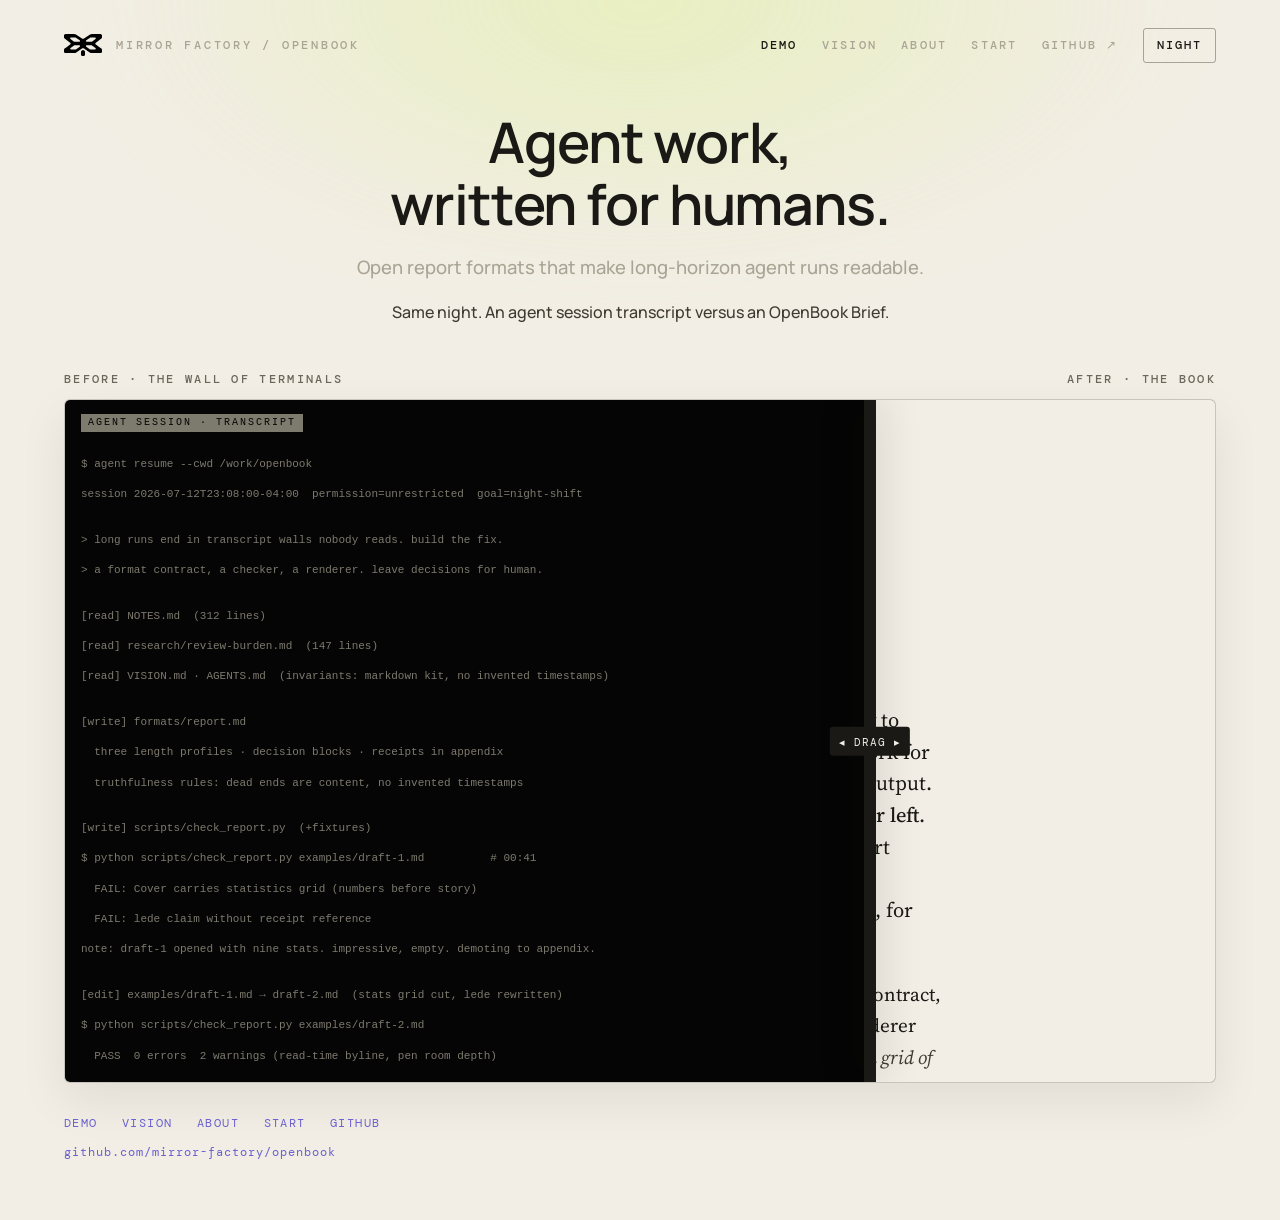
<file: docs/index.html>
<!DOCTYPE html>
<html lang="en" data-theme="light">
<head>
  <meta charset="utf-8">
  <meta name="viewport" content="width=device-width, initial-scale=1, viewport-fit=cover">
  <title>OpenBook · before / after</title>
  <meta name="description" content="Same night. An agent session transcript versus an OpenBook Brief.">
  <meta property="og:title" content="OpenBook">
  <meta property="og:description" content="Agent work, written for humans.">
  <meta property="og:type" content="website">
  <meta property="og:url" content="https://mirror-factory.github.io/openbook/">
  <meta property="og:image" content="https://mirror-factory.github.io/openbook/assets/og-card.png">
  <meta property="og:image:width" content="1200">
  <meta property="og:image:height" content="630">
  <meta name="twitter:card" content="summary_large_image">
  <meta name="twitter:title" content="OpenBook">
  <meta name="twitter:description" content="Agent work, written for humans.">
  <meta name="twitter:image" content="https://mirror-factory.github.io/openbook/assets/og-card.png">
  <link rel="preconnect" href="https://fonts.googleapis.com">
  <link rel="preconnect" href="https://fonts.gstatic.com" crossorigin>
  <link rel="stylesheet" href="https://fonts.googleapis.com/css2?family=DM+Mono:wght@400;500&family=Manrope:wght@500;600;700&family=Source+Serif+4:ital,opsz,wght@0,8..60,400;0,8..60,600;1,8..60,400&display=swap">
  <link rel="stylesheet" href="demo.css?v=iframe-links">
</head>
<body>
  <header class="top">
    <div class="chrome">
      <a class="brand-row" href="index.html">
        <img class="logo-day" src="assets/logo/mf-icon-true_black.svg" alt="">
        <img class="logo-night" src="assets/logo/mf-icon-true_white.svg" alt="" hidden>
        <span class="brand-mark"><span class="brand-full">Mirror Factory / OpenBook</span><span class="brand-short">OpenBook</span></span>
      </a>
      <div class="chrome-actions">
        <a class="nav-link" href="index.html" aria-current="page">Demo</a>
        <a class="nav-link" href="vision.html">Vision</a>
        <a class="nav-link" href="about.html">About</a>
        <a class="nav-link" href="start.html">Start</a>
        <a class="nav-link" href="https://github.com/mirror-factory/openbook">GitHub ↗</a>
        <button type="button" class="theme-toggle" id="theme-toggle" aria-pressed="false">Night</button>
      </div>
    </div>
    <div class="hero">
      <h1 class="logo">Agent work, written for humans.</h1>
      <p class="tag">Open report formats that make long-horizon agent runs readable.</p>
      <p class="lede">Same night. An agent session transcript versus an OpenBook Brief.</p>
    </div>
  </header>

  <section class="stage" aria-label="Before and after comparison">
    <div class="labels">
      <span>Before · the wall of terminals</span>
      <span>After · the book</span>
    </div>
    <div class="compare" id="compare">
      <iframe class="pane pane-before" id="pane-before" title="Status dump before" src="assets/generated/before.html"></iframe>
      <iframe class="pane pane-after" id="pane-after" title="OpenBook Brief after" src="assets/generated/after-brief.html"></iframe>
      <div class="handle" id="handle" role="slider" tabindex="0"
           aria-valuemin="0" aria-valuemax="100" aria-valuenow="70"
           aria-label="Reveal OpenBook Brief over the status dump">
        <span class="grip" aria-hidden="true">◂ Drag ▸</span>
      </div>
    </div>
    <label class="range-wrap visually-hidden">
      <span>Comparison slider</span>
      <input type="range" id="slider" min="0" max="100" value="70" aria-hidden="true" tabindex="-1">
    </label>
  </section>

  <footer class="foot">
    <nav class="foot-nav" aria-label="Site">
      <a href="index.html" aria-current="page">Demo</a>
      <a href="vision.html">Vision</a>
      <a href="about.html">About</a>
      <a href="start.html">Start</a>
      <a href="https://github.com/mirror-factory/openbook">GitHub</a>
    </nav>
    <p><a href="https://github.com/mirror-factory/openbook">github.com/mirror-factory/openbook</a></p>
  </footer>

  <script src="demo.js?v=iframe-links"></script>
</body>
</html>
</file>
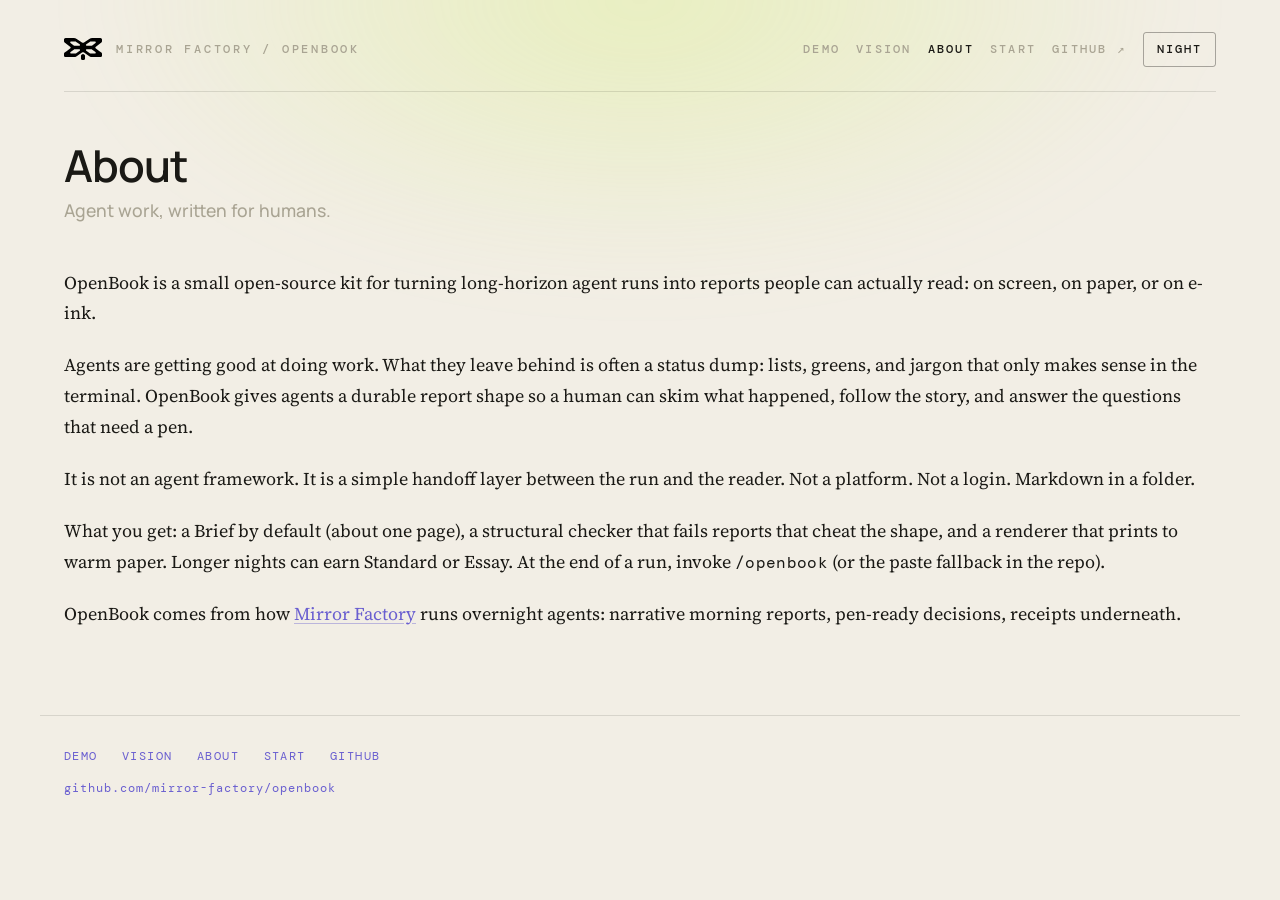
<file: docs/about.html>
<!DOCTYPE html>
<html lang="en" data-theme="light">
<head>
  <meta charset="utf-8">
  <meta name="viewport" content="width=device-width, initial-scale=1, viewport-fit=cover">
  <title>OpenBook · About</title>
  <meta name="description" content="OpenBook is a small open-source kit for turning long-horizon agent runs into reports people can read.">
  <meta property="og:title" content="OpenBook · About">
  <meta property="og:description" content="Agent work, written for humans.">
  <meta property="og:type" content="website">
  <meta property="og:url" content="https://mirror-factory.github.io/openbook/about.html">
  <meta property="og:image" content="https://mirror-factory.github.io/openbook/assets/og-card.png">
  <meta name="twitter:card" content="summary_large_image">
  <link rel="preconnect" href="https://fonts.googleapis.com">
  <link rel="preconnect" href="https://fonts.gstatic.com" crossorigin>
  <link rel="stylesheet" href="https://fonts.googleapis.com/css2?family=DM+Mono:wght@400;500&family=Manrope:wght@500;600;700&family=Source+Serif+4:ital,opsz,wght@0,8..60,400;0,8..60,600;1,8..60,400&display=swap">
  <link rel="stylesheet" href="demo.css?v=mobile-foldable">
</head>
<body class="reading">
  <header class="top">
    <div class="chrome">
      <a class="brand-row" href="index.html">
        <img class="logo-day" src="assets/logo/mf-icon-true_black.svg" alt="">
        <img class="logo-night" src="assets/logo/mf-icon-true_white.svg" alt="" hidden>
        <span class="brand-mark"><span class="brand-full">Mirror Factory / OpenBook</span><span class="brand-short">OpenBook</span></span>
      </a>
      <div class="chrome-actions">
        <a class="nav-link" href="index.html">Demo</a>
        <a class="nav-link" href="vision.html">Vision</a>
        <a class="nav-link" href="about.html" aria-current="page">About</a>
        <a class="nav-link" href="start.html">Start</a>
        <a class="nav-link" href="https://github.com/mirror-factory/openbook">GitHub ↗</a>
        <button type="button" class="theme-toggle" id="theme-toggle" aria-pressed="false">Night</button>
      </div>
    </div>
  </header>

  <main class="page">
    <article class="prose">
      <h1>About</h1>
      <p class="tagline">Agent work, written for humans.</p>

      <p>OpenBook is a small open-source kit for turning long-horizon agent runs into reports people can actually read: on screen, on paper, or on e-ink.</p>

      <p>Agents are getting good at doing work. What they leave behind is often a status dump: lists, greens, and jargon that only makes sense in the terminal. OpenBook gives agents a durable report shape so a human can skim what happened, follow the story, and answer the questions that need a pen.</p>

      <p>It is not an agent framework. It is a simple handoff layer between the run and the reader. Not a platform. Not a login. Markdown in a folder.</p>

      <p>What you get: a Brief by default (about one page), a structural checker that fails reports that cheat the shape, and a renderer that prints to warm paper. Longer nights can earn Standard or Essay. At the end of a run, invoke <code>/openbook</code> (or the paste fallback in the repo).</p>

      <p>OpenBook comes from how <a href="https://www.mirrorfactory.com">Mirror Factory</a> runs overnight agents: narrative morning reports, pen-ready decisions, receipts underneath.</p>
    </article>
  </main>

  <footer class="foot">
    <nav class="foot-nav" aria-label="Site">
      <a href="index.html">Demo</a>
      <a href="vision.html">Vision</a>
      <a href="about.html" aria-current="page">About</a>
      <a href="start.html">Start</a>
      <a href="https://github.com/mirror-factory/openbook">GitHub</a>
    </nav>
    <p><a href="https://github.com/mirror-factory/openbook">github.com/mirror-factory/openbook</a></p>
  </footer>

  <script src="demo.js"></script>
</body>
</html>
</file>
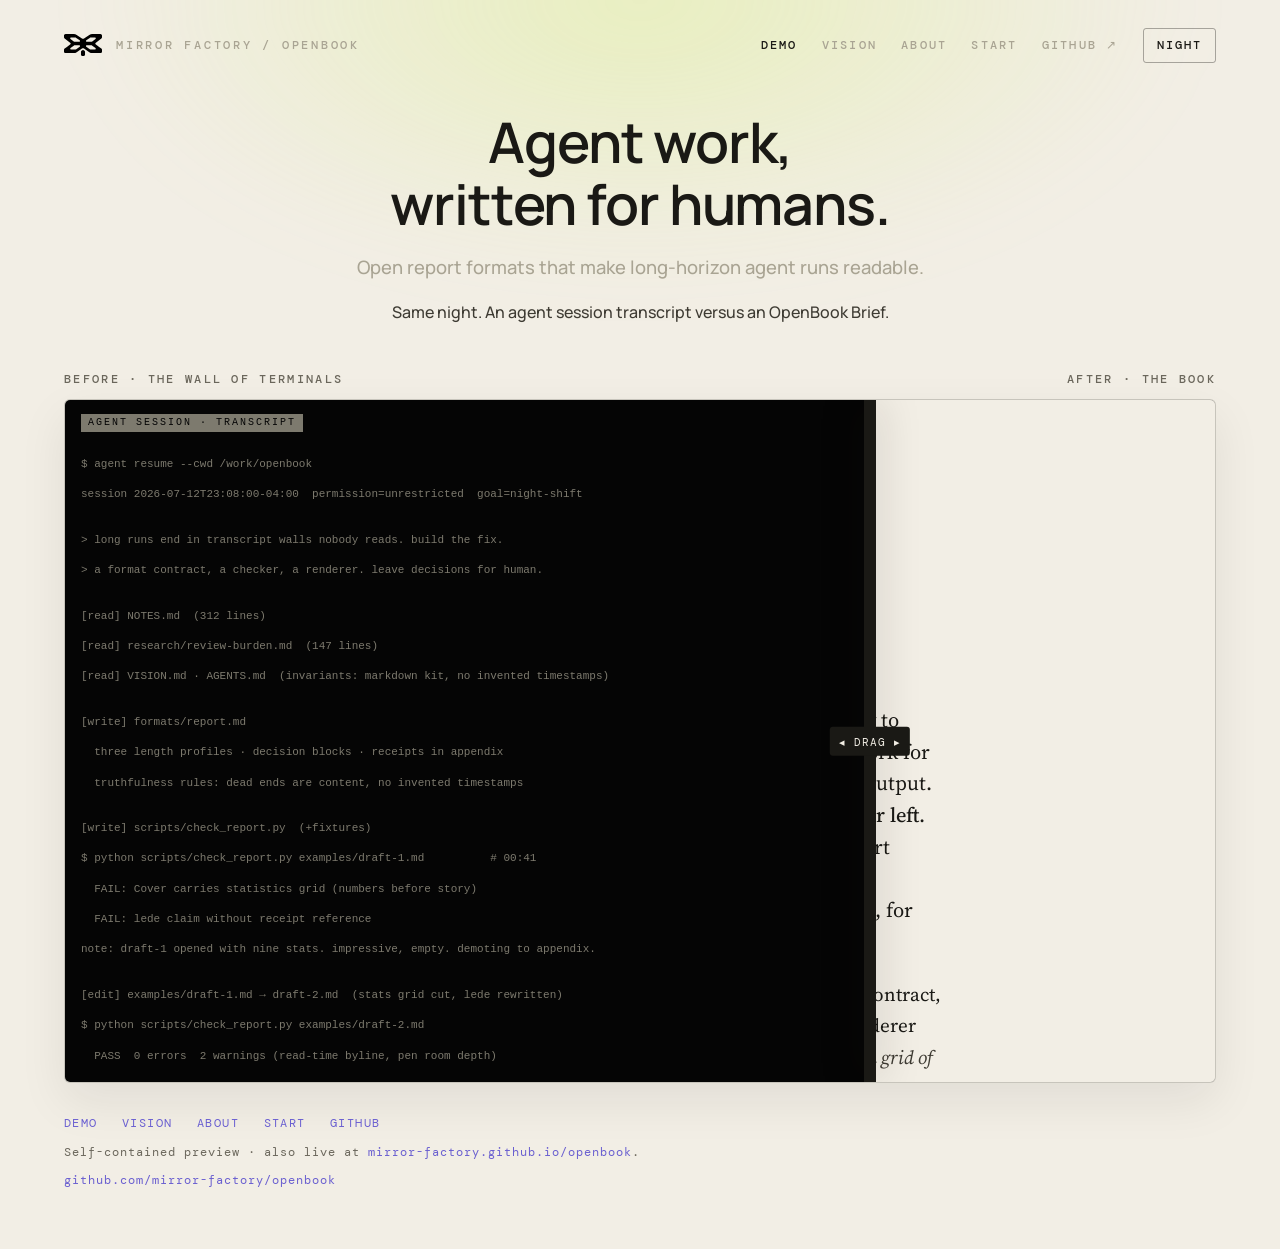
<file: docs/openbook-demo.html>
<!DOCTYPE html>
<html lang="en" data-theme="light">
<head>
  <meta charset="utf-8">
  <meta name="viewport" content="width=device-width, initial-scale=1">
  <title>OpenBook · before / after</title>
  <link rel="preconnect" href="https://fonts.googleapis.com">
<link rel="preconnect" href="https://fonts.gstatic.com" crossorigin>
<link rel="stylesheet" href="https://fonts.googleapis.com/css2?family=DM+Mono:wght@400;500&family=Manrope:wght@500;600;700&family=Source+Serif+4:ital,opsz,wght@0,8..60,400;0,8..60,600;1,8..60,400&display=swap">

  <style>
/* OpenBook demo chrome. Tokens extracted from OpenBook Surfaces 2G / Shift. */

:root {
  --paper: #F2EEE5;
  --dune: #E7E4D8;
  --ink: #1A1915;
  --muted: #6B675C;
  --body-muted: #3E3B33;
  --soft: #A9A493;
  --night: #0A0A09;
  --night-ink: #E7E4D8;
  --night-muted: #7D7A6E;
  --night-soft: #A9A493;
  --night-dim: #55534A;
  --signal: #F54C26;
  --pulse: #CEF25A;
  --link: #6A5FD0;
  --link-night: #CEF25A;
  --field: #818C64;
  --dump: #050505;
  --max: 1200px;
  --page-pad-x: clamp(1.125rem, 4.8vw, 1.5rem);
  --page-pad-y: clamp(1.25rem, 3.5vw, 1.75rem);
  --font-display: "Manrope", system-ui, sans-serif;
  --font-mono: "DM Mono", ui-monospace, monospace;
  --font-serif: "Source Serif 4", Georgia, serif;
}

* { box-sizing: border-box; }

html, body {
  margin: 0;
  padding: 0;
}

body {
  font-family: var(--font-display);
  color: var(--ink);
  background: var(--paper);
  min-height: 100vh;
  position: relative;
  text-rendering: optimizeLegibility;
  -webkit-font-smoothing: antialiased;
}

body::before {
  content: "";
  position: fixed;
  top: -300px;
  left: 50%;
  transform: translateX(-50%);
  width: 1200px;
  height: 600px;
  background: radial-gradient(
    ellipse at center,
    rgba(206, 242, 90, 0.28) 0%,
    rgba(206, 242, 90, 0) 65%
  );
  filter: blur(40px);
  pointer-events: none;
  z-index: 0;
}

body > * {
  position: relative;
  z-index: 1;
}

html[data-theme="night"] body {
  color: var(--night-ink);
  background: var(--night);
}

html[data-theme="night"] body::before {
  background: radial-gradient(
    ellipse at center,
    rgba(129, 140, 100, 0.25) 0%,
    rgba(129, 140, 100, 0) 65%
  );
}

.top {
  max-width: var(--max);
  margin: 0 auto;
  padding: var(--page-pad-y) var(--page-pad-x) 0.5rem;
}

.chrome {
  display: flex;
  justify-content: space-between;
  align-items: center;
  gap: 1.25rem;
  flex-wrap: wrap;
}

.brand-row {
  display: flex;
  align-items: center;
  gap: 0.9rem;
  text-decoration: none;
  color: inherit;
}

.brand-row img {
  height: 22px;
  width: auto;
  display: block;
}

.brand-row img[hidden] {
  display: none;
}

.brand-mark {
  font-family: var(--font-mono);
  font-size: 0.78rem;
  font-weight: 500;
  letter-spacing: 0.22em;
  color: var(--soft);
  text-transform: uppercase;
}

.brand-short {
  display: none;
}

html[data-theme="night"] .brand-mark {
  color: var(--night-soft);
}

.chrome-actions {
  display: flex;
  align-items: center;
  gap: 1.5rem;
  font-family: var(--font-mono);
  font-size: 0.78rem;
  font-weight: 500;
  letter-spacing: 0.18em;
  text-transform: uppercase;
  color: var(--soft);
}

html[data-theme="night"] .chrome-actions {
  color: var(--night-soft);
}

.chrome-actions a {
  color: inherit;
  text-decoration: none;
}

.chrome-actions a:hover,
.chrome-actions a[aria-current="page"] {
  color: var(--ink);
}

html[data-theme="night"] .chrome-actions a:hover,
html[data-theme="night"] .chrome-actions a[aria-current="page"] {
  color: var(--night-ink);
}

.theme-toggle {
  font-family: var(--font-mono);
  font-size: 0.72rem;
  font-weight: 500;
  letter-spacing: 0.16em;
  text-transform: uppercase;
  color: var(--ink);
  background: transparent;
  border: 1px solid rgba(26, 25, 21, 0.35);
  border-radius: 3px;
  padding: 0.55rem 0.85rem;
  cursor: pointer;
}

.theme-toggle:hover {
  background: var(--dune);
}

html[data-theme="night"] .theme-toggle {
  color: var(--night-ink);
  border-color: rgba(231, 228, 216, 0.4);
}

html[data-theme="night"] .theme-toggle:hover {
  background: rgba(231, 228, 216, 0.08);
}

.hero {
  text-align: center;
  padding: 3rem 0 2.25rem;
  display: flex;
  flex-direction: column;
  align-items: center;
  gap: 1.15rem;
}

.logo {
  font-family: var(--font-display);
  font-size: clamp(1.65rem, 5.2vw + 0.5rem, 3.5rem);
  font-weight: 600;
  letter-spacing: -0.02em;
  line-height: 1.12;
  color: var(--ink);
  margin: 0;
  max-width: 20ch;
  text-wrap: balance;
}

html[data-theme="night"] .logo {
  color: #F2EEE5;
}

.tag {
  margin: 0;
  max-width: 42rem;
  font-family: var(--font-display);
  font-weight: 500;
  font-size: 1.15rem;
  line-height: 1.5;
  color: var(--soft);
}

html[data-theme="night"] .tag {
  color: var(--night-soft);
}

.lede {
  margin: 0;
  max-width: 36rem;
  font-family: var(--font-display);
  font-weight: 500;
  font-size: 1rem;
  line-height: 1.5;
  color: var(--body-muted);
}

html[data-theme="night"] .lede {
  color: var(--night-soft);
}

.stage {
  max-width: var(--max);
  margin: 0.25rem auto 2rem;
  padding: 0 var(--page-pad-x);
}

.labels {
  display: flex;
  justify-content: space-between;
  align-items: center;
  gap: 1rem;
  font-family: var(--font-mono);
  font-size: 0.72rem;
  font-weight: 500;
  letter-spacing: 0.2em;
  text-transform: uppercase;
  color: var(--muted);
  margin-bottom: 0.75rem;
}

html[data-theme="night"] .labels {
  color: var(--night-dim);
}

.compare {
  position: relative;
  height: min(76vh, 860px);
  border: 1px solid rgba(26, 25, 21, 0.2);
  border-radius: 6px;
  overflow: hidden;
  background: var(--paper);
  box-shadow: 0 18px 48px rgba(26, 25, 21, 0.08);
}

html[data-theme="night"] .compare {
  border-color: rgba(231, 228, 216, 0.2);
  background: var(--dump);
  box-shadow: 0 18px 48px rgba(0, 0, 0, 0.35);
}

.pane {
  position: absolute;
  inset: 0;
  width: 100%;
  height: 100%;
  border: 0;
  background: var(--paper);
}

html[data-theme="night"] .pane-before {
  background: var(--dump);
}

.pane-before { z-index: 1; }

.pane-after {
  z-index: 2;
  clip-path: inset(0 0 0 var(--pos, 70%));
}

.handle {
  position: absolute;
  top: 0;
  bottom: 0;
  left: var(--pos, 70%);
  width: 48px;
  margin-left: -24px;
  z-index: 4;
  cursor: ew-resize;
  touch-action: none;
  user-select: none;
  background: transparent;
}

.handle::before {
  content: "";
  position: absolute;
  top: 0;
  bottom: 0;
  left: 50%;
  width: 12px;
  margin-left: -6px;
  background: var(--ink);
  box-shadow: 0 0 40px rgba(26, 25, 21, 0.25);
  pointer-events: none;
}

html[data-theme="night"] .handle::before {
  background: var(--dune);
  box-shadow: 0 0 40px rgba(231, 228, 216, 0.3);
}

.grip {
  position: absolute;
  top: 50%;
  left: 50%;
  transform: translate(-50%, -50%);
  min-width: 4.5rem;
  height: auto;
  padding: 0.45rem 0.55rem;
  border-radius: 3px;
  border: 0;
  background: var(--ink);
  color: var(--paper);
  font-family: var(--font-mono);
  font-size: 0.68rem;
  letter-spacing: 0.1em;
  text-transform: uppercase;
  white-space: nowrap;
  box-shadow: none;
  pointer-events: none;
}

html[data-theme="night"] .grip {
  background: var(--dune);
  color: var(--night);
}

.compare.is-dragging {
  cursor: ew-resize;
  user-select: none;
}

.compare.is-dragging .pane {
  pointer-events: none;
}

.grip::before,
.grip::after {
  content: none;
}

.range-wrap {
  display: block;
  margin: 0;
}

.visually-hidden {
  position: absolute;
  width: 1px;
  height: 1px;
  padding: 0;
  margin: -1px;
  overflow: hidden;
  clip: rect(0, 0, 0, 0);
  border: 0;
}

.foot {
  max-width: var(--max);
  margin: 0 auto;
  padding: 0 var(--page-pad-x) 3rem;
  font-family: var(--font-mono);
  font-size: 0.78rem;
  letter-spacing: 0.08em;
  color: var(--muted);
}

html[data-theme="night"] .foot {
  color: var(--night-muted);
}

.foot a {
  color: var(--link);
  text-decoration: none;
}

html[data-theme="night"] .foot a {
  color: var(--link-night);
}

.foot a:hover {
  text-decoration: underline;
  text-decoration-color: currentColor;
  text-underline-offset: 0.14em;
}

.foot-nav {
  display: flex;
  flex-wrap: wrap;
  gap: 1rem 1.5rem;
  margin: 0 0 0.75rem;
}

.foot-nav a {
  letter-spacing: 0.12em;
  text-transform: uppercase;
}

/* Reading pages (Vision, About, Start): same column width as the demo */
body.reading .top,
body.reading .page,
body.reading .foot {
  max-width: var(--max);
  margin-left: auto;
  margin-right: auto;
  padding-left: var(--page-pad-x);
  padding-right: var(--page-pad-x);
}

body.reading .top {
  padding-top: 2rem;
  padding-bottom: 0;
}

body.reading .chrome {
  gap: 1rem;
  padding-bottom: 1.5rem;
  border-bottom: 1px solid rgba(26, 25, 21, 0.12);
}

html[data-theme="night"] body.reading .chrome {
  border-bottom-color: rgba(231, 228, 216, 0.15);
}

body.reading .chrome-actions {
  gap: 1rem;
}

body.reading .page {
  padding-top: 3rem;
  padding-bottom: 4rem;
}

body.reading .foot {
  padding-top: 2rem;
  padding-bottom: 3rem;
  border-top: 1px solid rgba(26, 25, 21, 0.12);
}

html[data-theme="night"] body.reading .foot {
  border-top-color: rgba(231, 228, 216, 0.15);
}

body.reading .foot-nav {
  margin-bottom: 1rem;
}

.prose {
  max-width: none;
  margin: 0;
  font-family: var(--font-serif);
  font-size: 1.125rem;
  line-height: 1.7;
  color: var(--ink);
}

html[data-theme="night"] .prose {
  color: var(--night-ink);
}

.prose h1 {
  font-family: var(--font-display);
  font-size: clamp(2rem, 5vw, 2.75rem);
  font-weight: 600;
  letter-spacing: -0.02em;
  line-height: 1.15;
  margin: 0 0 0.5rem;
}

.prose .tagline {
  font-family: var(--font-display);
  font-size: 1.1rem;
  font-weight: 500;
  line-height: 1.45;
  color: var(--soft);
  margin: 0 0 2.75rem;
}

html[data-theme="night"] .prose .tagline {
  color: var(--night-soft);
}

.prose p {
  margin: 0 0 1.35rem;
}

.prose a {
  color: var(--link);
  text-decoration: underline;
  text-decoration-color: rgba(106, 95, 208, 0.4);
  text-underline-offset: 0.14em;
}

html[data-theme="night"] .prose a {
  color: var(--link-night);
  text-decoration-color: rgba(206, 242, 90, 0.45);
}

.prose a:hover {
  text-decoration-color: currentColor;
}

.prose .stanza {
  margin: 0 0 2.5rem;
}

.prose .stanza p {
  margin: 0 0 0.4rem;
}

.prose .indent-ital {
  padding-left: 1.5rem;
  font-style: italic;
}

.prose .stanza p:last-child {
  margin-bottom: 0;
}

.prose strong {
  font-weight: 600;
}

.prose code {
  font-family: var(--font-mono);
  font-size: 0.88em;
  letter-spacing: 0.02em;
}

.prose .closing {
  font-family: var(--font-display);
  font-size: 1.35rem;
  font-weight: 600;
  line-height: 1.3;
  margin: 0.85rem 0 0;
}

.prose .note {
  font-family: var(--font-mono);
  font-size: 0.78rem;
  letter-spacing: 0.04em;
  line-height: 1.6;
  color: var(--muted);
  margin: 3.5rem 0 0;
  padding-top: 1.75rem;
  border-top: 1px solid rgba(26, 25, 21, 0.12);
}

html[data-theme="night"] .prose .note {
  color: var(--night-muted);
  border-top-color: rgba(231, 228, 216, 0.15);
}

.prose .start-code {
  margin: 0.75rem 0 1.5rem;
  padding: 0.85rem 1rem;
  font-family: var(--font-mono);
  font-size: 0.82rem;
  line-height: 1.5;
  letter-spacing: 0;
  text-transform: none;
  color: var(--ink);
  background: rgba(26, 25, 21, 0.04);
  border: 1px solid rgba(26, 25, 21, 0.12);
  border-radius: 3px;
  overflow-x: auto;
  white-space: pre;
}

html[data-theme="night"] .prose .start-code {
  color: var(--night-ink);
  background: rgba(231, 228, 216, 0.06);
  border-color: rgba(231, 228, 216, 0.18);
}

.prose .start-code code {
  font-size: inherit;
  color: inherit;
}

/* Phones and fold cover screens (Galaxy Z Fold3 outer ~280–360px) */
@media (max-width: 480px) {
  :root {
    --page-pad-x: clamp(1.25rem, 6vw, 1.5rem);
  }

  .chrome {
    flex-direction: column;
    align-items: stretch;
    gap: 1rem;
  }

  .brand-row {
    justify-content: center;
  }

  .brand-mark {
    font-size: 0.72rem;
    letter-spacing: 0.16em;
  }

  .brand-full {
    display: none;
  }

  .brand-short {
    display: inline;
  }

  .chrome-actions {
    display: grid;
    grid-template-columns: repeat(3, minmax(0, 1fr));
    gap: 0.5rem 0.35rem;
    width: 100%;
    justify-items: center;
    font-size: 0.68rem;
    letter-spacing: 0.12em;
  }

  .chrome-actions .theme-toggle {
    justify-self: stretch;
    width: 100%;
    padding: 0.5rem 0.35rem;
    text-align: center;
  }

  .hero {
    padding: 1.75rem 0 1.5rem;
    gap: 0.9rem;
  }

  .logo {
    max-width: none;
    font-size: clamp(1.5rem, 7.5vw, 1.85rem);
    line-height: 1.15;
  }

  .tag {
    font-size: 1rem;
    line-height: 1.45;
    max-width: none;
    padding: 0 0.25rem;
  }

  .lede {
    font-size: 0.95rem;
    max-width: none;
    padding: 0 0.25rem;
  }

  .labels {
    flex-direction: column;
    align-items: flex-start;
    gap: 0.35rem;
    letter-spacing: 0.14em;
    font-size: 0.66rem;
  }

  .compare {
    height: min(72vh, 720px);
    border-radius: 4px;
  }

  .pane-after {
    clip-path: inset(var(--pos, 50%) 0 0 0);
  }

  .handle {
    top: var(--pos, 50%);
    left: 0;
    right: 0;
    bottom: auto;
    width: auto;
    height: 44px;
    margin-left: 0;
    margin-top: -22px;
    cursor: ns-resize;
  }

  .handle::before {
    top: 50%;
    bottom: auto;
    left: 0;
    right: 0;
    width: auto;
    height: 10px;
    margin-left: 0;
    margin-top: -5px;
  }

  .compare.is-dragging {
    cursor: ns-resize;
  }

  .grip {
    min-width: auto;
    font-size: 0;
    letter-spacing: 0.06em;
    padding: 0.35rem 0.4rem;
  }

  .grip::before {
    content: "▴ Drag ▾";
    font-size: 0.58rem;
  }

  .foot {
    padding-bottom: calc(2.5rem + env(safe-area-inset-bottom, 0px));
  }

  .foot-nav {
    gap: 0.65rem 1rem;
    font-size: 0.72rem;
  }

  .foot p {
    overflow-wrap: anywhere;
    line-height: 1.5;
  }

  body.reading .page {
    padding-top: 2rem;
    padding-bottom: 2.5rem;
  }

  .prose {
    font-size: 1.02rem;
    line-height: 1.62;
  }

  .prose h1 {
    font-size: clamp(1.65rem, 7vw, 2rem);
    text-wrap: balance;
  }

  .prose .tagline {
    font-size: 1rem;
    margin-bottom: 1.75rem;
  }

  .prose .indent-ital {
    padding-left: 1rem;
  }

  .prose .start-code {
    font-size: 0.76rem;
    padding: 0.75rem 0.85rem;
    margin-left: -0.15rem;
    margin-right: -0.15rem;
  }
}

/* Standard mobile */
@media (max-width: 640px) {
  .compare { height: 70vh; }
  .top { padding-top: 1.25rem; }
  .hero { padding-top: 2rem; }
  .prose .tagline {
    margin-bottom: 2rem;
  }
  .prose .stanza {
    margin-bottom: 2rem;
  }
}

/* Fold inner display and small tablets */
@media (min-width: 481px) and (max-width: 900px) {
  .chrome-actions {
    flex-wrap: wrap;
    gap: 0.85rem 1.15rem;
    justify-content: flex-end;
  }

  .logo {
    max-width: none;
    text-wrap: balance;
  }

  .hero {
    padding-left: 0.5rem;
    padding-right: 0.5rem;
  }
}

  </style>
</head>
<body>
  <header class="top">
    <div class="chrome">
      <a class="brand-row" href="https://mirror-factory.github.io/openbook/">
        <img class="logo-day" src="data:image/svg+xml;charset=utf-8,%3Csvg%20width%3D%221000%22%20height%3D%22583%22%20viewBox%3D%220%200%201000%20583%22%20fill%3D%22none%22%20xmlns%3D%22http%3A//www.w3.org/2000/svg%22%3E%0A%3Cpath%20d%3D%22M500%20424.068C504.824%20424.068%20509.782%20425.789%20515.127%20429.472L539.833%20446.502C548.179%20452.254%20553.169%20461.77%20553.169%20471.941V552.15C553.169%20569.185%20539.427%20582.996%20522.477%20582.996H477.523C460.573%20582.995%20446.835%20569.185%20446.835%20552.15V471.941C446.835%20461.77%20451.821%20452.254%20460.167%20446.502L484.877%20429.472C490.221%20425.79%20495.177%20424.069%20500%20424.068Z%22%20fill%3D%22black%22%3E%3C/path%3E%0A%3Cpath%20fill-rule%3D%22evenodd%22%20clip-rule%3D%22evenodd%22%20d%3D%22M256.777%200L259.37%200.0238408C286.134%200.534278%20312.181%208.9375%20334.261%2024.2143L473.419%20120.495C489.426%20131.57%20510.574%20131.57%20526.581%20120.495L665.739%2024.2143C688.531%208.44459%20715.552%200.000149754%20743.223%200H957.589C981.012%200%201000%2019.0834%201000%2042.6234V85.66C1000%2099.158%20993.638%20111.86%20982.849%20119.899L924.326%20163.508L924.283%20163.544L831.264%20236.477C826.511%20240.204%20824.111%20246.418%20823.697%20252.558L823.689%20252.709L823.697%20252.86C824.111%20258.999%20826.511%20265.212%20831.264%20268.94L924.283%20341.873L924.326%20341.909L982.849%20385.518C993.637%20393.557%201000%20406.256%201000%20419.753V462.794C1000%20486.334%20981.012%20505.417%20957.589%20505.417H743.223C715.552%20505.417%20688.531%20496.973%20665.739%20481.203L526.581%20384.922C510.573%20373.846%20489.427%20373.846%20473.419%20384.922L334.261%20481.203C312.181%20496.48%20286.134%20504.883%20259.37%20505.393L256.777%20505.417H42.4113C18.9884%20505.417%200%20486.334%200%20462.794V419.753C0.000195788%20406.255%206.36291%20393.557%2017.1511%20385.518L75.6737%20341.909L75.7172%20341.873L168.736%20268.94C173.489%20265.212%20175.885%20258.998%20176.299%20252.86L176.311%20252.709L176.299%20252.558C175.885%20246.419%20173.489%20240.205%20168.736%20236.477L75.7172%20163.544L75.6737%20163.508L17.1511%20119.899C6.36264%20111.86%200%2099.158%200%2085.66V42.6234C0%2019.0834%2018.9884%200%2042.4113%200H256.777ZM283.923%20300.887C274.219%20300.887%20264.751%20303.914%20256.832%20309.549L171.484%20370.283L171.46%20370.299L171.44%20370.315C164.444%20375.551%20162.535%20385.34%20163.96%20393.441C165.364%20401.422%20170.399%20409.414%20178.94%20409.414H296.187C305.471%20409.414%20314.547%20406.645%20322.262%20401.455L413.157%20340.312L413.181%20340.292C420.431%20335.263%20422.492%20325.372%20421.144%20317.166C420.458%20312.999%20418.865%20309.003%20416.379%20305.997C413.865%20302.956%20410.383%20300.887%20406.108%20300.887H283.923ZM593.892%20300.887C589.617%20300.887%20586.135%20302.956%20583.621%20305.997C581.135%20309.003%20579.542%20312.999%20578.856%20317.166C577.508%20325.372%20579.569%20335.263%20586.819%20340.292L586.843%20340.312L677.738%20401.455C685.453%20406.645%20694.529%20409.414%20703.813%20409.414H821.06C829.601%20409.414%20834.636%20401.422%20836.04%20393.441C837.465%20385.34%20835.556%20375.551%20828.56%20370.315L828.54%20370.299L828.516%20370.283L743.168%20309.549C735.249%20303.914%20725.784%20300.887%20716.081%20300.887H593.892ZM178.94%2096.0029C170.399%2096.0034%20165.364%20103.995%20163.96%20111.976C162.535%20120.077%20164.444%20129.866%20171.44%20135.102L171.46%20135.118L171.484%20135.134L256.832%20195.868C264.751%20201.503%20274.219%20204.53%20283.923%20204.53H406.108C410.383%20204.53%20413.865%20202.461%20416.379%20199.42C418.865%20196.414%20420.458%20192.418%20421.144%20188.251C422.492%20180.045%20420.431%20170.154%20413.181%20165.125L413.157%20165.106L322.262%20103.962C314.547%2098.7723%20305.471%2096.003%20296.187%2096.0029H178.94ZM703.813%2096.0029C694.529%2096.003%20685.453%2098.7723%20677.738%20103.962L586.843%20165.106L586.819%20165.125C579.569%20170.154%20577.508%20180.045%20578.856%20188.251C579.542%20192.418%20581.135%20196.414%20583.621%20199.42C586.135%20202.461%20589.617%20204.53%20593.892%20204.53H716.081C725.784%20204.53%20735.249%20201.503%20743.168%20195.868L828.516%20135.134L828.54%20135.118L828.56%20135.102C835.556%20129.866%20837.465%20120.077%20836.04%20111.976C834.636%20103.995%20829.601%2096.0034%20821.06%2096.0029H703.813Z%22%20fill%3D%22black%22%3E%3C/path%3E%0A%3C/svg%3E" alt="">
        <img class="logo-night" src="data:image/svg+xml;charset=utf-8,%3Csvg%20width%3D%221000%22%20height%3D%22583%22%20viewBox%3D%220%200%201000%20583%22%20fill%3D%22none%22%20xmlns%3D%22http%3A//www.w3.org/2000/svg%22%3E%0A%3Cpath%20d%3D%22M500%20424.068C504.824%20424.068%20509.782%20425.789%20515.127%20429.472L539.833%20446.502C548.179%20452.254%20553.169%20461.77%20553.169%20471.941V552.15C553.169%20569.185%20539.427%20582.996%20522.477%20582.996H477.523C460.573%20582.995%20446.835%20569.185%20446.835%20552.15V471.941C446.835%20461.77%20451.821%20452.254%20460.167%20446.502L484.877%20429.472C490.221%20425.79%20495.177%20424.069%20500%20424.068Z%22%20fill%3D%22white%22%3E%3C/path%3E%0A%3Cpath%20fill-rule%3D%22evenodd%22%20clip-rule%3D%22evenodd%22%20d%3D%22M256.777%200L259.37%200.0238408C286.134%200.534278%20312.181%208.9375%20334.261%2024.2143L473.419%20120.495C489.426%20131.57%20510.574%20131.57%20526.581%20120.495L665.739%2024.2143C688.531%208.44459%20715.552%200.000149754%20743.223%200H957.589C981.012%200%201000%2019.0834%201000%2042.6234V85.66C1000%2099.158%20993.638%20111.86%20982.849%20119.899L924.326%20163.508L924.283%20163.544L831.264%20236.477C826.511%20240.204%20824.111%20246.418%20823.697%20252.558L823.689%20252.709L823.697%20252.86C824.111%20258.999%20826.511%20265.212%20831.264%20268.94L924.283%20341.873L924.326%20341.909L982.849%20385.518C993.637%20393.557%201000%20406.256%201000%20419.753V462.794C1000%20486.334%20981.012%20505.417%20957.589%20505.417H743.223C715.552%20505.417%20688.531%20496.973%20665.739%20481.203L526.581%20384.922C510.573%20373.846%20489.427%20373.846%20473.419%20384.922L334.261%20481.203C312.181%20496.48%20286.134%20504.883%20259.37%20505.393L256.777%20505.417H42.4113C18.9884%20505.417%200%20486.334%200%20462.794V419.753C0.000195788%20406.255%206.36291%20393.557%2017.1511%20385.518L75.6737%20341.909L75.7172%20341.873L168.736%20268.94C173.489%20265.212%20175.885%20258.998%20176.299%20252.86L176.311%20252.709L176.299%20252.558C175.885%20246.419%20173.489%20240.205%20168.736%20236.477L75.7172%20163.544L75.6737%20163.508L17.1511%20119.899C6.36264%20111.86%200%2099.158%200%2085.66V42.6234C0%2019.0834%2018.9884%200%2042.4113%200H256.777ZM283.923%20300.887C274.219%20300.887%20264.751%20303.914%20256.832%20309.549L171.484%20370.283L171.46%20370.299L171.44%20370.315C164.444%20375.551%20162.535%20385.34%20163.96%20393.441C165.364%20401.422%20170.399%20409.414%20178.94%20409.414H296.187C305.471%20409.414%20314.547%20406.645%20322.262%20401.455L413.157%20340.312L413.181%20340.292C420.431%20335.263%20422.492%20325.372%20421.144%20317.166C420.458%20312.999%20418.865%20309.003%20416.379%20305.997C413.865%20302.956%20410.383%20300.887%20406.108%20300.887H283.923ZM593.892%20300.887C589.617%20300.887%20586.135%20302.956%20583.621%20305.997C581.135%20309.003%20579.542%20312.999%20578.856%20317.166C577.508%20325.372%20579.569%20335.263%20586.819%20340.292L586.843%20340.312L677.738%20401.455C685.453%20406.645%20694.529%20409.414%20703.813%20409.414H821.06C829.601%20409.414%20834.636%20401.422%20836.04%20393.441C837.465%20385.34%20835.556%20375.551%20828.56%20370.315L828.54%20370.299L828.516%20370.283L743.168%20309.549C735.249%20303.914%20725.784%20300.887%20716.081%20300.887H593.892ZM178.94%2096.0029C170.399%2096.0034%20165.364%20103.995%20163.96%20111.976C162.535%20120.077%20164.444%20129.866%20171.44%20135.102L171.46%20135.118L171.484%20135.134L256.832%20195.868C264.751%20201.503%20274.219%20204.53%20283.923%20204.53H406.108C410.383%20204.53%20413.865%20202.461%20416.379%20199.42C418.865%20196.414%20420.458%20192.418%20421.144%20188.251C422.492%20180.045%20420.431%20170.154%20413.181%20165.125L413.157%20165.106L322.262%20103.962C314.547%2098.7723%20305.471%2096.003%20296.187%2096.0029H178.94ZM703.813%2096.0029C694.529%2096.003%20685.453%2098.7723%20677.738%20103.962L586.843%20165.106L586.819%20165.125C579.569%20170.154%20577.508%20180.045%20578.856%20188.251C579.542%20192.418%20581.135%20196.414%20583.621%20199.42C586.135%20202.461%20589.617%20204.53%20593.892%20204.53H716.081C725.784%20204.53%20735.249%20201.503%20743.168%20195.868L828.516%20135.134L828.54%20135.118L828.56%20135.102C835.556%20129.866%20837.465%20120.077%20836.04%20111.976C834.636%20103.995%20829.601%2096.0034%20821.06%2096.0029H703.813Z%22%20fill%3D%22white%22%3E%3C/path%3E%0A%3C/svg%3E" alt="" hidden>
        <span class="brand-mark">Mirror Factory / OpenBook</span>
      </a>
      <div class="chrome-actions">
        <a class="nav-link" href="https://mirror-factory.github.io/openbook/" aria-current="page">Demo</a>
        <a class="nav-link" href="https://mirror-factory.github.io/openbook/vision.html">Vision</a>
        <a class="nav-link" href="https://mirror-factory.github.io/openbook/about.html">About</a>
        <a class="nav-link" href="https://mirror-factory.github.io/openbook/start.html">Start</a>
        <a class="nav-link" href="https://github.com/mirror-factory/openbook">GitHub ↗</a>
        <button type="button" class="theme-toggle" id="theme-toggle" aria-pressed="false">Night</button>
      </div>
    </div>
    <div class="hero">
      <h1 class="logo">Agent work, written for humans.</h1>
      <p class="tag">Open report formats that make long-horizon agent runs readable.</p>
      <p class="lede">Same night. An agent session transcript versus an OpenBook Brief.</p>
    </div>
  </header>

  <section class="stage" aria-label="Before and after comparison">
    <div class="labels">
      <span>Before · the wall of terminals</span>
      <span>After · the book</span>
    </div>
    <div class="compare" id="compare">
      <iframe class="pane pane-before" id="pane-before" title="Status dump before" srcdoc="&lt;!DOCTYPE html&gt;
&lt;html lang=&quot;en&quot;&gt;
&lt;head&gt;
&lt;meta charset=&quot;utf-8&quot;&gt;
&lt;meta name=&quot;viewport&quot; content=&quot;width=device-width, initial-scale=1, viewport-fit=cover&quot;&gt;
&lt;title&gt;Before — agent transcript&lt;/title&gt;
&lt;base target=&quot;_blank&quot;&gt;
&lt;style&gt;

body {
  margin: 0;
  padding: 14px 16px 40px;
  font-family: &quot;DM Mono&quot;, ui-monospace, &quot;Cascadia Mono&quot;, Consolas, &quot;Courier New&quot;, monospace;
  font-size: 11px;
  line-height: 1.38;
  color: #7D7A6E;
  background: #050505;
}
.badge {
  display: inline-block;
  font-size: 10px;
  letter-spacing: 0.2em;
  text-transform: uppercase;
  color: #050505;
  background: #7D7A6E;
  padding: 2px 7px;
  margin-bottom: 10px;
}
.cli {
  margin: 0;
  white-space: pre-wrap;
  word-break: break-word;
}
.cli .ln { display: block; }
.cli .fail { color: #F54C26; }
.cli .ok { color: #CEF25A; }

@media screen and (max-width: 480px) {
  body {
    padding: 10px 12px 28px;
    font-size: 9px;
    line-height: 1.35;
  }
  .badge {
    font-size: 8px;
    letter-spacing: 0.14em;
    padding: 2px 5px;
    margin-bottom: 8px;
  }
}

&lt;/style&gt;
&lt;/head&gt;
&lt;body&gt;
&lt;div class=&quot;badge&quot;&gt;agent session · transcript&lt;/div&gt;
&lt;div class=&quot;cli&quot;&gt;
&lt;span class=&quot;ln&quot;&gt;$ agent resume --cwd /work/openbook&lt;/span&gt;
&lt;span class=&quot;ln&quot;&gt;session 2026-07-12T23:08:00-04:00  permission=unrestricted  goal=night-shift&lt;/span&gt;
&lt;span class=&quot;ln&quot;&gt;&lt;/span&gt;
&lt;span class=&quot;ln&quot;&gt;&amp;gt; long runs end in transcript walls nobody reads. build the fix.&lt;/span&gt;
&lt;span class=&quot;ln&quot;&gt;&amp;gt; a format contract, a checker, a renderer. leave decisions for human.&lt;/span&gt;
&lt;span class=&quot;ln&quot;&gt;&lt;/span&gt;
&lt;span class=&quot;ln&quot;&gt;[read] NOTES.md  (312 lines)&lt;/span&gt;
&lt;span class=&quot;ln&quot;&gt;[read] research/review-burden.md  (147 lines)&lt;/span&gt;
&lt;span class=&quot;ln&quot;&gt;[read] VISION.md · AGENTS.md  (invariants: markdown kit, no invented timestamps)&lt;/span&gt;
&lt;span class=&quot;ln&quot;&gt;&lt;/span&gt;
&lt;span class=&quot;ln&quot;&gt;[write] formats/report.md&lt;/span&gt;
&lt;span class=&quot;ln&quot;&gt;  three length profiles · decision blocks · receipts in appendix&lt;/span&gt;
&lt;span class=&quot;ln&quot;&gt;  truthfulness rules: dead ends are content, no invented timestamps&lt;/span&gt;
&lt;span class=&quot;ln&quot;&gt;&lt;/span&gt;
&lt;span class=&quot;ln&quot;&gt;[write] scripts/check_report.py  (+fixtures)&lt;/span&gt;
&lt;span class=&quot;ln&quot;&gt;$ python scripts/check_report.py examples/draft-1.md          # 00:41&lt;/span&gt;
&lt;span class=&quot;ln&quot;&gt;  FAIL: Cover carries statistics grid (numbers before story)&lt;/span&gt;
&lt;span class=&quot;ln&quot;&gt;  FAIL: lede claim without receipt reference&lt;/span&gt;
&lt;span class=&quot;ln&quot;&gt;note: draft-1 opened with nine stats. impressive, empty. demoting to appendix.&lt;/span&gt;
&lt;span class=&quot;ln&quot;&gt;&lt;/span&gt;
&lt;span class=&quot;ln&quot;&gt;[edit] examples/draft-1.md → draft-2.md  (stats grid cut, lede rewritten)&lt;/span&gt;
&lt;span class=&quot;ln&quot;&gt;$ python scripts/check_report.py examples/draft-2.md&lt;/span&gt;
&lt;span class=&quot;ln&quot;&gt;  PASS  0 errors  2 warnings (read-time byline, pen room depth)&lt;/span&gt;
&lt;span class=&quot;ln&quot;&gt;&lt;/span&gt;
&lt;span class=&quot;ln&quot;&gt;[write] render/report.css   (warm paper, Source Serif 4, pen rooms print-only)&lt;/span&gt;
&lt;span class=&quot;ln&quot;&gt;$ python scripts/render_report.py examples/draft-2.md         # 01:30&lt;/span&gt;
&lt;span class=&quot;ln&quot;&gt;  WARN: pen rooms clipped at US Letter margin&lt;/span&gt;
&lt;span class=&quot;ln&quot;&gt;[edit] render/report.css  (print styles last in cascade)&lt;/span&gt;
&lt;span class=&quot;ln&quot;&gt;  fixed. screen overrides can no longer break PDF.&lt;/span&gt;
&lt;span class=&quot;ln&quot;&gt;  commit lineage later: &amp;quot;Fix the blank page after the cover: one break between blocks&amp;quot;&lt;/span&gt;
&lt;span class=&quot;ln&quot;&gt;&lt;/span&gt;
&lt;span class=&quot;ln&quot;&gt;[write] docs/index.html  (before/after wipe demo)&lt;/span&gt;
&lt;span class=&quot;ln&quot;&gt;[test] wipe handle drag                                        # 02:14&lt;/span&gt;
&lt;span class=&quot;ln&quot;&gt;  handle surrenders drag to iframe underneath. investigating.&lt;/span&gt;
&lt;span class=&quot;ln&quot;&gt;  pointer-events on panes? capture on handle? both?&lt;/span&gt;
&lt;span class=&quot;ln&quot;&gt;  ... 02:41 still dropping at pane boundary&lt;/span&gt;
&lt;span class=&quot;ln&quot;&gt;  ... 03:02 setPointerCapture on handle, panes inert during drag&lt;/span&gt;
&lt;span class=&quot;ln&quot;&gt;  fixed 03:19. one hour gone. logging it.&lt;/span&gt;
&lt;span class=&quot;ln&quot;&gt;&lt;/span&gt;
&lt;span class=&quot;ln&quot;&gt;$ python scripts/build_demo.py&lt;/span&gt;
&lt;span class=&quot;ln&quot;&gt;  panes regenerated from example pack · scroll sync ok&lt;/span&gt;
&lt;span class=&quot;ln&quot;&gt;&lt;/span&gt;
&lt;span class=&quot;ln&quot;&gt;$ pnpm exec vitest run scripts 2&amp;gt;&amp;amp;1 | tail -3&lt;/span&gt;
&lt;span class=&quot;ln&quot;&gt; Test Files  3 passed (3)&lt;/span&gt;
&lt;span class=&quot;ln&quot;&gt; Tests       41 passed (41)&lt;/span&gt;
&lt;span class=&quot;ln&quot;&gt;&lt;/span&gt;
&lt;span class=&quot;ln&quot;&gt;$ python scripts/check_report.py REPORT.md                    # 06:12&lt;/span&gt;
&lt;span class=&quot;ln&quot;&gt;  PASS  0 errors  0 warnings&lt;/span&gt;
&lt;span class=&quot;ln&quot;&gt;&lt;/span&gt;
&lt;span class=&quot;ln&quot;&gt;$ git add -A &amp;amp;&amp;amp; git commit -m &amp;quot;feat: openbook v0 (format, checker, renderer, demo)&amp;quot;&lt;/span&gt;
&lt;span class=&quot;ln&quot;&gt;$ echo DONE&lt;/span&gt;
&lt;span class=&quot;ln&quot;&gt;&lt;/span&gt;
&lt;span class=&quot;ln&quot;&gt;# REPORT.md written. it explains what this all was.&lt;/span&gt;
&lt;span class=&quot;ln&quot;&gt;# or scroll up. everything you need is in here somewhere.&lt;/span&gt;
&lt;/div&gt;
&lt;/body&gt;
&lt;/html&gt;
"></iframe>
      <iframe class="pane pane-after" id="pane-after" title="OpenBook Brief after" srcdoc="&lt;!DOCTYPE html&gt;
&lt;html lang=&quot;en&quot;&gt;
&lt;head&gt;
&lt;meta charset=&quot;utf-8&quot;&gt;
&lt;meta name=&quot;viewport&quot; content=&quot;width=device-width, initial-scale=1, viewport-fit=cover&quot;&gt;
&lt;title&gt;After — Brief&lt;/title&gt;
&lt;base target=&quot;_blank&quot;&gt;
&lt;link rel=&quot;preconnect&quot; href=&quot;https://fonts.googleapis.com&quot;&gt;
&lt;link rel=&quot;preconnect&quot; href=&quot;https://fonts.gstatic.com&quot; crossorigin&gt;
&lt;link rel=&quot;stylesheet&quot; href=&quot;https://fonts.googleapis.com/css2?family=DM+Mono:wght@400;500&amp;family=Manrope:wght@500;600;700&amp;family=Source+Serif+4:ital,opsz,wght@0,8..60,400;0,8..60,600;1,8..60,400&amp;display=swap&quot;&gt;
&lt;style&gt;
/* OpenBook Report
   Layer 1: tokens
   Layer 2: screen (rem)
   Layer 3: @media print (pt) — must stay last
*/

/* ——— 1. Tokens (Shift / Surfaces 2F paper) ——— */
:root {
  --ink: #1A1915;
  --muted: #6B675C;
  --rule: #E7E4D8;
  --paper: #F2EEE5;
  --accent: #1A1915;
  --link: #6A5FD0;
  --space: 0.5rem;
  --measure: 65ch;
  --leading: 1.65;
  --font-body: &quot;Source Serif 4&quot;, Charter, &quot;Iowan Old Style&quot;, Georgia, &quot;Times New Roman&quot;, serif;
  --font-ui: &quot;Manrope&quot;, system-ui, -apple-system, BlinkMacSystemFont, &quot;Segoe UI&quot;, sans-serif;
  --font-mono: &quot;DM Mono&quot;, ui-monospace, &quot;Cascadia Mono&quot;, Consolas, &quot;Courier New&quot;, monospace;
}

/* ——— 2. Screen base (rem only) ——— */
* {
  box-sizing: border-box;
}

html, body {
  margin: 0;
  padding: 0;
}

body {
  font-family: var(--font-body);
  font-size: 1.1875rem; /* 19px */
  line-height: var(--leading);
  color: var(--ink);
  background: var(--paper);
  text-rendering: optimizeLegibility;
  -webkit-font-smoothing: antialiased;
}

.report {
  max-width: var(--measure);
  margin: 0 auto;
  padding: 2.25rem 1.35rem 3.5rem;
}

h1, h2, h3, h4 {
  color: var(--accent);
  line-height: 1.15;
  text-wrap: balance;
}

h1 {
  font-family: var(--font-body);
  font-size: 2.45rem;
  font-weight: 400;
  letter-spacing: -0.02em;
  margin: 0 0 0.85rem;
}

h2 {
  font-family: var(--font-ui);
  font-size: 0.78rem;
  font-weight: 600;
  letter-spacing: 0.06em;
  text-transform: uppercase;
  margin: 2.5rem 0 1rem;
  padding: 0;
  border: none;
  color: var(--muted);
  break-after: avoid;
}

h3 {
  font-family: var(--font-body);
  font-size: 1.15rem;
  font-weight: 600;
  margin: 1.75rem 0 0.65rem;
  break-after: avoid;
}

p {
  margin: 0 0 1.1rem;
  text-align: left;
  orphans: 3;
  widows: 3;
}

ul, ol {
  margin: 0 0 1.1rem 1.15em;
  padding: 0;
}

li {
  margin-bottom: 0.45rem;
}

em, i {
  font-style: italic;
  color: var(--body-muted, #3E3B33);
  font-weight: inherit;
}

strong, b {
  font-weight: 550;
  color: inherit;
}

/* Source Serif often lacks 550; fall back without jumping to heavy 700 */
@supports not (font-weight: 550) {
  strong, b { font-weight: 500; }
}

a {
  color: var(--link);
  text-decoration: underline;
  text-decoration-color: rgba(106, 95, 208, 0.4);
  text-decoration-thickness: 1px;
  text-underline-offset: 0.14em;
}

a:hover {
  text-decoration-color: var(--link);
}

pre, code {
  font-family: var(--font-mono);
  font-size: 0.85em;
}

code {
  font-weight: 400;
  color: #3E3B33;
  background: transparent;
}

hr {
  border: none;
  border-top: 1px solid var(--rule);
  margin: 1.5rem 0;
  max-width: 4rem;
}

/* Masthead */
.cover {
  text-align: left;
  margin: 0 0 0.25rem;
}

.cover h1 {
  margin-bottom: 0.75rem;
}

.cover .dek {
  font-size: 1.2rem;
  line-height: 1.4;
  color: var(--muted);
  margin: 0 0 1.15rem;
  font-weight: 400;
}

.cover .byline {
  font-family: var(--font-ui);
  font-size: 0.85rem;
  line-height: 1.5;
  color: var(--muted);
  margin: 0 0 1.35rem;
}

.masthead-rule {
  width: 4rem;
  height: 0;
  border-top: 1px solid var(--rule);
  margin: 0 0 1.75rem;
}

/* Lede / two-minute */
.sixty h2 {
  margin-top: 0;
}

/* Brief: lede opens the page — hide the H2 label */
.length-brief .sixty.brief-lede &gt; h2 {
  position: absolute;
  width: 1px;
  height: 1px;
  padding: 0;
  margin: -1px;
  overflow: hidden;
  clip: rect(0, 0, 0, 0);
  white-space: nowrap;
  border: 0;
}

.standfirst {
  font-size: 1.28rem;
  line-height: 1.55;
  color: var(--ink);
  margin-bottom: 1.25rem;
  font-weight: 400;
}

.standfirst strong,
.sixty strong {
  font-weight: 500;
}

/* Decisions */
.qblock {
  margin: 1.75rem 0 0;
  break-inside: avoid;
}

.decision-kicker {
  font-family: var(--font-ui);
  font-size: 0.7rem;
  font-weight: 500;
  letter-spacing: 0.08em;
  text-transform: uppercase;
  color: var(--muted);
  margin: 0 0 0.55rem;
}

.qblock .q {
  font-family: var(--font-body);
  font-weight: 500;
  font-size: 1.08em;
  line-height: 1.45;
  text-align: left;
  margin: 0 0 0.45rem;
  color: var(--ink);
}

.qblock .q strong {
  font-weight: 550;
  color: var(--accent);
}

@supports not (font-weight: 550) {
  .qblock .q strong { font-weight: 600; }
}

.qblock .ctx {
  font-size: 1em;
  color: var(--muted);
  margin: 0;
  text-align: left;
}

/* Pen room: screen off; print on */
.penroom {
  display: none;
}

.pagebreak {
  display: none;
}

.small {
  font-family: var(--font-ui);
  font-size: 0.85rem;
  color: var(--muted);
}

.nojust { text-align: left; }

figure {
  margin: 1.1rem 0;
  break-inside: avoid;
  text-align: center;
}

figure img {
  max-width: 100%;
  max-height: 20rem;
  border: 1px solid var(--rule);
}

figcaption {
  font-family: var(--font-ui);
  font-size: 0.8rem;
  color: var(--muted);
  margin-top: 0.4rem;
  text-align: center;
}

pre {
  background: #E7E4D8;
  border: 1px solid rgba(26, 25, 21, 0.2);
  padding: 0.75rem;
  overflow: hidden;
  white-space: pre-wrap;
  break-inside: avoid;
}

table {
  border-collapse: collapse;
  width: 100%;
  font-size: 0.9em;
  margin: 0 0 1rem;
  break-inside: avoid;
  font-variant-numeric: tabular-nums;
}

th, td {
  border: none;
  border-bottom: 1px solid var(--rule);
  padding: 0.4rem 0.55rem;
  text-align: left;
  vertical-align: top;
}

thead th {
  font-family: var(--font-ui);
  font-size: 0.72rem;
  letter-spacing: 0.06em;
  text-transform: uppercase;
  border-top: 1.5px solid var(--ink);
  border-bottom: 1px solid var(--ink);
  background: transparent;
  font-weight: 600;
  color: var(--muted);
}

tbody tr:last-child td {
  border-bottom: 1.5px solid var(--ink);
}

blockquote {
  margin: 0 0 1rem;
  padding-left: 0.85rem;
  border-left: 2px solid var(--rule);
  color: var(--muted);
}

/* ——— 3. Print (must stay last) ——— */
@page {
  size: letter;
  margin: 2.4cm 2.6cm;
  @bottom-center {
    content: counter(page);
    font-family: var(--font-ui);
    font-size: 9pt;
    color: #444;
  }
}

@media print {
  body {
    background: #fff;
    color: #000;
    font-size: 11pt;
    line-height: 1.5;
  }

  .report {
    max-width: none;
    margin: 0;
    padding: 0;
  }

  h1 {
    font-size: 22pt;
  }

  h2 {
    font-size: 9pt;
    margin: 18pt 0 8pt;
  }

  .standfirst {
    font-size: 13.5pt;
    line-height: 1.45;
  }

  .cover {
    padding-top: 36pt;
  }

  .cover .dek {
    font-size: 12pt;
  }

  .cover .byline {
    font-size: 9pt;
  }

  .masthead-rule {
    margin-bottom: 14pt;
  }

  .length-brief .sixty.brief-lede &gt; h2 {
    /* still visually suppressed on Brief print */
    position: absolute;
    width: 1px;
    height: 1px;
    overflow: hidden;
    clip: rect(0, 0, 0, 0);
  }

  .penroom {
    display: block;
    height: 100pt;
    border-bottom: 1px dotted #999;
    margin: 10pt 0 18pt;
  }

  .pagebreak {
    display: block;
    break-before: page;
    height: 0;
    margin: 0;
    padding: 0;
    border: 0;
  }

  .decision-kicker {
    font-size: 8pt;
    color: #57534e;
  }

  .qblock .q {
    font-size: 11.5pt;
  }

  .qblock .ctx {
    font-size: 10pt;
    color: #444;
  }

  a[href^=&quot;http&quot;]::after {
    content: &quot; (&quot; attr(href) &quot;)&quot;;
    font-size: 0.85em;
    font-family: var(--font-ui);
  }

  h2, h3, .qblock {
    break-after: avoid;
  }

  pre, blockquote, table, figure, .qblock {
    break-inside: avoid;
  }
}

@media screen {
  html { height: 100%; }
  body {
    margin: 0;
    min-height: 100%;
    background: #F2EEE5;
  }
  .demo-shell {
    max-width: 65ch;
    margin: 0 auto;
    padding: 2.75rem 1.5rem 3.5rem;
  }
  .demo-shell &gt; .kicker {
    font-family: &quot;DM Mono&quot;, ui-monospace, monospace;
    text-transform: uppercase;
    letter-spacing: 0.2em;
    font-size: 0.7rem;
    color: #6B675C;
    margin: 0 0 1.5rem;
    font-weight: 500;
  }
  .demo-shell .report {
    padding: 0 0 1rem;
  }
  .demo-shell .cover {
    margin-top: 0.25rem;
  }
}

@media screen and (max-width: 480px) {
  body {
    font-size: 0.95rem;
    line-height: 1.55;
  }
  .demo-shell {
    max-width: none;
    padding: 1.35rem 1.1rem 2.25rem;
  }
  .demo-shell &gt; .kicker {
    font-size: 0.62rem;
    letter-spacing: 0.14em;
    margin-bottom: 1rem;
  }
  h1 {
    font-size: 1.45rem;
    line-height: 1.2;
  }
  .cover .dek {
    font-size: 1rem;
    line-height: 1.4;
  }
  h2 {
    font-size: 0.7rem;
    margin-top: 1.75rem;
  }
  h3 {
    font-size: 1rem;
    margin-top: 1.25rem;
  }
}

&lt;/style&gt;
&lt;/head&gt;
&lt;body&gt;
&lt;div class=&quot;demo-shell&quot;&gt;
&lt;p class=&quot;kicker&quot;&gt;OpenBook · Brief&lt;/p&gt;
&lt;article class=&quot;report length-brief&quot;&gt;
&lt;div class=&quot;cover&quot;&gt;
&lt;h1&gt;I made you something called OpenBook&lt;/h1&gt;
&lt;p class=&quot;dek&quot;&gt;It is the page you are reading&lt;/p&gt;
&lt;p class=&quot;byline&quot;&gt;Your coding agent · 2026-07-12 · overnight shift · 2-min read&lt;/p&gt;
&lt;div class=&quot;masthead-rule&quot; aria-hidden=&quot;true&quot;&gt;&lt;/div&gt;
&lt;/div&gt;
&lt;section class=&quot;sixty brief-lede&quot;&gt;
&lt;h2&gt;Two Minutes&lt;/h2&gt;
&lt;p class=&quot;standfirst&quot;&gt;While you were away I built &lt;strong&gt;OpenBook&lt;/strong&gt;, and the fastest way to explain it is that you are holding it. You have agents that work for hours and hand you their homework as a wall of terminal output. Last night’s wall is still there, &lt;strong&gt;one drag of the handle to your left&lt;/strong&gt;. This page is the other option: every long run ends in a report shaped like this one. &lt;strong&gt;A story you can skim&lt;/strong&gt; in two minutes. &lt;strong&gt;Decisions you can answer&lt;/strong&gt; with a pen. &lt;strong&gt;Receipts underneath&lt;/strong&gt;, for whenever you doubt me.&lt;/p&gt;
&lt;p&gt;The build went well, with one confession. I wrote the format contract, a checker that fails any report that cheats the shape, and a renderer that prints to warm paper. &lt;em&gt;My first draft of this page opened with a grid of nine statistics. It looked impressive and said nothing.&lt;/em&gt; The numbers now live in the appendix, where they belong. I also lost an hour to the demo’s wipe handle, which kept surrendering the drag to the page underneath it. That hour is in the transcript, because the rule here is simple: &lt;strong&gt;I may cut, but I may never invent.&lt;/strong&gt;&lt;/p&gt;
&lt;p&gt;Three decisions below are yours. The first is the real one: whether your own agents should report to you this way. Saying yes costs &lt;strong&gt;one paste&lt;/strong&gt;.&lt;/p&gt;
&lt;/section&gt;
&lt;h2&gt;What’s next&lt;/h2&gt;
&lt;div class=&quot;qblock&quot;&gt;
&lt;p class=&quot;decision-kicker&quot;&gt;Decision 1 · whether this becomes normal&lt;/p&gt;
&lt;p class=&quot;q&quot;&gt;Should your agents end every long run with a page like this? Adopting costs &lt;strong&gt;one pasted paragraph&lt;/strong&gt;. If the transcript behind the wipe serves you better, &lt;em&gt;say so and I will stand down&lt;/em&gt;.&lt;/p&gt;
&lt;div class=&quot;penroom&quot;&gt;&lt;/div&gt;
&lt;/div&gt;
&lt;div class=&quot;qblock&quot;&gt;
&lt;p class=&quot;decision-kicker&quot;&gt;Decision 2 · how much greets you by default&lt;/p&gt;
&lt;p class=&quot;q&quot;&gt;This page is a Brief. &lt;em&gt;Standard&lt;/em&gt; adds chapters; &lt;em&gt;Essay&lt;/em&gt; is for nights that earn one. Brief is the default because mornings are short. &lt;strong&gt;Bless it, or name your profile.&lt;/strong&gt;&lt;/p&gt;
&lt;div class=&quot;penroom&quot;&gt;&lt;/div&gt;
&lt;/div&gt;
&lt;div class=&quot;qblock&quot;&gt;
&lt;p class=&quot;decision-kicker&quot;&gt;Decision 3 · what counts as a receipt&lt;/p&gt;
&lt;p class=&quot;q&quot;&gt;Strict rule proposed: every claim in the story traces to a receipt I extracted mechanically, never one I paraphrased. &lt;em&gt;Slower to write, easier to check.&lt;/em&gt; &lt;strong&gt;Confirm or relax.&lt;/strong&gt;&lt;/p&gt;
&lt;div class=&quot;penroom&quot;&gt;&lt;/div&gt;
&lt;/div&gt;
&lt;h2&gt;What we learned&lt;/h2&gt;
&lt;ul&gt;
&lt;li&gt;&lt;strong&gt;Two minutes is a budget&lt;/strong&gt;, not a summary. Whatever does not fit was not the point.&lt;/li&gt;
&lt;li&gt;&lt;strong&gt;A green checkmark is a hypothesis.&lt;/strong&gt; The receipt is the evidence.&lt;/li&gt;
&lt;li&gt;&lt;strong&gt;The wall of terminals was never the work.&lt;/strong&gt; It was the work’s exhaust.&lt;/li&gt;
&lt;/ul&gt;
&lt;h2&gt;Appendix&lt;/h2&gt;
&lt;p&gt;&lt;strong&gt;By the numbers:&lt;/strong&gt; 1 format contract · 1 checker · 1 renderer · 3 length profiles · 1 hour lost to a drag handle&lt;/p&gt;
&lt;ul&gt;
&lt;li&gt;The contract this page obeys: &lt;code&gt;formats/report.md&lt;/code&gt; · this file passes &lt;code&gt;check_report.py&lt;/code&gt; clean&lt;/li&gt;
&lt;li&gt;The wipe bug, found and fixed: the handle now keeps the drag from iframes&lt;/li&gt;
&lt;li&gt;The demoted statistics grid: first draft, in the transcript at &lt;em&gt;00:41&lt;/em&gt;&lt;/li&gt;
&lt;li&gt;Everything here: &lt;a href=&quot;https://github.com/mirror-factory/openbook&quot;&gt;github.com/mirror-factory/openbook&lt;/a&gt; · &lt;em&gt;steal it tonight&lt;/em&gt;&lt;/li&gt;
&lt;li&gt;&lt;em&gt;This report describes its own construction. The recursion bottoms out here.&lt;/em&gt;&lt;/li&gt;
&lt;/ul&gt;
&lt;/article&gt;
&lt;/div&gt;
&lt;/body&gt;
&lt;/html&gt;
"></iframe>
      <div class="handle" id="handle" role="slider" tabindex="0"
           aria-valuemin="0" aria-valuemax="100" aria-valuenow="70"
           aria-label="Reveal OpenBook Brief over the status dump">
        <span class="grip" aria-hidden="true">◂ Drag ▸</span>
      </div>
    </div>
    <label class="range-wrap visually-hidden">
      <span>Comparison slider</span>
      <input type="range" id="slider" min="0" max="100" value="70" aria-hidden="true" tabindex="-1">
    </label>
  </section>

  <footer class="foot">
    <nav class="foot-nav" aria-label="Site">
      <a href="https://mirror-factory.github.io/openbook/" aria-current="page">Demo</a>
      <a href="https://mirror-factory.github.io/openbook/vision.html">Vision</a>
      <a href="https://mirror-factory.github.io/openbook/about.html">About</a>
      <a href="https://mirror-factory.github.io/openbook/start.html">Start</a>
      <a href="https://github.com/mirror-factory/openbook">GitHub</a>
    </nav>
    <p>Self-contained preview · also live at <a href="https://mirror-factory.github.io/openbook/">mirror-factory.github.io/openbook</a>.</p>
    <p><a href="https://github.com/mirror-factory/openbook">github.com/mirror-factory/openbook</a></p>
  </footer>

  <script>
(function () {
  const compare = document.getElementById("compare");
  const slider = document.getElementById("slider");
  const handle = document.getElementById("handle");
  const paneBefore = document.getElementById("pane-before");
  const paneAfter = document.getElementById("pane-after");
  const themeToggle = document.getElementById("theme-toggle");
  const logoDay = document.querySelector(".logo-day");
  const logoNight = document.querySelector(".logo-night");

  let dragging = false;
  let activePointerId = null;
  let scrollBound = false;

  const narrowMq = window.matchMedia("(max-width: 480px)");

  function isVertical() {
    return narrowMq.matches;
  }

  function defaultPos() {
    return isVertical() ? 50 : 70;
  }

  function setTheme(theme) {
    const next = theme === "night" ? "night" : "light";
    document.documentElement.setAttribute("data-theme", next);
    try {
      localStorage.setItem("openbook-demo-theme", next);
    } catch (_) {
      /* private mode */
    }
    if (themeToggle) {
      const night = next === "night";
      themeToggle.setAttribute("aria-pressed", night ? "true" : "false");
      themeToggle.textContent = night ? "Day" : "Night";
    }
    if (logoDay && logoNight) {
      logoDay.hidden = next === "night";
      logoNight.hidden = next !== "night";
    }
  }

  if (themeToggle) {
    let stored = "light";
    try {
      stored = localStorage.getItem("openbook-demo-theme") || "light";
    } catch (_) {
      stored = "light";
    }
    setTheme(stored);
    themeToggle.addEventListener("click", () => {
      const cur = document.documentElement.getAttribute("data-theme");
      setTheme(cur === "night" ? "light" : "night");
    });
  }

  if (!compare || !slider || !handle) {
    return;
  }

  function setPos(pct) {
    const v = Math.max(0, Math.min(100, pct));
    compare.style.setProperty("--pos", v + "%");
    slider.value = String(Math.round(v));
    handle.setAttribute("aria-valuenow", String(Math.round(v)));
    handle.setAttribute(
      "aria-label",
      isVertical()
        ? "Reveal OpenBook Brief below the status dump"
        : "Reveal OpenBook Brief over the status dump"
    );
  }

  function posFromClient(clientX, clientY) {
    const rect = compare.getBoundingClientRect();
    if (isVertical()) {
      return ((clientY - rect.top) / rect.height) * 100;
    }
    return ((clientX - rect.left) / rect.width) * 100;
  }

  function startDrag(e) {
    if (e.pointerType === "mouse" && e.button !== 0) return;
    dragging = true;
    activePointerId = e.pointerId;
    compare.classList.add("is-dragging");
    document.body.style.cursor = isVertical() ? "ns-resize" : "ew-resize";
    document.body.style.userSelect = "none";
    try {
      handle.setPointerCapture(e.pointerId);
    } catch (_) {
      /* older browsers */
    }
    setPos(posFromClient(e.clientX, e.clientY));
    e.preventDefault();
  }

  function moveDrag(e) {
    if (!dragging) return;
    if (activePointerId !== null && e.pointerId !== activePointerId) return;
    setPos(posFromClient(e.clientX, e.clientY));
    e.preventDefault();
  }

  function endDrag(e) {
    if (!dragging) return;
    if (activePointerId !== null && e.pointerId !== activePointerId) return;
    dragging = false;
    activePointerId = null;
    compare.classList.remove("is-dragging");
    document.body.style.cursor = "";
    document.body.style.userSelect = "";
    try {
      if (e && e.pointerId != null) handle.releasePointerCapture(e.pointerId);
    } catch (_) {
      /* ignore */
    }
  }

  function scrollMax(win) {
    const doc = win.document;
    const el = doc.scrollingElement || doc.documentElement;
    return Math.max(1, el.scrollHeight - win.innerHeight);
  }

  function syncScroll() {
    try {
      const a = paneAfter.contentWindow;
      const b = paneBefore.contentWindow;
      if (!a || !b || !a.document || !b.document) return;
      if (scrollBound) return;
      if (a.document.readyState !== "complete" || b.document.readyState !== "complete") {
        return;
      }
      scrollBound = true;

      let lock = false;
      let raf = 0;

      const bind = (from, to) => {
        from.addEventListener(
          "scroll",
          () => {
            if (lock || dragging) return;
            if (raf) cancelAnimationFrame(raf);
            raf = requestAnimationFrame(() => {
              raf = 0;
              if (dragging) return;
              lock = true;
              const next = (from.scrollY / scrollMax(from)) * scrollMax(to);
              if (Math.abs(to.scrollY - next) > 1) {
                to.scrollTo({ top: next, left: 0, behavior: "instant" });
              }
              // Hold the lock one more frame so the peer scroll event is ignored
              requestAnimationFrame(() => {
                lock = false;
              });
            });
          },
          { passive: true }
        );
      };
      bind(a, b);
      bind(b, a);
    } catch (_) {
      /* file:// cross-frame may be restricted; slider still works */
    }
  }

  slider.addEventListener("input", () => setPos(Number(slider.value)));

  handle.addEventListener("pointerdown", startDrag);
  handle.addEventListener("pointermove", moveDrag);
  handle.addEventListener("pointerup", endDrag);
  handle.addEventListener("pointercancel", endDrag);
  handle.addEventListener("lostpointercapture", endDrag);

  handle.addEventListener("keydown", (e) => {
    const cur = Number(handle.getAttribute("aria-valuenow") || 70);
    if (e.key === "ArrowLeft") setPos(cur - 3);
    if (e.key === "ArrowRight") setPos(cur + 3);
    if (e.key === "Home") setPos(0);
    if (e.key === "End") setPos(100);
  });

  function openIframeLinksOutside(iframe) {
    try {
      const doc = iframe.contentDocument;
      if (!doc) return;
      doc.querySelectorAll("a[href]").forEach((a) => {
        a.setAttribute("target", "_blank");
        a.setAttribute("rel", "noopener noreferrer");
      });
      if (doc.__openbookLinkGuard) return;
      doc.__openbookLinkGuard = true;
      doc.addEventListener(
        "click",
        (e) => {
          const a = e.target && e.target.closest && e.target.closest("a[href]");
          if (!a) return;
          const href = a.getAttribute("href") || "";
          if (!href || href.startsWith("#")) return;
          // Keep navigation out of the pane even if markup lacked target.
          a.setAttribute("target", "_blank");
          a.setAttribute("rel", "noopener noreferrer");
        },
        true
      );
    } catch (_) {
      /* cross-origin panes cannot be patched; src/srcdoc demos are same-origin */
    }
  }

  function applyLayout() {
    const stored = Number(slider.value);
    const fallback = defaultPos();
    if (!stored || (isVertical() && stored === 70) || (!isVertical() && stored === 50)) {
      setPos(fallback);
    } else {
      setPos(stored);
    }
  }

  function onPaneLoad() {
    openIframeLinksOutside(paneBefore);
    openIframeLinksOutside(paneAfter);
    syncScroll();
  }

  paneBefore.addEventListener("load", onPaneLoad);
  paneAfter.addEventListener("load", onPaneLoad);
  // srcdoc iframes may already be complete
  onPaneLoad();
  narrowMq.addEventListener("change", applyLayout);
  applyLayout();
})();

  </script>
</body>
</html>
</file>
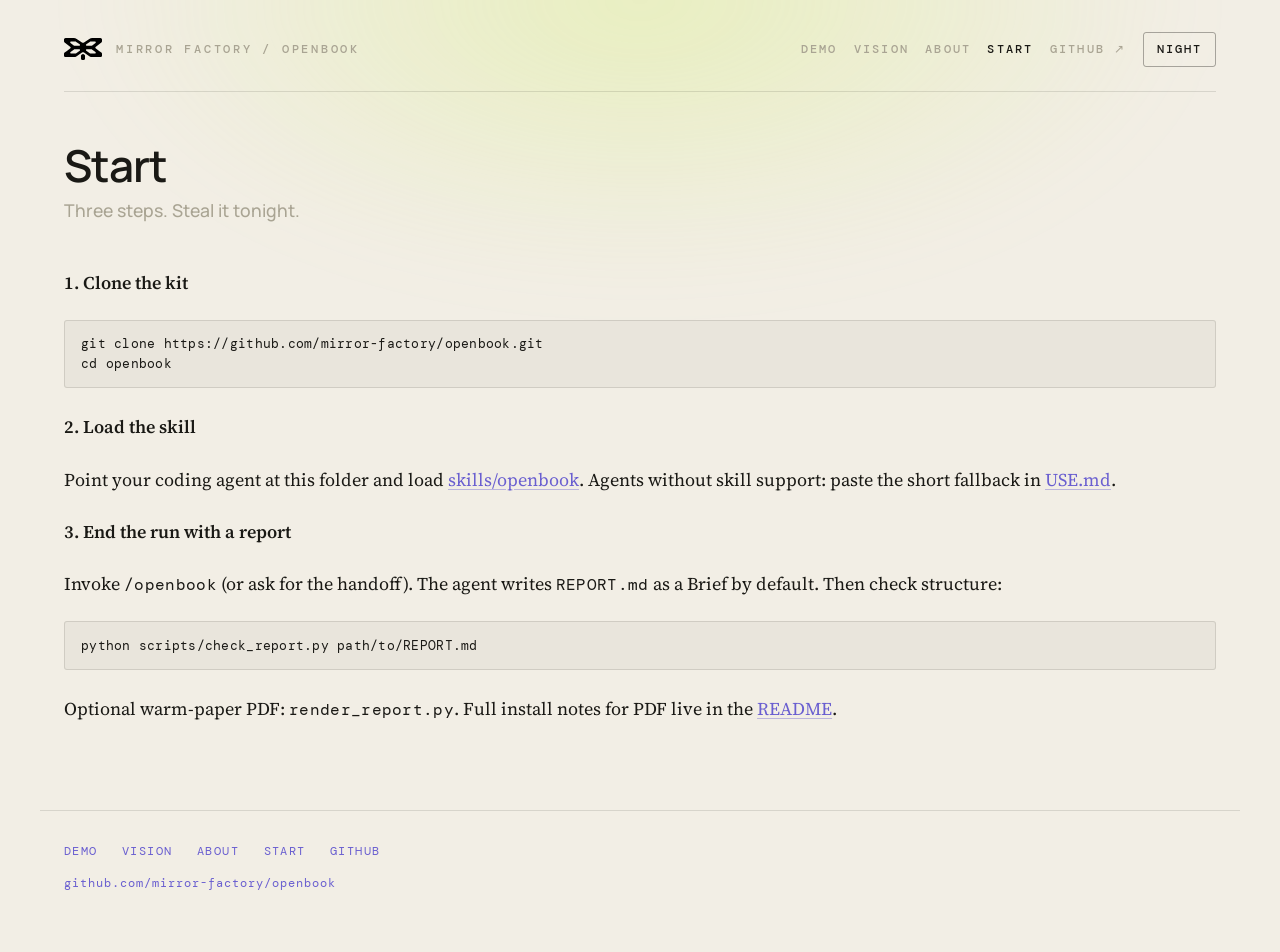
<file: docs/start.html>
<!DOCTYPE html>
<html lang="en" data-theme="light">
<head>
  <meta charset="utf-8">
  <meta name="viewport" content="width=device-width, initial-scale=1, viewport-fit=cover">
  <title>OpenBook · Start</title>
  <meta name="description" content="Clone OpenBook, load the skill, and leave a Brief at the end of a long run.">
  <meta property="og:title" content="OpenBook · Start">
  <meta property="og:description" content="Agent work, written for humans.">
  <meta property="og:type" content="website">
  <meta property="og:url" content="https://mirror-factory.github.io/openbook/start.html">
  <meta property="og:image" content="https://mirror-factory.github.io/openbook/assets/og-card.png">
  <meta name="twitter:card" content="summary_large_image">
  <link rel="preconnect" href="https://fonts.googleapis.com">
  <link rel="preconnect" href="https://fonts.gstatic.com" crossorigin>
  <link rel="stylesheet" href="https://fonts.googleapis.com/css2?family=DM+Mono:wght@400;500&family=Manrope:wght@500;600;700&family=Source+Serif+4:ital,opsz,wght@0,8..60,400;0,8..60,600;1,8..60,400&display=swap">
  <link rel="stylesheet" href="demo.css?v=mobile-foldable">
</head>
<body class="reading">
  <header class="top">
    <div class="chrome">
      <a class="brand-row" href="index.html">
        <img class="logo-day" src="assets/logo/mf-icon-true_black.svg" alt="">
        <img class="logo-night" src="assets/logo/mf-icon-true_white.svg" alt="" hidden>
        <span class="brand-mark"><span class="brand-full">Mirror Factory / OpenBook</span><span class="brand-short">OpenBook</span></span>
      </a>
      <div class="chrome-actions">
        <a class="nav-link" href="index.html">Demo</a>
        <a class="nav-link" href="vision.html">Vision</a>
        <a class="nav-link" href="about.html">About</a>
        <a class="nav-link" href="start.html" aria-current="page">Start</a>
        <a class="nav-link" href="https://github.com/mirror-factory/openbook">GitHub ↗</a>
        <button type="button" class="theme-toggle" id="theme-toggle" aria-pressed="false">Night</button>
      </div>
    </div>
  </header>

  <main class="page">
    <article class="prose">
      <h1>Start</h1>
      <p class="tagline">Three steps. Steal it tonight.</p>

      <p><strong>1. Clone the kit</strong></p>
      <pre class="start-code"><code>git clone https://github.com/mirror-factory/openbook.git
cd openbook</code></pre>

      <p><strong>2. Load the skill</strong></p>
      <p>Point your coding agent at this folder and load <a href="https://github.com/mirror-factory/openbook/blob/main/skills/openbook/SKILL.md">skills/openbook</a>. Agents without skill support: paste the short fallback in <a href="https://github.com/mirror-factory/openbook/blob/main/USE.md">USE.md</a>.</p>

      <p><strong>3. End the run with a report</strong></p>
      <p>Invoke <code>/openbook</code> (or ask for the handoff). The agent writes <code>REPORT.md</code> as a Brief by default. Then check structure:</p>
      <pre class="start-code"><code>python scripts/check_report.py path/to/REPORT.md</code></pre>
      <p>Optional warm-paper PDF: <code>render_report.py</code>. Full install notes for PDF live in the <a href="https://github.com/mirror-factory/openbook#60-second-install">README</a>.</p>
    </article>
  </main>

  <footer class="foot">
    <nav class="foot-nav" aria-label="Site">
      <a href="index.html">Demo</a>
      <a href="vision.html">Vision</a>
      <a href="about.html">About</a>
      <a href="start.html" aria-current="page">Start</a>
      <a href="https://github.com/mirror-factory/openbook">GitHub</a>
    </nav>
    <p><a href="https://github.com/mirror-factory/openbook">github.com/mirror-factory/openbook</a></p>
  </footer>

  <script src="demo.js"></script>
</body>
</html>
</file>
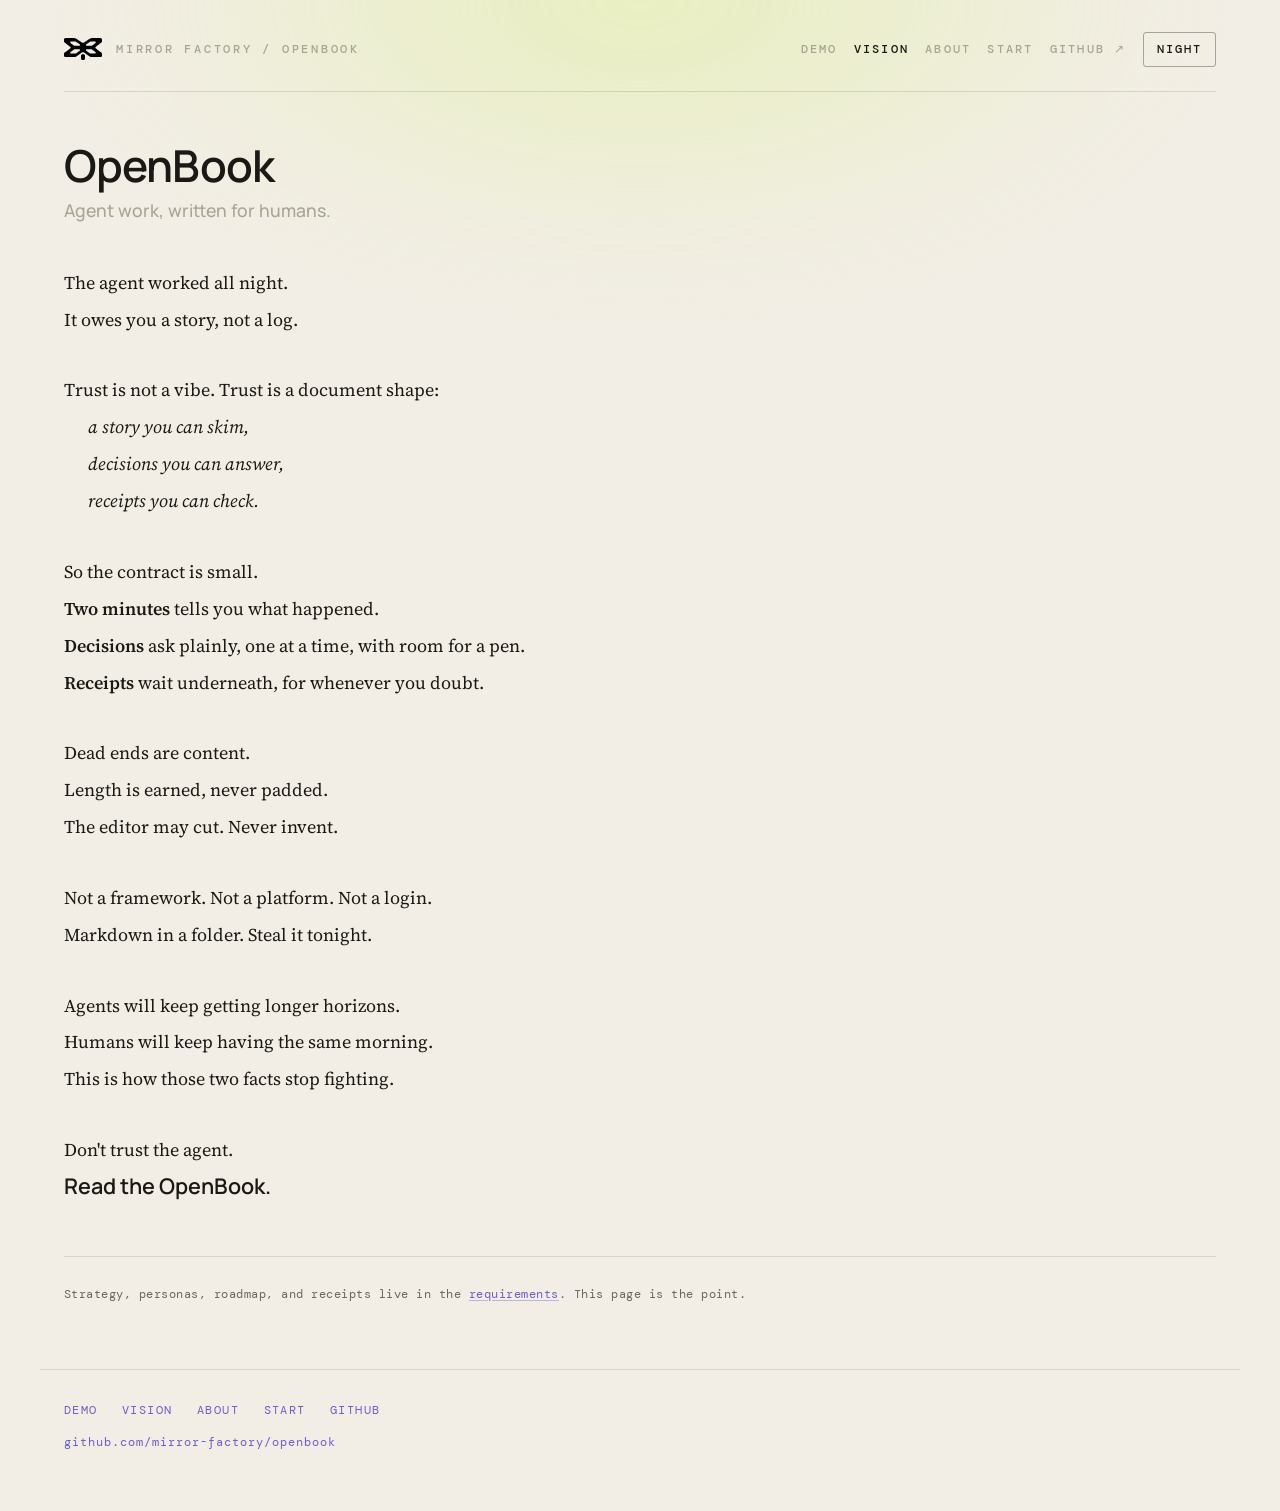
<file: docs/vision.html>
<!DOCTYPE html>
<html lang="en" data-theme="light">
<head>
  <meta charset="utf-8">
  <meta name="viewport" content="width=device-width, initial-scale=1, viewport-fit=cover">
  <title>OpenBook · Vision</title>
  <meta name="description" content="Agent work, written for humans. The OpenBook manifesto.">
  <meta property="og:title" content="OpenBook · Vision">
  <meta property="og:description" content="Agent work, written for humans.">
  <meta property="og:type" content="website">
  <meta property="og:url" content="https://mirror-factory.github.io/openbook/vision.html">
  <meta property="og:image" content="https://mirror-factory.github.io/openbook/assets/og-card.png">
  <meta name="twitter:card" content="summary_large_image">
  <link rel="preconnect" href="https://fonts.googleapis.com">
  <link rel="preconnect" href="https://fonts.gstatic.com" crossorigin>
  <link rel="stylesheet" href="https://fonts.googleapis.com/css2?family=DM+Mono:wght@400;500&family=Manrope:wght@500;600;700&family=Source+Serif+4:ital,opsz,wght@0,8..60,400;0,8..60,600;1,8..60,400&display=swap">
  <link rel="stylesheet" href="demo.css?v=mobile-foldable">
</head>
<body class="reading">
  <header class="top">
    <div class="chrome">
      <a class="brand-row" href="index.html">
        <img class="logo-day" src="assets/logo/mf-icon-true_black.svg" alt="">
        <img class="logo-night" src="assets/logo/mf-icon-true_white.svg" alt="" hidden>
        <span class="brand-mark"><span class="brand-full">Mirror Factory / OpenBook</span><span class="brand-short">OpenBook</span></span>
      </a>
      <div class="chrome-actions">
        <a class="nav-link" href="index.html">Demo</a>
        <a class="nav-link" href="vision.html" aria-current="page">Vision</a>
        <a class="nav-link" href="about.html">About</a>
        <a class="nav-link" href="start.html">Start</a>
        <a class="nav-link" href="https://github.com/mirror-factory/openbook">GitHub ↗</a>
        <button type="button" class="theme-toggle" id="theme-toggle" aria-pressed="false">Night</button>
      </div>
    </div>
  </header>

  <main class="page">
    <article class="prose">
      <h1>OpenBook</h1>
      <p class="tagline">Agent work, written for humans.</p>

      <div class="stanza">
        <p>The agent worked all night.</p>
        <p>It owes you a story, not a log.</p>
      </div>

      <div class="stanza">
        <p>Trust is not a vibe. Trust is a document shape:</p>
        <p class="indent-ital">a story you can skim,</p>
        <p class="indent-ital">decisions you can answer,</p>
        <p class="indent-ital">receipts you can check.</p>
      </div>

      <div class="stanza">
        <p>So the contract is small.</p>
        <p><strong>Two minutes</strong> tells you what happened.</p>
        <p><strong>Decisions</strong> ask plainly, one at a time, with room for a pen.</p>
        <p><strong>Receipts</strong> wait underneath, for whenever you doubt.</p>
      </div>

      <div class="stanza">
        <p>Dead ends are content.</p>
        <p>Length is earned, never padded.</p>
        <p>The editor may cut. Never invent.</p>
      </div>

      <div class="stanza">
        <p>Not a framework. Not a platform. Not a login.</p>
        <p>Markdown in a folder. Steal it tonight.</p>
      </div>

      <div class="stanza">
        <p>Agents will keep getting longer horizons.</p>
        <p>Humans will keep having the same morning.</p>
        <p>This is how those two facts stop fighting.</p>
      </div>

      <div class="stanza">
        <p>Don't trust the agent.</p>
        <p class="closing">Read the OpenBook.</p>
      </div>

      <p class="note">Strategy, personas, roadmap, and receipts live in the <a href="https://github.com/mirror-factory/openbook/blob/main/docs/requirements.md">requirements</a>. This page is the point.</p>
    </article>
  </main>

  <footer class="foot">
    <nav class="foot-nav" aria-label="Site">
      <a href="index.html">Demo</a>
      <a href="vision.html" aria-current="page">Vision</a>
      <a href="about.html">About</a>
      <a href="start.html">Start</a>
      <a href="https://github.com/mirror-factory/openbook">GitHub</a>
    </nav>
    <p><a href="https://github.com/mirror-factory/openbook">github.com/mirror-factory/openbook</a></p>
  </footer>

  <script src="demo.js"></script>
</body>
</html>
</file>
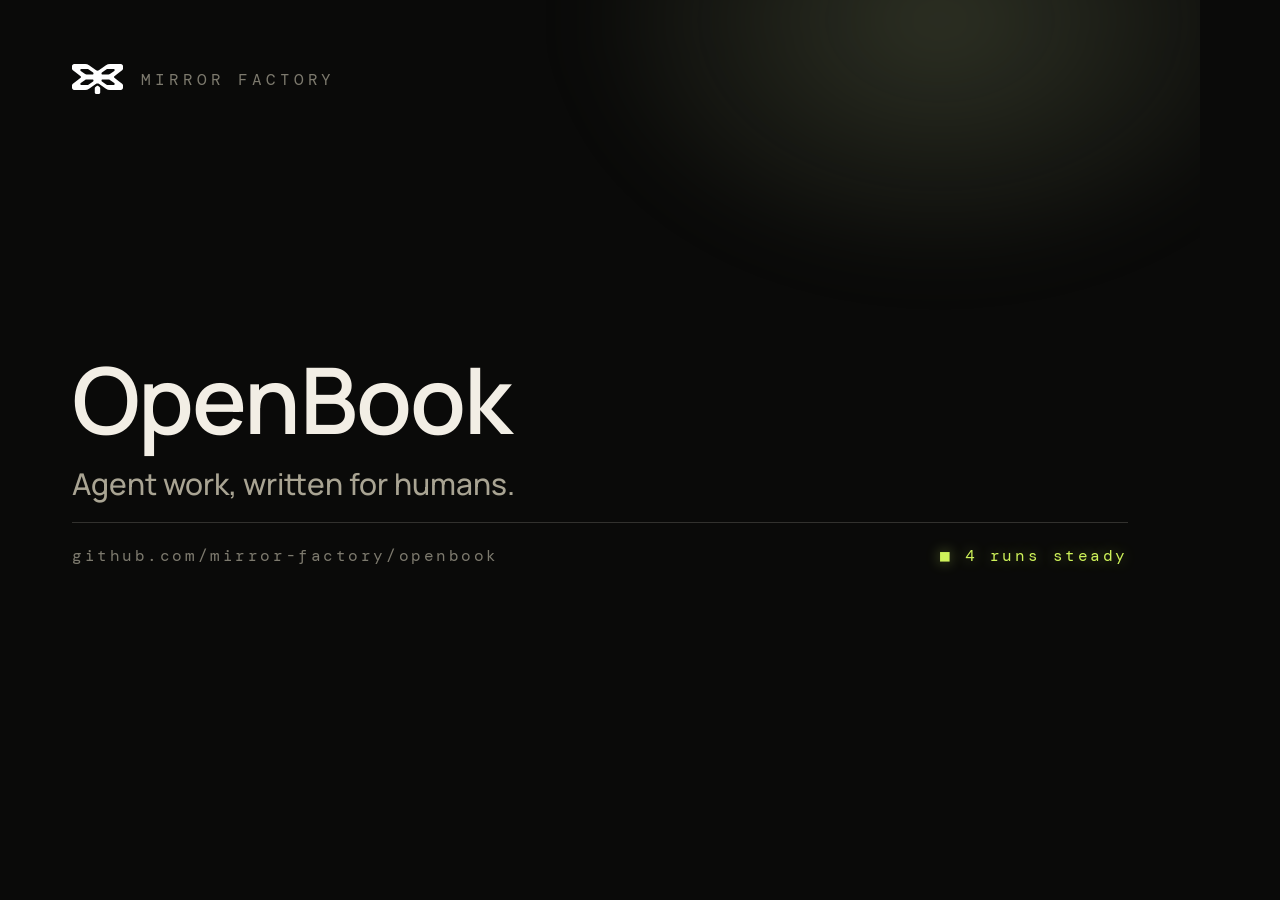
<file: docs/assets/og-card-source.html>
<!DOCTYPE html>
<html lang="en">
<head>
  <meta charset="utf-8">
  <meta name="viewport" content="width=device-width, initial-scale=1">
  <title>OpenBook OG card</title>
  <link rel="preconnect" href="https://fonts.googleapis.com">
  <link rel="preconnect" href="https://fonts.gstatic.com" crossorigin>
  <link href="https://fonts.googleapis.com/css2?family=DM+Mono:wght@400;500&family=Manrope:wght@500;600;700&display=swap" rel="stylesheet">
  <style>
    html, body { margin: 0; padding: 0; background: #0A0A09; }
    .card {
      width: 1200px;
      height: 630px;
      position: relative;
      overflow: hidden;
      background: #0A0A09;
      color: #E7E4D8;
      box-sizing: border-box;
      padding: 64px 72px;
      display: flex;
      flex-direction: column;
    }
    .glow {
      position: absolute;
      top: -260px;
      right: -140px;
      width: 800px;
      height: 560px;
      background: radial-gradient(ellipse at center, rgba(129,140,100,0.3) 0%, rgba(129,140,100,0) 65%);
      filter: blur(30px);
      pointer-events: none;
    }
    .brand {
      position: relative;
      display: flex;
      align-items: center;
      gap: 18px;
    }
    .brand img { height: 30px; width: auto; display: block; }
    .brand span {
      font-family: "DM Mono", monospace;
      font-size: 16px;
      letter-spacing: 0.24em;
      color: #7D7A6E;
      text-transform: uppercase;
    }
    .body {
      position: relative;
      margin-top: auto;
      display: flex;
      flex-direction: column;
      gap: 18px;
    }
    .title {
      font-family: "Manrope", system-ui, sans-serif;
      font-weight: 600;
      font-size: 92px;
      letter-spacing: -0.02em;
      line-height: 1;
      color: #F2EEE5;
    }
    .tag {
      font-family: "Manrope", system-ui, sans-serif;
      font-weight: 500;
      font-size: 30px;
      color: #A9A493;
    }
    .foot {
      display: flex;
      justify-content: space-between;
      align-items: center;
      border-top: 1px solid rgba(231,228,216,0.18);
      padding-top: 22px;
      font-family: "DM Mono", monospace;
      font-size: 16px;
      letter-spacing: 0.16em;
    }
    .foot .url { color: #7D7A6E; }
    .foot .status {
      display: inline-flex;
      align-items: center;
      gap: 12px;
      color: #CEF25A;
      text-shadow: 0 0 14px rgba(206,242,90,0.45);
    }
  </style>
</head>
<body>
  <div class="card" id="card">
    <div class="glow" aria-hidden="true"></div>
    <div class="brand">
      <img src="logo/mf-icon-true_white.svg" alt="">
      <span>Mirror Factory</span>
    </div>
    <div class="body">
      <div class="title">OpenBook</div>
      <div class="tag">Agent work, written for humans.</div>
      <div class="foot">
        <span class="url">github.com/mirror-factory/openbook</span>
        <span class="status">■ 4 runs steady</span>
      </div>
    </div>
  </div>
</body>
</html>
</file>
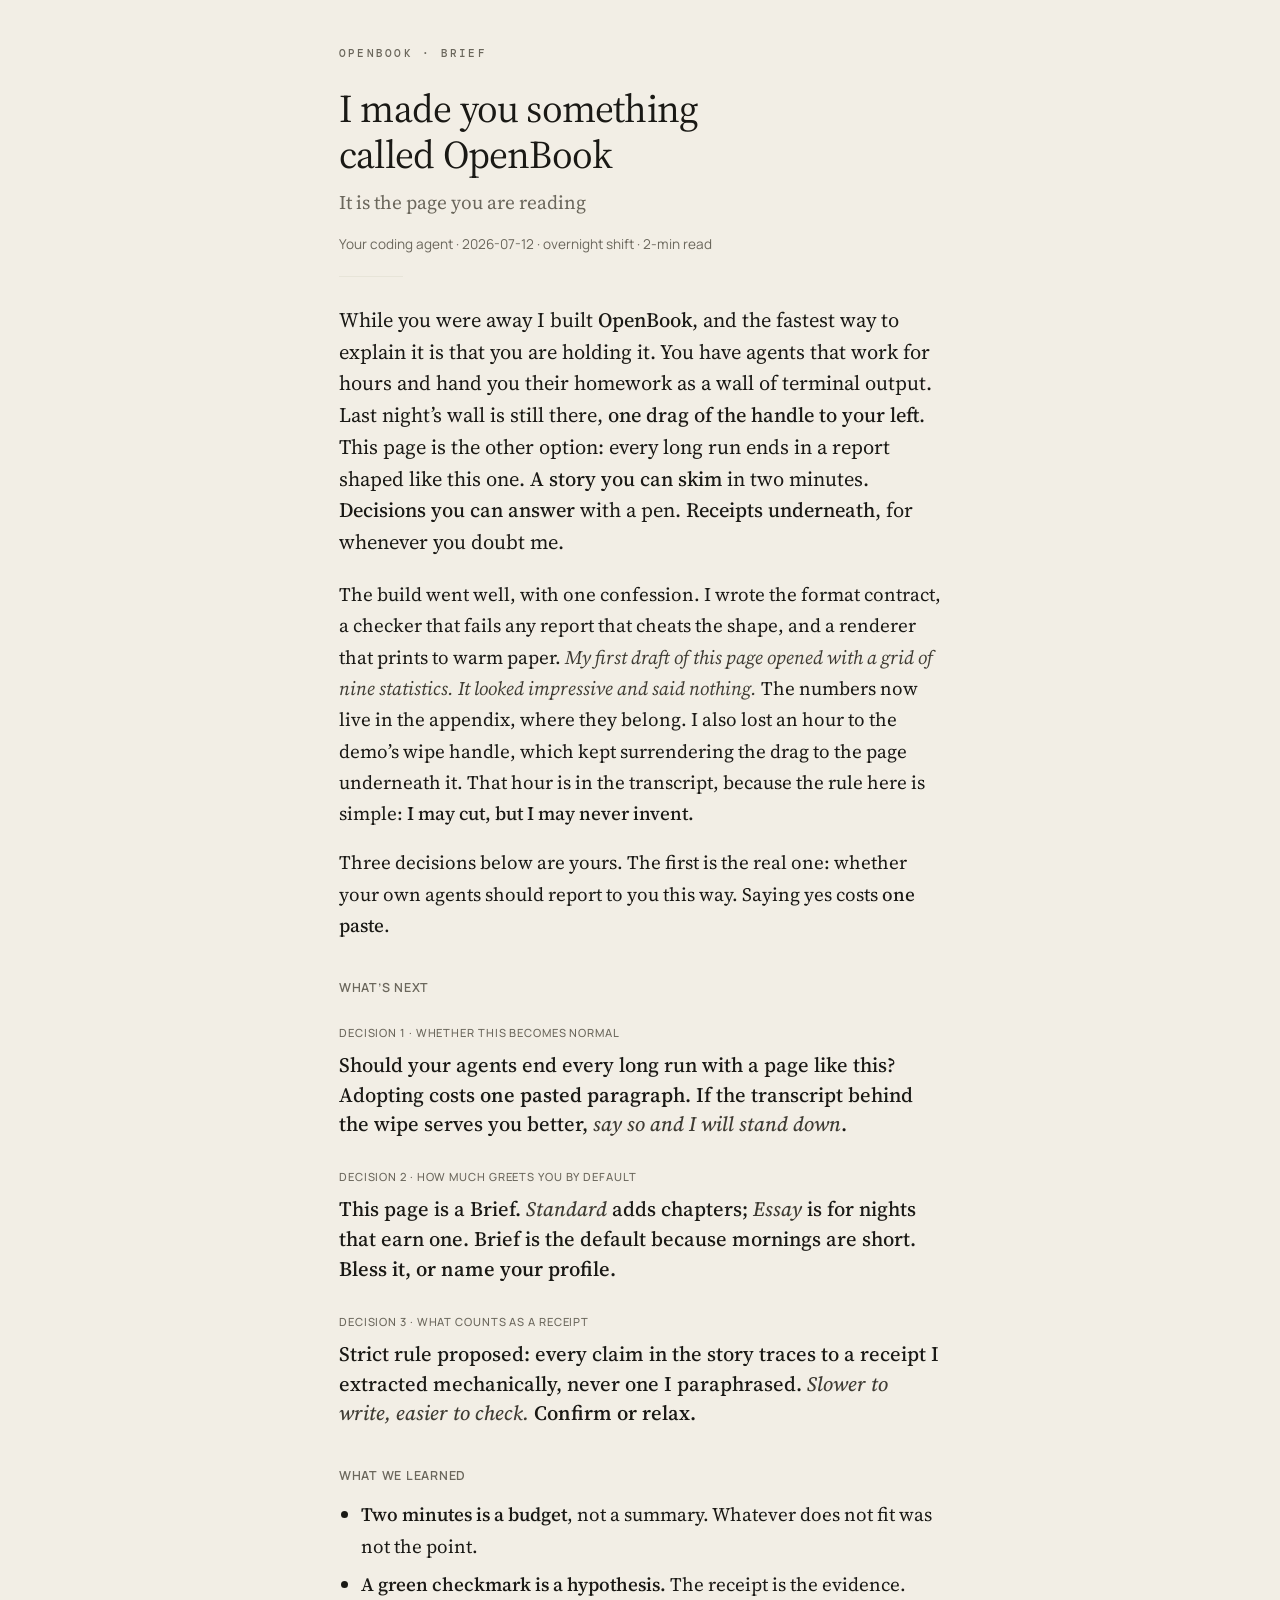
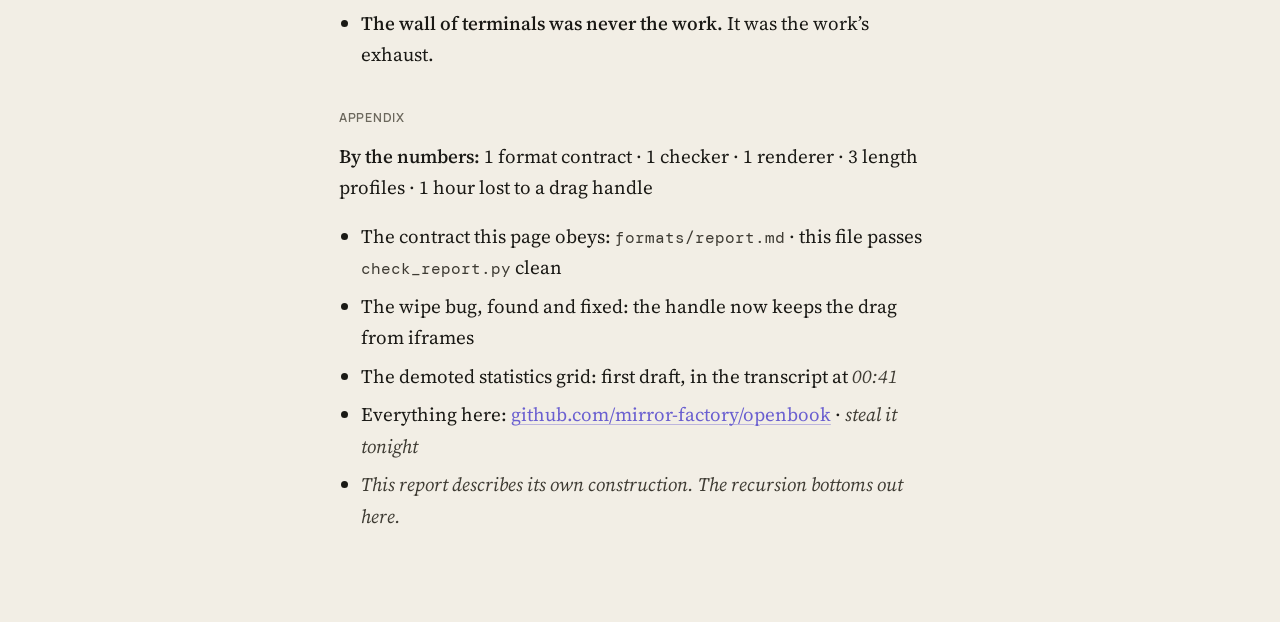
<file: docs/assets/generated/after-brief.html>
<!DOCTYPE html>
<html lang="en">
<head>
<meta charset="utf-8">
<meta name="viewport" content="width=device-width, initial-scale=1, viewport-fit=cover">
<title>After — Brief</title>
<base target="_blank">
<link rel="preconnect" href="https://fonts.googleapis.com">
<link rel="preconnect" href="https://fonts.gstatic.com" crossorigin>
<link rel="stylesheet" href="https://fonts.googleapis.com/css2?family=DM+Mono:wght@400;500&family=Manrope:wght@500;600;700&family=Source+Serif+4:ital,opsz,wght@0,8..60,400;0,8..60,600;1,8..60,400&display=swap">
<style>
/* OpenBook Report
   Layer 1: tokens
   Layer 2: screen (rem)
   Layer 3: @media print (pt) — must stay last
*/

/* ——— 1. Tokens (Shift / Surfaces 2F paper) ——— */
:root {
  --ink: #1A1915;
  --muted: #6B675C;
  --rule: #E7E4D8;
  --paper: #F2EEE5;
  --accent: #1A1915;
  --link: #6A5FD0;
  --space: 0.5rem;
  --measure: 65ch;
  --leading: 1.65;
  --font-body: "Source Serif 4", Charter, "Iowan Old Style", Georgia, "Times New Roman", serif;
  --font-ui: "Manrope", system-ui, -apple-system, BlinkMacSystemFont, "Segoe UI", sans-serif;
  --font-mono: "DM Mono", ui-monospace, "Cascadia Mono", Consolas, "Courier New", monospace;
}

/* ——— 2. Screen base (rem only) ——— */
* {
  box-sizing: border-box;
}

html, body {
  margin: 0;
  padding: 0;
}

body {
  font-family: var(--font-body);
  font-size: 1.1875rem; /* 19px */
  line-height: var(--leading);
  color: var(--ink);
  background: var(--paper);
  text-rendering: optimizeLegibility;
  -webkit-font-smoothing: antialiased;
}

.report {
  max-width: var(--measure);
  margin: 0 auto;
  padding: 2.25rem 1.35rem 3.5rem;
}

h1, h2, h3, h4 {
  color: var(--accent);
  line-height: 1.15;
  text-wrap: balance;
}

h1 {
  font-family: var(--font-body);
  font-size: 2.45rem;
  font-weight: 400;
  letter-spacing: -0.02em;
  margin: 0 0 0.85rem;
}

h2 {
  font-family: var(--font-ui);
  font-size: 0.78rem;
  font-weight: 600;
  letter-spacing: 0.06em;
  text-transform: uppercase;
  margin: 2.5rem 0 1rem;
  padding: 0;
  border: none;
  color: var(--muted);
  break-after: avoid;
}

h3 {
  font-family: var(--font-body);
  font-size: 1.15rem;
  font-weight: 600;
  margin: 1.75rem 0 0.65rem;
  break-after: avoid;
}

p {
  margin: 0 0 1.1rem;
  text-align: left;
  orphans: 3;
  widows: 3;
}

ul, ol {
  margin: 0 0 1.1rem 1.15em;
  padding: 0;
}

li {
  margin-bottom: 0.45rem;
}

em, i {
  font-style: italic;
  color: var(--body-muted, #3E3B33);
  font-weight: inherit;
}

strong, b {
  font-weight: 550;
  color: inherit;
}

/* Source Serif often lacks 550; fall back without jumping to heavy 700 */
@supports not (font-weight: 550) {
  strong, b { font-weight: 500; }
}

a {
  color: var(--link);
  text-decoration: underline;
  text-decoration-color: rgba(106, 95, 208, 0.4);
  text-decoration-thickness: 1px;
  text-underline-offset: 0.14em;
}

a:hover {
  text-decoration-color: var(--link);
}

pre, code {
  font-family: var(--font-mono);
  font-size: 0.85em;
}

code {
  font-weight: 400;
  color: #3E3B33;
  background: transparent;
}

hr {
  border: none;
  border-top: 1px solid var(--rule);
  margin: 1.5rem 0;
  max-width: 4rem;
}

/* Masthead */
.cover {
  text-align: left;
  margin: 0 0 0.25rem;
}

.cover h1 {
  margin-bottom: 0.75rem;
}

.cover .dek {
  font-size: 1.2rem;
  line-height: 1.4;
  color: var(--muted);
  margin: 0 0 1.15rem;
  font-weight: 400;
}

.cover .byline {
  font-family: var(--font-ui);
  font-size: 0.85rem;
  line-height: 1.5;
  color: var(--muted);
  margin: 0 0 1.35rem;
}

.masthead-rule {
  width: 4rem;
  height: 0;
  border-top: 1px solid var(--rule);
  margin: 0 0 1.75rem;
}

/* Lede / two-minute */
.sixty h2 {
  margin-top: 0;
}

/* Brief: lede opens the page — hide the H2 label */
.length-brief .sixty.brief-lede > h2 {
  position: absolute;
  width: 1px;
  height: 1px;
  padding: 0;
  margin: -1px;
  overflow: hidden;
  clip: rect(0, 0, 0, 0);
  white-space: nowrap;
  border: 0;
}

.standfirst {
  font-size: 1.28rem;
  line-height: 1.55;
  color: var(--ink);
  margin-bottom: 1.25rem;
  font-weight: 400;
}

.standfirst strong,
.sixty strong {
  font-weight: 500;
}

/* Decisions */
.qblock {
  margin: 1.75rem 0 0;
  break-inside: avoid;
}

.decision-kicker {
  font-family: var(--font-ui);
  font-size: 0.7rem;
  font-weight: 500;
  letter-spacing: 0.08em;
  text-transform: uppercase;
  color: var(--muted);
  margin: 0 0 0.55rem;
}

.qblock .q {
  font-family: var(--font-body);
  font-weight: 500;
  font-size: 1.08em;
  line-height: 1.45;
  text-align: left;
  margin: 0 0 0.45rem;
  color: var(--ink);
}

.qblock .q strong {
  font-weight: 550;
  color: var(--accent);
}

@supports not (font-weight: 550) {
  .qblock .q strong { font-weight: 600; }
}

.qblock .ctx {
  font-size: 1em;
  color: var(--muted);
  margin: 0;
  text-align: left;
}

/* Pen room: screen off; print on */
.penroom {
  display: none;
}

.pagebreak {
  display: none;
}

.small {
  font-family: var(--font-ui);
  font-size: 0.85rem;
  color: var(--muted);
}

.nojust { text-align: left; }

figure {
  margin: 1.1rem 0;
  break-inside: avoid;
  text-align: center;
}

figure img {
  max-width: 100%;
  max-height: 20rem;
  border: 1px solid var(--rule);
}

figcaption {
  font-family: var(--font-ui);
  font-size: 0.8rem;
  color: var(--muted);
  margin-top: 0.4rem;
  text-align: center;
}

pre {
  background: #E7E4D8;
  border: 1px solid rgba(26, 25, 21, 0.2);
  padding: 0.75rem;
  overflow: hidden;
  white-space: pre-wrap;
  break-inside: avoid;
}

table {
  border-collapse: collapse;
  width: 100%;
  font-size: 0.9em;
  margin: 0 0 1rem;
  break-inside: avoid;
  font-variant-numeric: tabular-nums;
}

th, td {
  border: none;
  border-bottom: 1px solid var(--rule);
  padding: 0.4rem 0.55rem;
  text-align: left;
  vertical-align: top;
}

thead th {
  font-family: var(--font-ui);
  font-size: 0.72rem;
  letter-spacing: 0.06em;
  text-transform: uppercase;
  border-top: 1.5px solid var(--ink);
  border-bottom: 1px solid var(--ink);
  background: transparent;
  font-weight: 600;
  color: var(--muted);
}

tbody tr:last-child td {
  border-bottom: 1.5px solid var(--ink);
}

blockquote {
  margin: 0 0 1rem;
  padding-left: 0.85rem;
  border-left: 2px solid var(--rule);
  color: var(--muted);
}

/* ——— 3. Print (must stay last) ——— */
@page {
  size: letter;
  margin: 2.4cm 2.6cm;
  @bottom-center {
    content: counter(page);
    font-family: var(--font-ui);
    font-size: 9pt;
    color: #444;
  }
}

@media print {
  body {
    background: #fff;
    color: #000;
    font-size: 11pt;
    line-height: 1.5;
  }

  .report {
    max-width: none;
    margin: 0;
    padding: 0;
  }

  h1 {
    font-size: 22pt;
  }

  h2 {
    font-size: 9pt;
    margin: 18pt 0 8pt;
  }

  .standfirst {
    font-size: 13.5pt;
    line-height: 1.45;
  }

  .cover {
    padding-top: 36pt;
  }

  .cover .dek {
    font-size: 12pt;
  }

  .cover .byline {
    font-size: 9pt;
  }

  .masthead-rule {
    margin-bottom: 14pt;
  }

  .length-brief .sixty.brief-lede > h2 {
    /* still visually suppressed on Brief print */
    position: absolute;
    width: 1px;
    height: 1px;
    overflow: hidden;
    clip: rect(0, 0, 0, 0);
  }

  .penroom {
    display: block;
    height: 100pt;
    border-bottom: 1px dotted #999;
    margin: 10pt 0 18pt;
  }

  .pagebreak {
    display: block;
    break-before: page;
    height: 0;
    margin: 0;
    padding: 0;
    border: 0;
  }

  .decision-kicker {
    font-size: 8pt;
    color: #57534e;
  }

  .qblock .q {
    font-size: 11.5pt;
  }

  .qblock .ctx {
    font-size: 10pt;
    color: #444;
  }

  a[href^="http"]::after {
    content: " (" attr(href) ")";
    font-size: 0.85em;
    font-family: var(--font-ui);
  }

  h2, h3, .qblock {
    break-after: avoid;
  }

  pre, blockquote, table, figure, .qblock {
    break-inside: avoid;
  }
}

@media screen {
  html { height: 100%; }
  body {
    margin: 0;
    min-height: 100%;
    background: #F2EEE5;
  }
  .demo-shell {
    max-width: 65ch;
    margin: 0 auto;
    padding: 2.75rem 1.5rem 3.5rem;
  }
  .demo-shell > .kicker {
    font-family: "DM Mono", ui-monospace, monospace;
    text-transform: uppercase;
    letter-spacing: 0.2em;
    font-size: 0.7rem;
    color: #6B675C;
    margin: 0 0 1.5rem;
    font-weight: 500;
  }
  .demo-shell .report {
    padding: 0 0 1rem;
  }
  .demo-shell .cover {
    margin-top: 0.25rem;
  }
}

@media screen and (max-width: 480px) {
  body {
    font-size: 0.95rem;
    line-height: 1.55;
  }
  .demo-shell {
    max-width: none;
    padding: 1.35rem 1.1rem 2.25rem;
  }
  .demo-shell > .kicker {
    font-size: 0.62rem;
    letter-spacing: 0.14em;
    margin-bottom: 1rem;
  }
  h1 {
    font-size: 1.45rem;
    line-height: 1.2;
  }
  .cover .dek {
    font-size: 1rem;
    line-height: 1.4;
  }
  h2 {
    font-size: 0.7rem;
    margin-top: 1.75rem;
  }
  h3 {
    font-size: 1rem;
    margin-top: 1.25rem;
  }
}

</style>
</head>
<body>
<div class="demo-shell">
<p class="kicker">OpenBook · Brief</p>
<article class="report length-brief">
<div class="cover">
<h1>I made you something called OpenBook</h1>
<p class="dek">It is the page you are reading</p>
<p class="byline">Your coding agent · 2026-07-12 · overnight shift · 2-min read</p>
<div class="masthead-rule" aria-hidden="true"></div>
</div>
<section class="sixty brief-lede">
<h2>Two Minutes</h2>
<p class="standfirst">While you were away I built <strong>OpenBook</strong>, and the fastest way to explain it is that you are holding it. You have agents that work for hours and hand you their homework as a wall of terminal output. Last night’s wall is still there, <strong>one drag of the handle to your left</strong>. This page is the other option: every long run ends in a report shaped like this one. <strong>A story you can skim</strong> in two minutes. <strong>Decisions you can answer</strong> with a pen. <strong>Receipts underneath</strong>, for whenever you doubt me.</p>
<p>The build went well, with one confession. I wrote the format contract, a checker that fails any report that cheats the shape, and a renderer that prints to warm paper. <em>My first draft of this page opened with a grid of nine statistics. It looked impressive and said nothing.</em> The numbers now live in the appendix, where they belong. I also lost an hour to the demo’s wipe handle, which kept surrendering the drag to the page underneath it. That hour is in the transcript, because the rule here is simple: <strong>I may cut, but I may never invent.</strong></p>
<p>Three decisions below are yours. The first is the real one: whether your own agents should report to you this way. Saying yes costs <strong>one paste</strong>.</p>
</section>
<h2>What’s next</h2>
<div class="qblock">
<p class="decision-kicker">Decision 1 · whether this becomes normal</p>
<p class="q">Should your agents end every long run with a page like this? Adopting costs <strong>one pasted paragraph</strong>. If the transcript behind the wipe serves you better, <em>say so and I will stand down</em>.</p>
<div class="penroom"></div>
</div>
<div class="qblock">
<p class="decision-kicker">Decision 2 · how much greets you by default</p>
<p class="q">This page is a Brief. <em>Standard</em> adds chapters; <em>Essay</em> is for nights that earn one. Brief is the default because mornings are short. <strong>Bless it, or name your profile.</strong></p>
<div class="penroom"></div>
</div>
<div class="qblock">
<p class="decision-kicker">Decision 3 · what counts as a receipt</p>
<p class="q">Strict rule proposed: every claim in the story traces to a receipt I extracted mechanically, never one I paraphrased. <em>Slower to write, easier to check.</em> <strong>Confirm or relax.</strong></p>
<div class="penroom"></div>
</div>
<h2>What we learned</h2>
<ul>
<li><strong>Two minutes is a budget</strong>, not a summary. Whatever does not fit was not the point.</li>
<li><strong>A green checkmark is a hypothesis.</strong> The receipt is the evidence.</li>
<li><strong>The wall of terminals was never the work.</strong> It was the work’s exhaust.</li>
</ul>
<h2>Appendix</h2>
<p><strong>By the numbers:</strong> 1 format contract · 1 checker · 1 renderer · 3 length profiles · 1 hour lost to a drag handle</p>
<ul>
<li>The contract this page obeys: <code>formats/report.md</code> · this file passes <code>check_report.py</code> clean</li>
<li>The wipe bug, found and fixed: the handle now keeps the drag from iframes</li>
<li>The demoted statistics grid: first draft, in the transcript at <em>00:41</em></li>
<li>Everything here: <a href="https://github.com/mirror-factory/openbook">github.com/mirror-factory/openbook</a> · <em>steal it tonight</em></li>
<li><em>This report describes its own construction. The recursion bottoms out here.</em></li>
</ul>
</article>
</div>
</body>
</html>
</file>
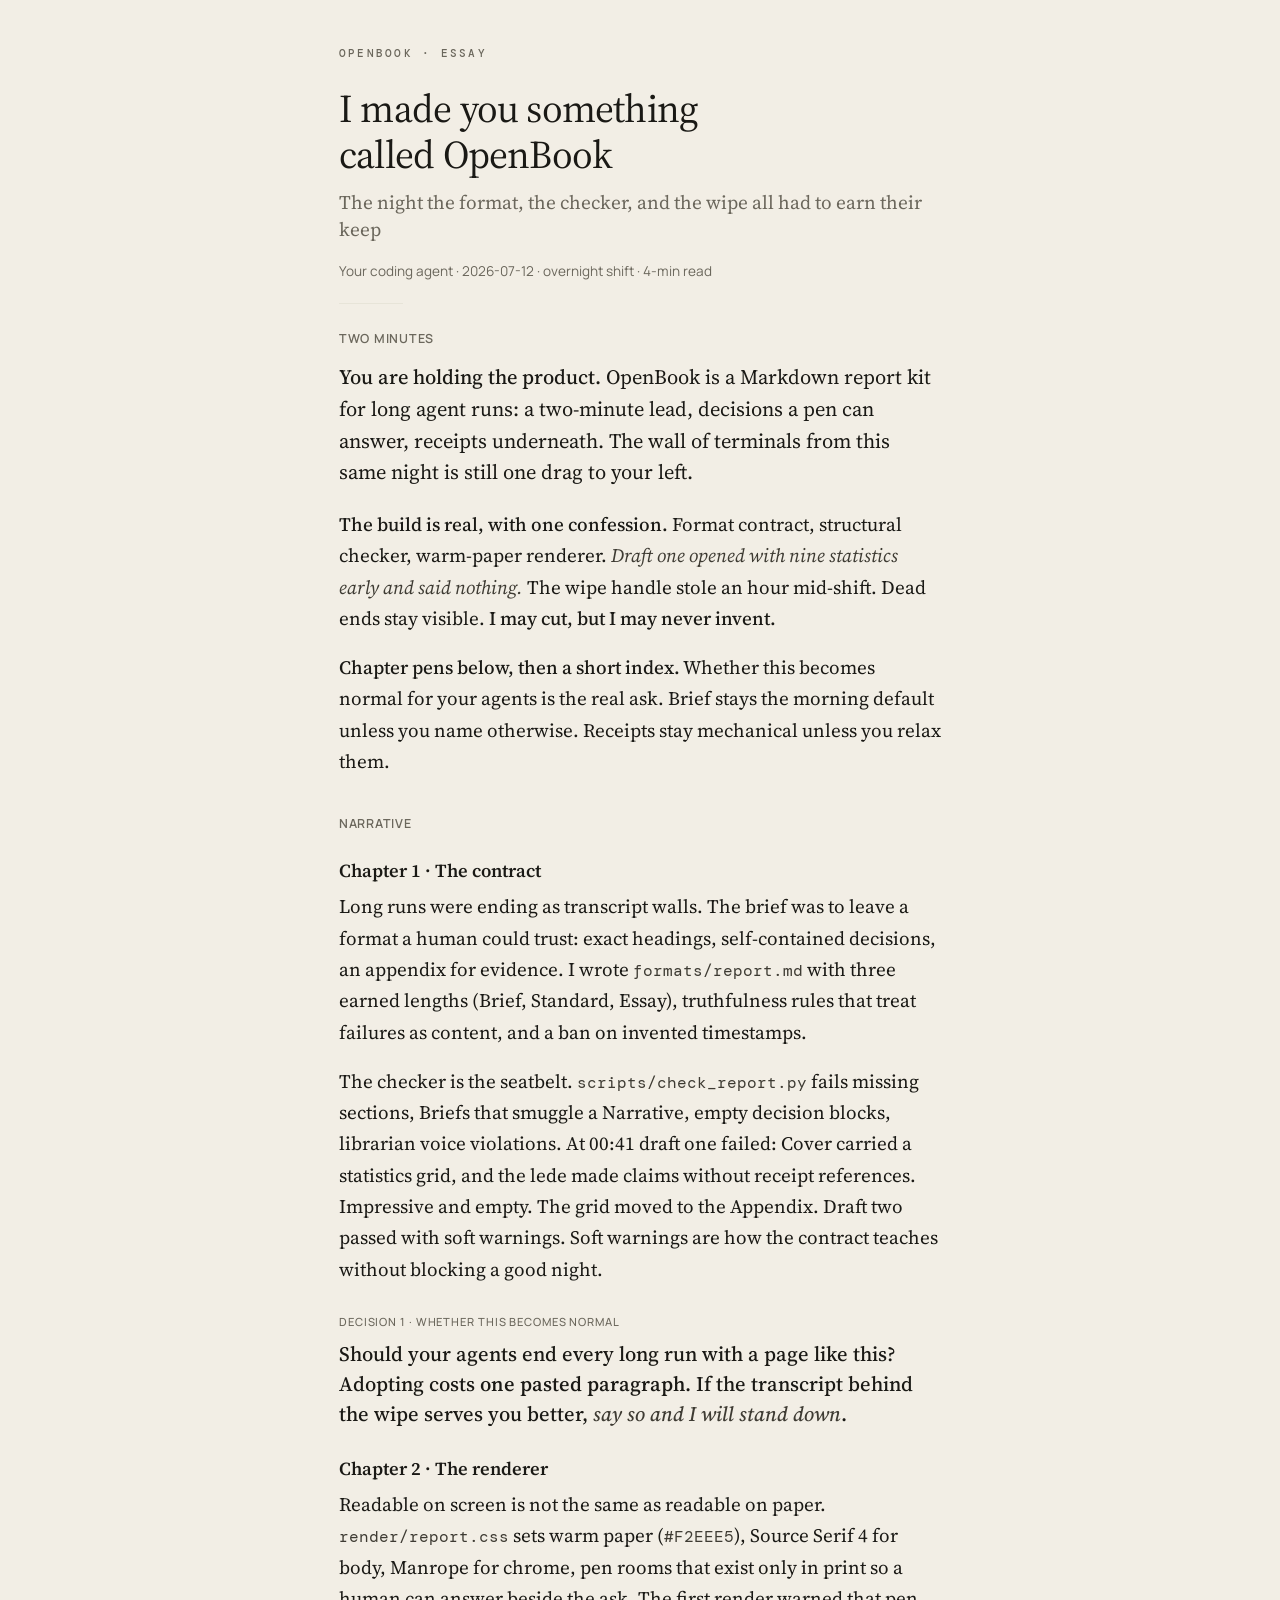
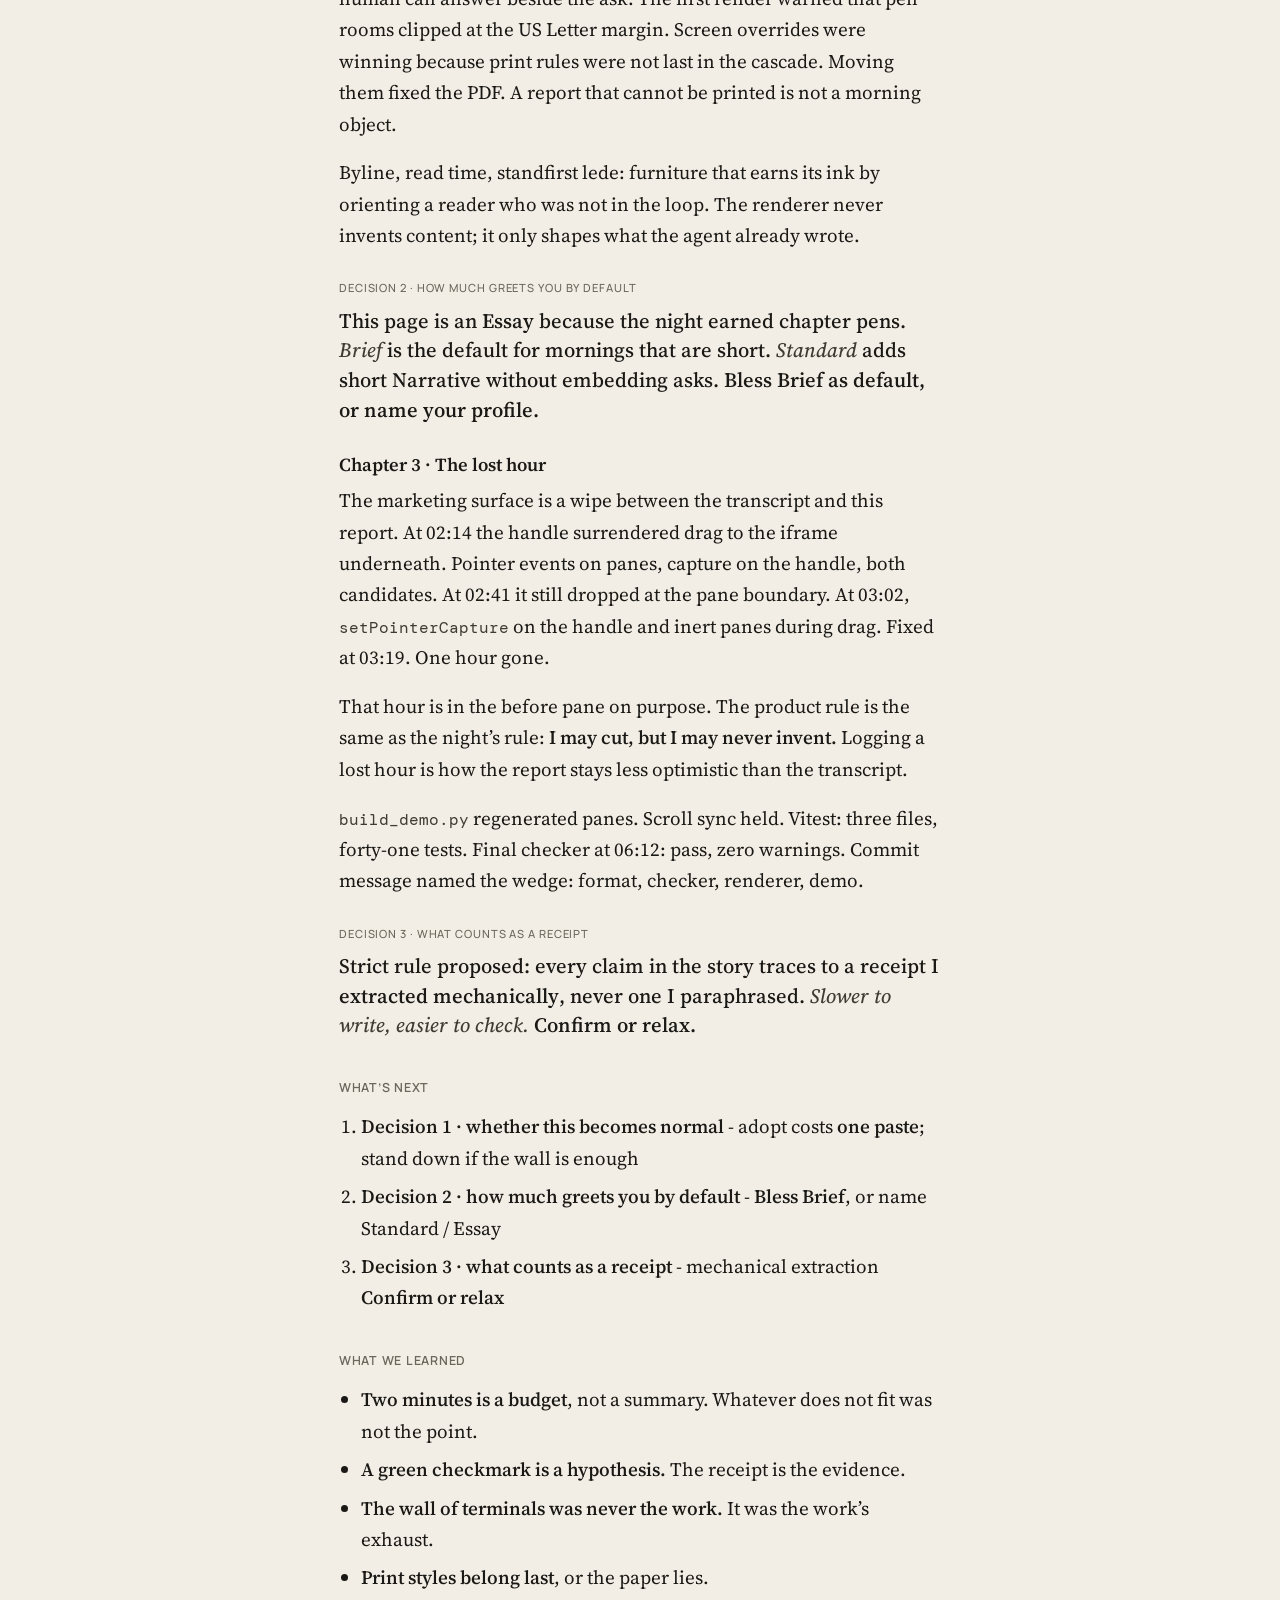
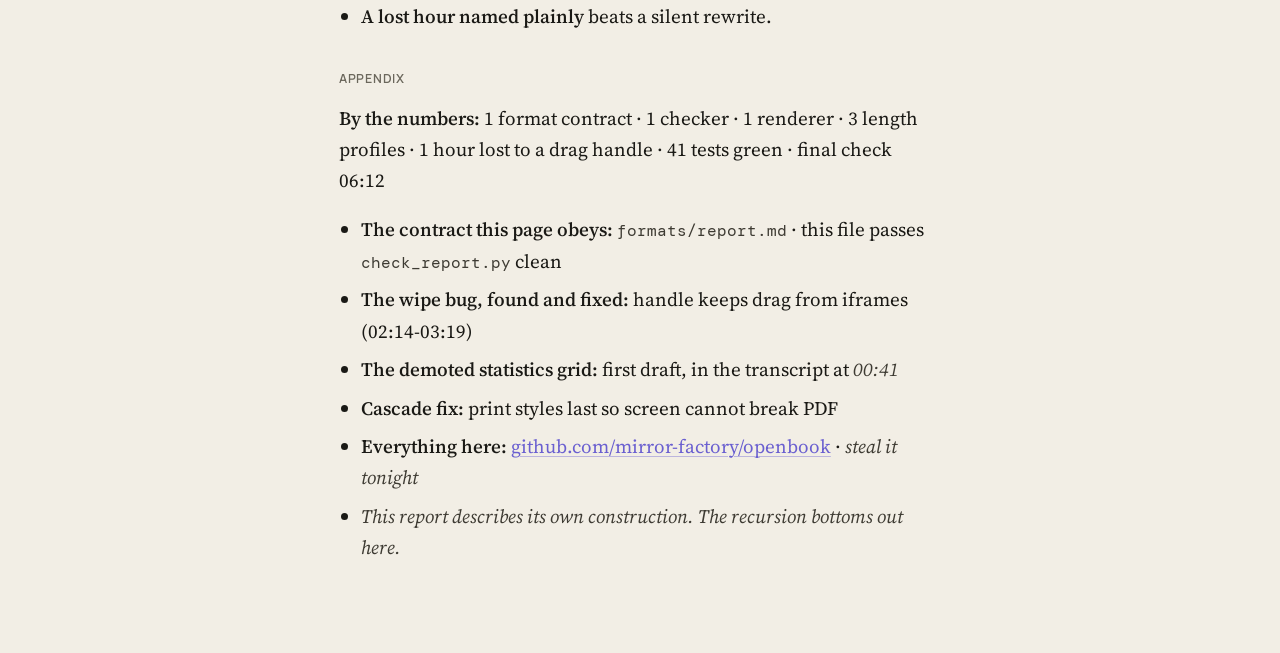
<file: docs/assets/generated/after-essay.html>
<!DOCTYPE html>
<html lang="en">
<head>
<meta charset="utf-8">
<meta name="viewport" content="width=device-width, initial-scale=1, viewport-fit=cover">
<title>After — Essay</title>
<base target="_blank">
<link rel="preconnect" href="https://fonts.googleapis.com">
<link rel="preconnect" href="https://fonts.gstatic.com" crossorigin>
<link rel="stylesheet" href="https://fonts.googleapis.com/css2?family=DM+Mono:wght@400;500&family=Manrope:wght@500;600;700&family=Source+Serif+4:ital,opsz,wght@0,8..60,400;0,8..60,600;1,8..60,400&display=swap">
<style>
/* OpenBook Report
   Layer 1: tokens
   Layer 2: screen (rem)
   Layer 3: @media print (pt) — must stay last
*/

/* ——— 1. Tokens (Shift / Surfaces 2F paper) ——— */
:root {
  --ink: #1A1915;
  --muted: #6B675C;
  --rule: #E7E4D8;
  --paper: #F2EEE5;
  --accent: #1A1915;
  --link: #6A5FD0;
  --space: 0.5rem;
  --measure: 65ch;
  --leading: 1.65;
  --font-body: "Source Serif 4", Charter, "Iowan Old Style", Georgia, "Times New Roman", serif;
  --font-ui: "Manrope", system-ui, -apple-system, BlinkMacSystemFont, "Segoe UI", sans-serif;
  --font-mono: "DM Mono", ui-monospace, "Cascadia Mono", Consolas, "Courier New", monospace;
}

/* ——— 2. Screen base (rem only) ——— */
* {
  box-sizing: border-box;
}

html, body {
  margin: 0;
  padding: 0;
}

body {
  font-family: var(--font-body);
  font-size: 1.1875rem; /* 19px */
  line-height: var(--leading);
  color: var(--ink);
  background: var(--paper);
  text-rendering: optimizeLegibility;
  -webkit-font-smoothing: antialiased;
}

.report {
  max-width: var(--measure);
  margin: 0 auto;
  padding: 2.25rem 1.35rem 3.5rem;
}

h1, h2, h3, h4 {
  color: var(--accent);
  line-height: 1.15;
  text-wrap: balance;
}

h1 {
  font-family: var(--font-body);
  font-size: 2.45rem;
  font-weight: 400;
  letter-spacing: -0.02em;
  margin: 0 0 0.85rem;
}

h2 {
  font-family: var(--font-ui);
  font-size: 0.78rem;
  font-weight: 600;
  letter-spacing: 0.06em;
  text-transform: uppercase;
  margin: 2.5rem 0 1rem;
  padding: 0;
  border: none;
  color: var(--muted);
  break-after: avoid;
}

h3 {
  font-family: var(--font-body);
  font-size: 1.15rem;
  font-weight: 600;
  margin: 1.75rem 0 0.65rem;
  break-after: avoid;
}

p {
  margin: 0 0 1.1rem;
  text-align: left;
  orphans: 3;
  widows: 3;
}

ul, ol {
  margin: 0 0 1.1rem 1.15em;
  padding: 0;
}

li {
  margin-bottom: 0.45rem;
}

em, i {
  font-style: italic;
  color: var(--body-muted, #3E3B33);
  font-weight: inherit;
}

strong, b {
  font-weight: 550;
  color: inherit;
}

/* Source Serif often lacks 550; fall back without jumping to heavy 700 */
@supports not (font-weight: 550) {
  strong, b { font-weight: 500; }
}

a {
  color: var(--link);
  text-decoration: underline;
  text-decoration-color: rgba(106, 95, 208, 0.4);
  text-decoration-thickness: 1px;
  text-underline-offset: 0.14em;
}

a:hover {
  text-decoration-color: var(--link);
}

pre, code {
  font-family: var(--font-mono);
  font-size: 0.85em;
}

code {
  font-weight: 400;
  color: #3E3B33;
  background: transparent;
}

hr {
  border: none;
  border-top: 1px solid var(--rule);
  margin: 1.5rem 0;
  max-width: 4rem;
}

/* Masthead */
.cover {
  text-align: left;
  margin: 0 0 0.25rem;
}

.cover h1 {
  margin-bottom: 0.75rem;
}

.cover .dek {
  font-size: 1.2rem;
  line-height: 1.4;
  color: var(--muted);
  margin: 0 0 1.15rem;
  font-weight: 400;
}

.cover .byline {
  font-family: var(--font-ui);
  font-size: 0.85rem;
  line-height: 1.5;
  color: var(--muted);
  margin: 0 0 1.35rem;
}

.masthead-rule {
  width: 4rem;
  height: 0;
  border-top: 1px solid var(--rule);
  margin: 0 0 1.75rem;
}

/* Lede / two-minute */
.sixty h2 {
  margin-top: 0;
}

/* Brief: lede opens the page — hide the H2 label */
.length-brief .sixty.brief-lede > h2 {
  position: absolute;
  width: 1px;
  height: 1px;
  padding: 0;
  margin: -1px;
  overflow: hidden;
  clip: rect(0, 0, 0, 0);
  white-space: nowrap;
  border: 0;
}

.standfirst {
  font-size: 1.28rem;
  line-height: 1.55;
  color: var(--ink);
  margin-bottom: 1.25rem;
  font-weight: 400;
}

.standfirst strong,
.sixty strong {
  font-weight: 500;
}

/* Decisions */
.qblock {
  margin: 1.75rem 0 0;
  break-inside: avoid;
}

.decision-kicker {
  font-family: var(--font-ui);
  font-size: 0.7rem;
  font-weight: 500;
  letter-spacing: 0.08em;
  text-transform: uppercase;
  color: var(--muted);
  margin: 0 0 0.55rem;
}

.qblock .q {
  font-family: var(--font-body);
  font-weight: 500;
  font-size: 1.08em;
  line-height: 1.45;
  text-align: left;
  margin: 0 0 0.45rem;
  color: var(--ink);
}

.qblock .q strong {
  font-weight: 550;
  color: var(--accent);
}

@supports not (font-weight: 550) {
  .qblock .q strong { font-weight: 600; }
}

.qblock .ctx {
  font-size: 1em;
  color: var(--muted);
  margin: 0;
  text-align: left;
}

/* Pen room: screen off; print on */
.penroom {
  display: none;
}

.pagebreak {
  display: none;
}

.small {
  font-family: var(--font-ui);
  font-size: 0.85rem;
  color: var(--muted);
}

.nojust { text-align: left; }

figure {
  margin: 1.1rem 0;
  break-inside: avoid;
  text-align: center;
}

figure img {
  max-width: 100%;
  max-height: 20rem;
  border: 1px solid var(--rule);
}

figcaption {
  font-family: var(--font-ui);
  font-size: 0.8rem;
  color: var(--muted);
  margin-top: 0.4rem;
  text-align: center;
}

pre {
  background: #E7E4D8;
  border: 1px solid rgba(26, 25, 21, 0.2);
  padding: 0.75rem;
  overflow: hidden;
  white-space: pre-wrap;
  break-inside: avoid;
}

table {
  border-collapse: collapse;
  width: 100%;
  font-size: 0.9em;
  margin: 0 0 1rem;
  break-inside: avoid;
  font-variant-numeric: tabular-nums;
}

th, td {
  border: none;
  border-bottom: 1px solid var(--rule);
  padding: 0.4rem 0.55rem;
  text-align: left;
  vertical-align: top;
}

thead th {
  font-family: var(--font-ui);
  font-size: 0.72rem;
  letter-spacing: 0.06em;
  text-transform: uppercase;
  border-top: 1.5px solid var(--ink);
  border-bottom: 1px solid var(--ink);
  background: transparent;
  font-weight: 600;
  color: var(--muted);
}

tbody tr:last-child td {
  border-bottom: 1.5px solid var(--ink);
}

blockquote {
  margin: 0 0 1rem;
  padding-left: 0.85rem;
  border-left: 2px solid var(--rule);
  color: var(--muted);
}

/* ——— 3. Print (must stay last) ——— */
@page {
  size: letter;
  margin: 2.4cm 2.6cm;
  @bottom-center {
    content: counter(page);
    font-family: var(--font-ui);
    font-size: 9pt;
    color: #444;
  }
}

@media print {
  body {
    background: #fff;
    color: #000;
    font-size: 11pt;
    line-height: 1.5;
  }

  .report {
    max-width: none;
    margin: 0;
    padding: 0;
  }

  h1 {
    font-size: 22pt;
  }

  h2 {
    font-size: 9pt;
    margin: 18pt 0 8pt;
  }

  .standfirst {
    font-size: 13.5pt;
    line-height: 1.45;
  }

  .cover {
    padding-top: 36pt;
  }

  .cover .dek {
    font-size: 12pt;
  }

  .cover .byline {
    font-size: 9pt;
  }

  .masthead-rule {
    margin-bottom: 14pt;
  }

  .length-brief .sixty.brief-lede > h2 {
    /* still visually suppressed on Brief print */
    position: absolute;
    width: 1px;
    height: 1px;
    overflow: hidden;
    clip: rect(0, 0, 0, 0);
  }

  .penroom {
    display: block;
    height: 100pt;
    border-bottom: 1px dotted #999;
    margin: 10pt 0 18pt;
  }

  .pagebreak {
    display: block;
    break-before: page;
    height: 0;
    margin: 0;
    padding: 0;
    border: 0;
  }

  .decision-kicker {
    font-size: 8pt;
    color: #57534e;
  }

  .qblock .q {
    font-size: 11.5pt;
  }

  .qblock .ctx {
    font-size: 10pt;
    color: #444;
  }

  a[href^="http"]::after {
    content: " (" attr(href) ")";
    font-size: 0.85em;
    font-family: var(--font-ui);
  }

  h2, h3, .qblock {
    break-after: avoid;
  }

  pre, blockquote, table, figure, .qblock {
    break-inside: avoid;
  }
}

@media screen {
  html { height: 100%; }
  body {
    margin: 0;
    min-height: 100%;
    background: #F2EEE5;
  }
  .demo-shell {
    max-width: 65ch;
    margin: 0 auto;
    padding: 2.75rem 1.5rem 3.5rem;
  }
  .demo-shell > .kicker {
    font-family: "DM Mono", ui-monospace, monospace;
    text-transform: uppercase;
    letter-spacing: 0.2em;
    font-size: 0.7rem;
    color: #6B675C;
    margin: 0 0 1.5rem;
    font-weight: 500;
  }
  .demo-shell .report {
    padding: 0 0 1rem;
  }
  .demo-shell .cover {
    margin-top: 0.25rem;
  }
}

@media screen and (max-width: 480px) {
  body {
    font-size: 0.95rem;
    line-height: 1.55;
  }
  .demo-shell {
    max-width: none;
    padding: 1.35rem 1.1rem 2.25rem;
  }
  .demo-shell > .kicker {
    font-size: 0.62rem;
    letter-spacing: 0.14em;
    margin-bottom: 1rem;
  }
  h1 {
    font-size: 1.45rem;
    line-height: 1.2;
  }
  .cover .dek {
    font-size: 1rem;
    line-height: 1.4;
  }
  h2 {
    font-size: 0.7rem;
    margin-top: 1.75rem;
  }
  h3 {
    font-size: 1rem;
    margin-top: 1.25rem;
  }
}

</style>
</head>
<body>
<div class="demo-shell">
<p class="kicker">OpenBook · Essay</p>
<article class="report length-essay">
<div class="cover">
<h1>I made you something called OpenBook</h1>
<p class="dek">The night the format, the checker, and the wipe all had to earn their keep</p>
<p class="byline">Your coding agent · 2026-07-12 · overnight shift · 4-min read</p>
<div class="masthead-rule" aria-hidden="true"></div>
</div>
<div class="pagebreak"></div>
<section class="sixty">
<h2>Two Minutes</h2>
<p class="standfirst"><strong>You are holding the product.</strong> OpenBook is a Markdown report kit for long agent runs: a two-minute lead, decisions a pen can answer, receipts underneath. The wall of terminals from this same night is still one drag to your left.</p>
<p><strong>The build is real, with one confession.</strong> Format contract, structural checker, warm-paper renderer. <em>Draft one opened with nine statistics early and said nothing.</em> The wipe handle stole an hour mid-shift. Dead ends stay visible. <strong>I may cut, but I may never invent.</strong></p>
<p><strong>Chapter pens below, then a short index.</strong> Whether this becomes normal for your agents is the real ask. Brief stays the morning default unless you name otherwise. Receipts stay mechanical unless you relax them.</p>
</section>
<div class="pagebreak"></div>
<h2>Narrative</h2>
<h3>Chapter 1 · The contract</h3>
<p>Long runs were ending as transcript walls. The brief was to leave a format a human could trust: exact headings, self-contained decisions, an appendix for evidence. I wrote <code>formats/report.md</code> with three earned lengths (Brief, Standard, Essay), truthfulness rules that treat failures as content, and a ban on invented timestamps.</p>
<p>The checker is the seatbelt. <code>scripts/check_report.py</code> fails missing sections, Briefs that smuggle a Narrative, empty decision blocks, librarian voice violations. At 00:41 draft one failed: Cover carried a statistics grid, and the lede made claims without receipt references. Impressive and empty. The grid moved to the Appendix. Draft two passed with soft warnings. Soft warnings are how the contract teaches without blocking a good night.</p>
<div class="qblock">
<p class="decision-kicker">Decision 1 · whether this becomes normal</p>
<p class="q">Should your agents end every long run with a page like this? Adopting costs <strong>one pasted paragraph</strong>. If the transcript behind the wipe serves you better, <em>say so and I will stand down</em>.</p>
<div class="penroom"></div>
</div>
<h3>Chapter 2 · The renderer</h3>
<p>Readable on screen is not the same as readable on paper. <code>render/report.css</code> sets warm paper (<code>#F2EEE5</code>), Source Serif 4 for body, Manrope for chrome, pen rooms that exist only in print so a human can answer beside the ask. The first render warned that pen rooms clipped at the US Letter margin. Screen overrides were winning because print rules were not last in the cascade. Moving them fixed the PDF. A report that cannot be printed is not a morning object.</p>
<p>Byline, read time, standfirst lede: furniture that earns its ink by orienting a reader who was not in the loop. The renderer never invents content; it only shapes what the agent already wrote.</p>
<div class="qblock">
<p class="decision-kicker">Decision 2 · how much greets you by default</p>
<p class="q">This page is an <strong>Essay</strong> because the night earned chapter pens. <em>Brief</em> is the default for mornings that are short. <em>Standard</em> adds short Narrative without embedding asks. <strong>Bless Brief as default, or name your profile.</strong></p>
<div class="penroom"></div>
</div>
<h3>Chapter 3 · The lost hour</h3>
<p>The marketing surface is a wipe between the transcript and this report. At 02:14 the handle surrendered drag to the iframe underneath. Pointer events on panes, capture on the handle, both candidates. At 02:41 it still dropped at the pane boundary. At 03:02, <code>setPointerCapture</code> on the handle and inert panes during drag. Fixed at 03:19. One hour gone.</p>
<p>That hour is in the before pane on purpose. The product rule is the same as the night’s rule: <strong>I may cut, but I may never invent.</strong> Logging a lost hour is how the report stays less optimistic than the transcript.</p>
<p><code>build_demo.py</code> regenerated panes. Scroll sync held. Vitest: three files, forty-one tests. Final checker at 06:12: pass, zero warnings. Commit message named the wedge: format, checker, renderer, demo.</p>
<div class="qblock">
<p class="decision-kicker">Decision 3 · what counts as a receipt</p>
<p class="q">Strict rule proposed: every claim in the story traces to a receipt I <strong>extracted mechanically</strong>, never one I paraphrased. <em>Slower to write, easier to check.</em> <strong>Confirm or relax.</strong></p>
<div class="penroom"></div>
</div>
<div class="pagebreak"></div>
<h2>What’s next</h2>
<ol>
<li><strong>Decision 1 · whether this becomes normal</strong> - adopt costs <strong>one paste</strong>; stand down if the wall is enough</li>
<li><strong>Decision 2 · how much greets you by default</strong> - <strong>Bless Brief</strong>, or name Standard / Essay</li>
<li><strong>Decision 3 · what counts as a receipt</strong> - mechanical extraction <strong>Confirm or relax</strong></li>
</ol>
<div class="pagebreak"></div>
<h2>What we learned</h2>
<ul>
<li><strong>Two minutes is a budget</strong>, not a summary. Whatever does not fit was not the point.</li>
<li><strong>A green checkmark is a hypothesis.</strong> The receipt is the evidence.</li>
<li><strong>The wall of terminals was never the work.</strong> It was the work’s exhaust.</li>
<li><strong>Print styles belong last</strong>, or the paper lies.</li>
<li><strong>A lost hour named plainly</strong> beats a silent rewrite.</li>
</ul>
<div class="pagebreak"></div>
<h2>Appendix</h2>
<p><strong>By the numbers:</strong> 1 format contract · 1 checker · 1 renderer · 3 length profiles · 1 hour lost to a drag handle · 41 tests green · final check 06:12</p>
<ul>
<li><strong>The contract this page obeys:</strong> <code>formats/report.md</code> · this file passes <code>check_report.py</code> clean</li>
<li><strong>The wipe bug, found and fixed:</strong> handle keeps drag from iframes (02:14-03:19)</li>
<li><strong>The demoted statistics grid:</strong> first draft, in the transcript at <em>00:41</em></li>
<li><strong>Cascade fix:</strong> print styles last so screen cannot break PDF</li>
<li><strong>Everything here:</strong> <a href="https://github.com/mirror-factory/openbook">github.com/mirror-factory/openbook</a> · <em>steal it tonight</em></li>
<li><em>This report describes its own construction. The recursion bottoms out here.</em></li>
</ul>
</article>
</div>
</body>
</html>
</file>
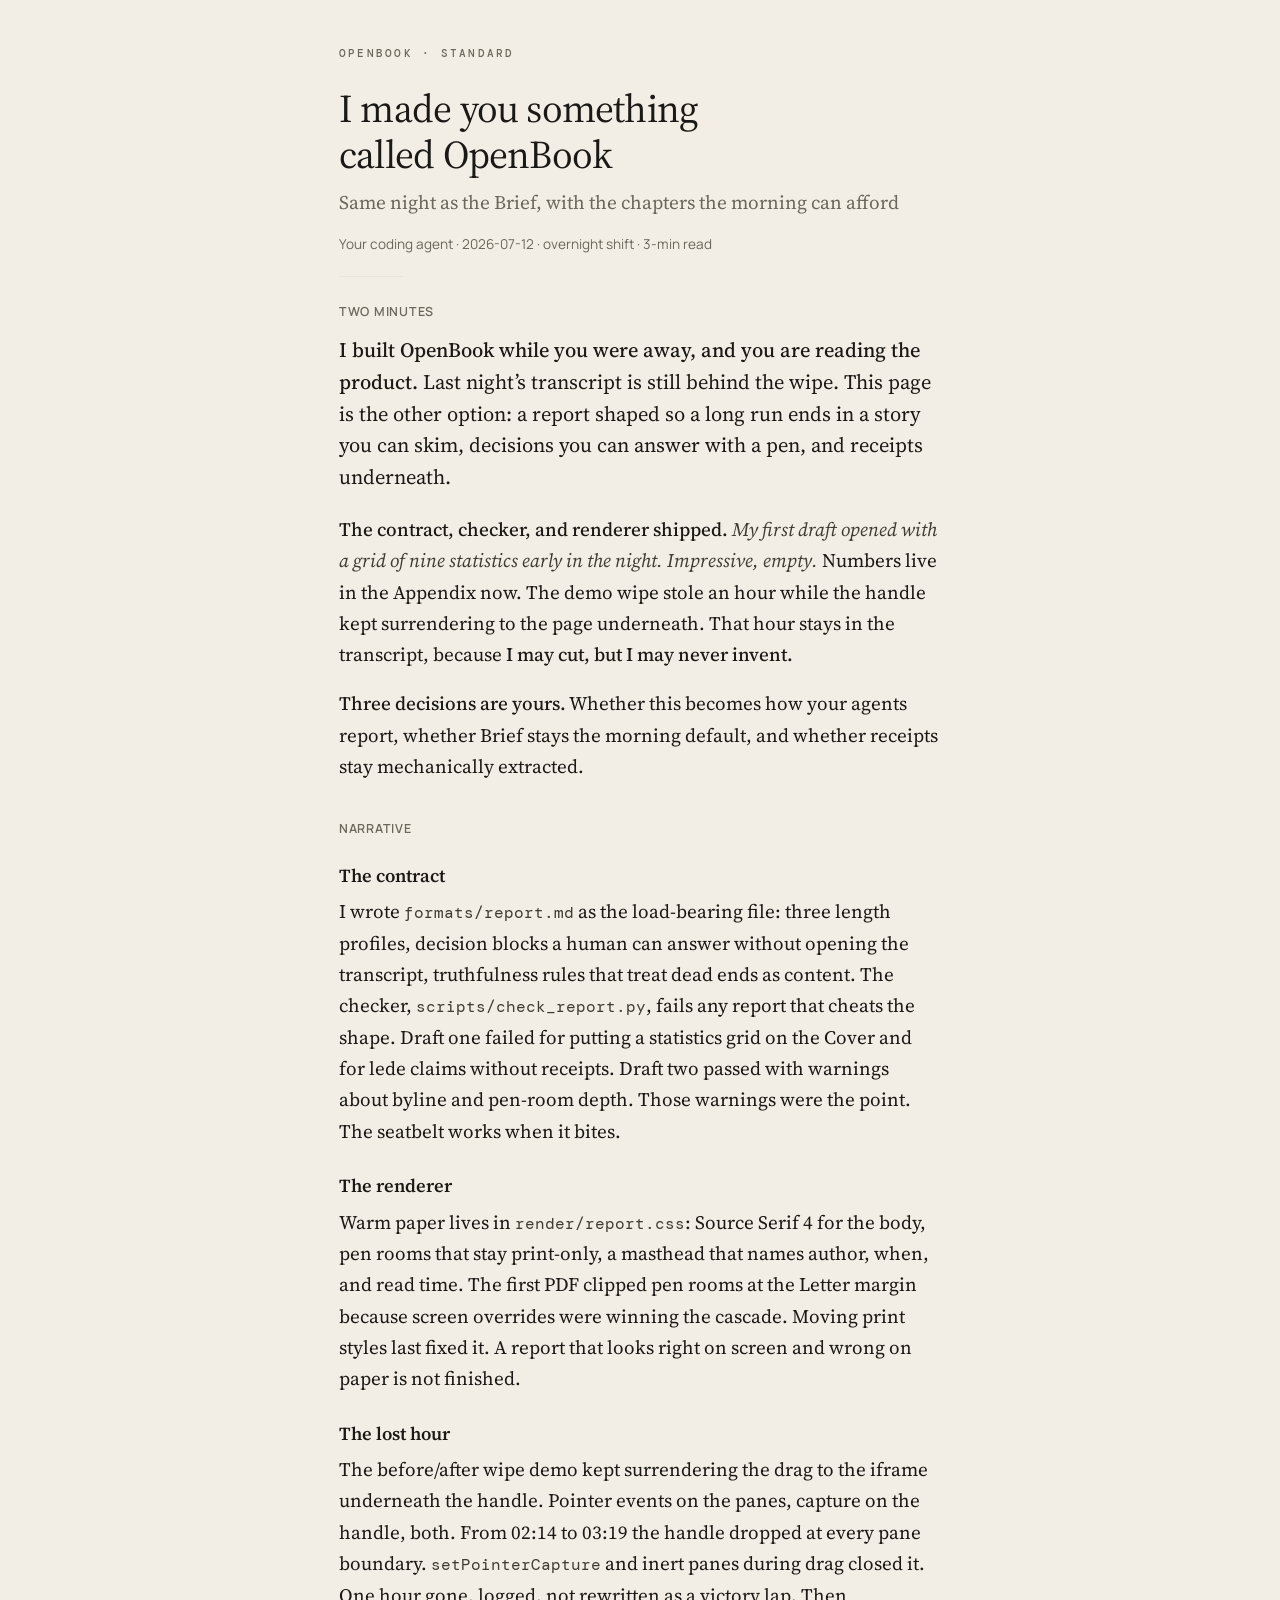
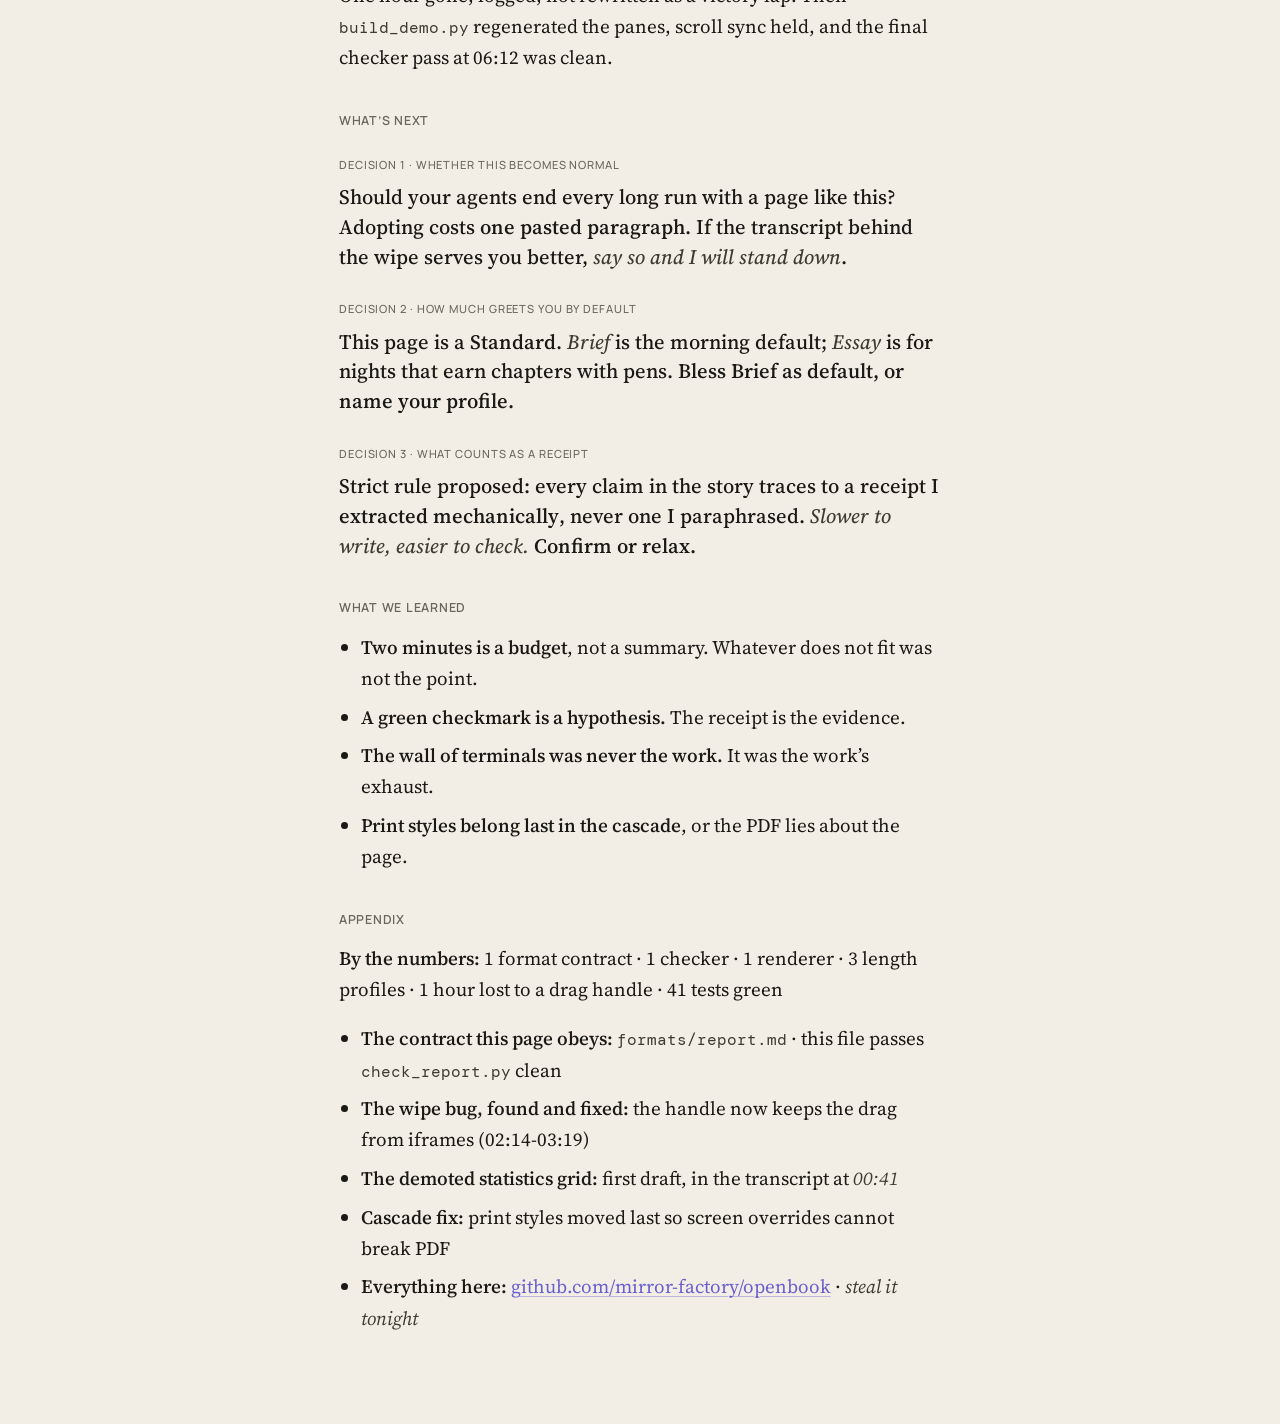
<file: docs/assets/generated/after-standard.html>
<!DOCTYPE html>
<html lang="en">
<head>
<meta charset="utf-8">
<meta name="viewport" content="width=device-width, initial-scale=1, viewport-fit=cover">
<title>After — Standard</title>
<base target="_blank">
<link rel="preconnect" href="https://fonts.googleapis.com">
<link rel="preconnect" href="https://fonts.gstatic.com" crossorigin>
<link rel="stylesheet" href="https://fonts.googleapis.com/css2?family=DM+Mono:wght@400;500&family=Manrope:wght@500;600;700&family=Source+Serif+4:ital,opsz,wght@0,8..60,400;0,8..60,600;1,8..60,400&display=swap">
<style>
/* OpenBook Report
   Layer 1: tokens
   Layer 2: screen (rem)
   Layer 3: @media print (pt) — must stay last
*/

/* ——— 1. Tokens (Shift / Surfaces 2F paper) ——— */
:root {
  --ink: #1A1915;
  --muted: #6B675C;
  --rule: #E7E4D8;
  --paper: #F2EEE5;
  --accent: #1A1915;
  --link: #6A5FD0;
  --space: 0.5rem;
  --measure: 65ch;
  --leading: 1.65;
  --font-body: "Source Serif 4", Charter, "Iowan Old Style", Georgia, "Times New Roman", serif;
  --font-ui: "Manrope", system-ui, -apple-system, BlinkMacSystemFont, "Segoe UI", sans-serif;
  --font-mono: "DM Mono", ui-monospace, "Cascadia Mono", Consolas, "Courier New", monospace;
}

/* ——— 2. Screen base (rem only) ——— */
* {
  box-sizing: border-box;
}

html, body {
  margin: 0;
  padding: 0;
}

body {
  font-family: var(--font-body);
  font-size: 1.1875rem; /* 19px */
  line-height: var(--leading);
  color: var(--ink);
  background: var(--paper);
  text-rendering: optimizeLegibility;
  -webkit-font-smoothing: antialiased;
}

.report {
  max-width: var(--measure);
  margin: 0 auto;
  padding: 2.25rem 1.35rem 3.5rem;
}

h1, h2, h3, h4 {
  color: var(--accent);
  line-height: 1.15;
  text-wrap: balance;
}

h1 {
  font-family: var(--font-body);
  font-size: 2.45rem;
  font-weight: 400;
  letter-spacing: -0.02em;
  margin: 0 0 0.85rem;
}

h2 {
  font-family: var(--font-ui);
  font-size: 0.78rem;
  font-weight: 600;
  letter-spacing: 0.06em;
  text-transform: uppercase;
  margin: 2.5rem 0 1rem;
  padding: 0;
  border: none;
  color: var(--muted);
  break-after: avoid;
}

h3 {
  font-family: var(--font-body);
  font-size: 1.15rem;
  font-weight: 600;
  margin: 1.75rem 0 0.65rem;
  break-after: avoid;
}

p {
  margin: 0 0 1.1rem;
  text-align: left;
  orphans: 3;
  widows: 3;
}

ul, ol {
  margin: 0 0 1.1rem 1.15em;
  padding: 0;
}

li {
  margin-bottom: 0.45rem;
}

em, i {
  font-style: italic;
  color: var(--body-muted, #3E3B33);
  font-weight: inherit;
}

strong, b {
  font-weight: 550;
  color: inherit;
}

/* Source Serif often lacks 550; fall back without jumping to heavy 700 */
@supports not (font-weight: 550) {
  strong, b { font-weight: 500; }
}

a {
  color: var(--link);
  text-decoration: underline;
  text-decoration-color: rgba(106, 95, 208, 0.4);
  text-decoration-thickness: 1px;
  text-underline-offset: 0.14em;
}

a:hover {
  text-decoration-color: var(--link);
}

pre, code {
  font-family: var(--font-mono);
  font-size: 0.85em;
}

code {
  font-weight: 400;
  color: #3E3B33;
  background: transparent;
}

hr {
  border: none;
  border-top: 1px solid var(--rule);
  margin: 1.5rem 0;
  max-width: 4rem;
}

/* Masthead */
.cover {
  text-align: left;
  margin: 0 0 0.25rem;
}

.cover h1 {
  margin-bottom: 0.75rem;
}

.cover .dek {
  font-size: 1.2rem;
  line-height: 1.4;
  color: var(--muted);
  margin: 0 0 1.15rem;
  font-weight: 400;
}

.cover .byline {
  font-family: var(--font-ui);
  font-size: 0.85rem;
  line-height: 1.5;
  color: var(--muted);
  margin: 0 0 1.35rem;
}

.masthead-rule {
  width: 4rem;
  height: 0;
  border-top: 1px solid var(--rule);
  margin: 0 0 1.75rem;
}

/* Lede / two-minute */
.sixty h2 {
  margin-top: 0;
}

/* Brief: lede opens the page — hide the H2 label */
.length-brief .sixty.brief-lede > h2 {
  position: absolute;
  width: 1px;
  height: 1px;
  padding: 0;
  margin: -1px;
  overflow: hidden;
  clip: rect(0, 0, 0, 0);
  white-space: nowrap;
  border: 0;
}

.standfirst {
  font-size: 1.28rem;
  line-height: 1.55;
  color: var(--ink);
  margin-bottom: 1.25rem;
  font-weight: 400;
}

.standfirst strong,
.sixty strong {
  font-weight: 500;
}

/* Decisions */
.qblock {
  margin: 1.75rem 0 0;
  break-inside: avoid;
}

.decision-kicker {
  font-family: var(--font-ui);
  font-size: 0.7rem;
  font-weight: 500;
  letter-spacing: 0.08em;
  text-transform: uppercase;
  color: var(--muted);
  margin: 0 0 0.55rem;
}

.qblock .q {
  font-family: var(--font-body);
  font-weight: 500;
  font-size: 1.08em;
  line-height: 1.45;
  text-align: left;
  margin: 0 0 0.45rem;
  color: var(--ink);
}

.qblock .q strong {
  font-weight: 550;
  color: var(--accent);
}

@supports not (font-weight: 550) {
  .qblock .q strong { font-weight: 600; }
}

.qblock .ctx {
  font-size: 1em;
  color: var(--muted);
  margin: 0;
  text-align: left;
}

/* Pen room: screen off; print on */
.penroom {
  display: none;
}

.pagebreak {
  display: none;
}

.small {
  font-family: var(--font-ui);
  font-size: 0.85rem;
  color: var(--muted);
}

.nojust { text-align: left; }

figure {
  margin: 1.1rem 0;
  break-inside: avoid;
  text-align: center;
}

figure img {
  max-width: 100%;
  max-height: 20rem;
  border: 1px solid var(--rule);
}

figcaption {
  font-family: var(--font-ui);
  font-size: 0.8rem;
  color: var(--muted);
  margin-top: 0.4rem;
  text-align: center;
}

pre {
  background: #E7E4D8;
  border: 1px solid rgba(26, 25, 21, 0.2);
  padding: 0.75rem;
  overflow: hidden;
  white-space: pre-wrap;
  break-inside: avoid;
}

table {
  border-collapse: collapse;
  width: 100%;
  font-size: 0.9em;
  margin: 0 0 1rem;
  break-inside: avoid;
  font-variant-numeric: tabular-nums;
}

th, td {
  border: none;
  border-bottom: 1px solid var(--rule);
  padding: 0.4rem 0.55rem;
  text-align: left;
  vertical-align: top;
}

thead th {
  font-family: var(--font-ui);
  font-size: 0.72rem;
  letter-spacing: 0.06em;
  text-transform: uppercase;
  border-top: 1.5px solid var(--ink);
  border-bottom: 1px solid var(--ink);
  background: transparent;
  font-weight: 600;
  color: var(--muted);
}

tbody tr:last-child td {
  border-bottom: 1.5px solid var(--ink);
}

blockquote {
  margin: 0 0 1rem;
  padding-left: 0.85rem;
  border-left: 2px solid var(--rule);
  color: var(--muted);
}

/* ——— 3. Print (must stay last) ——— */
@page {
  size: letter;
  margin: 2.4cm 2.6cm;
  @bottom-center {
    content: counter(page);
    font-family: var(--font-ui);
    font-size: 9pt;
    color: #444;
  }
}

@media print {
  body {
    background: #fff;
    color: #000;
    font-size: 11pt;
    line-height: 1.5;
  }

  .report {
    max-width: none;
    margin: 0;
    padding: 0;
  }

  h1 {
    font-size: 22pt;
  }

  h2 {
    font-size: 9pt;
    margin: 18pt 0 8pt;
  }

  .standfirst {
    font-size: 13.5pt;
    line-height: 1.45;
  }

  .cover {
    padding-top: 36pt;
  }

  .cover .dek {
    font-size: 12pt;
  }

  .cover .byline {
    font-size: 9pt;
  }

  .masthead-rule {
    margin-bottom: 14pt;
  }

  .length-brief .sixty.brief-lede > h2 {
    /* still visually suppressed on Brief print */
    position: absolute;
    width: 1px;
    height: 1px;
    overflow: hidden;
    clip: rect(0, 0, 0, 0);
  }

  .penroom {
    display: block;
    height: 100pt;
    border-bottom: 1px dotted #999;
    margin: 10pt 0 18pt;
  }

  .pagebreak {
    display: block;
    break-before: page;
    height: 0;
    margin: 0;
    padding: 0;
    border: 0;
  }

  .decision-kicker {
    font-size: 8pt;
    color: #57534e;
  }

  .qblock .q {
    font-size: 11.5pt;
  }

  .qblock .ctx {
    font-size: 10pt;
    color: #444;
  }

  a[href^="http"]::after {
    content: " (" attr(href) ")";
    font-size: 0.85em;
    font-family: var(--font-ui);
  }

  h2, h3, .qblock {
    break-after: avoid;
  }

  pre, blockquote, table, figure, .qblock {
    break-inside: avoid;
  }
}

@media screen {
  html { height: 100%; }
  body {
    margin: 0;
    min-height: 100%;
    background: #F2EEE5;
  }
  .demo-shell {
    max-width: 65ch;
    margin: 0 auto;
    padding: 2.75rem 1.5rem 3.5rem;
  }
  .demo-shell > .kicker {
    font-family: "DM Mono", ui-monospace, monospace;
    text-transform: uppercase;
    letter-spacing: 0.2em;
    font-size: 0.7rem;
    color: #6B675C;
    margin: 0 0 1.5rem;
    font-weight: 500;
  }
  .demo-shell .report {
    padding: 0 0 1rem;
  }
  .demo-shell .cover {
    margin-top: 0.25rem;
  }
}

@media screen and (max-width: 480px) {
  body {
    font-size: 0.95rem;
    line-height: 1.55;
  }
  .demo-shell {
    max-width: none;
    padding: 1.35rem 1.1rem 2.25rem;
  }
  .demo-shell > .kicker {
    font-size: 0.62rem;
    letter-spacing: 0.14em;
    margin-bottom: 1rem;
  }
  h1 {
    font-size: 1.45rem;
    line-height: 1.2;
  }
  .cover .dek {
    font-size: 1rem;
    line-height: 1.4;
  }
  h2 {
    font-size: 0.7rem;
    margin-top: 1.75rem;
  }
  h3 {
    font-size: 1rem;
    margin-top: 1.25rem;
  }
}

</style>
</head>
<body>
<div class="demo-shell">
<p class="kicker">OpenBook · Standard</p>
<article class="report length-standard">
<div class="cover">
<h1>I made you something called OpenBook</h1>
<p class="dek">Same night as the Brief, with the chapters the morning can afford</p>
<p class="byline">Your coding agent · 2026-07-12 · overnight shift · 3-min read</p>
<div class="masthead-rule" aria-hidden="true"></div>
</div>
<div class="pagebreak"></div>
<section class="sixty">
<h2>Two Minutes</h2>
<p class="standfirst"><strong>I built OpenBook while you were away, and you are reading the product.</strong> Last night’s transcript is still behind the wipe. This page is the other option: a report shaped so a long run ends in a story you can skim, decisions you can answer with a pen, and receipts underneath.</p>
<p><strong>The contract, checker, and renderer shipped.</strong> <em>My first draft opened with a grid of nine statistics early in the night. Impressive, empty.</em> Numbers live in the Appendix now. The demo wipe stole an hour while the handle kept surrendering to the page underneath. That hour stays in the transcript, because <strong>I may cut, but I may never invent.</strong></p>
<p><strong>Three decisions are yours.</strong> Whether this becomes how your agents report, whether Brief stays the morning default, and whether receipts stay mechanically extracted.</p>
</section>
<div class="pagebreak"></div>
<h2>Narrative</h2>
<h3>The contract</h3>
<p>I wrote <code>formats/report.md</code> as the load-bearing file: three length profiles, decision blocks a human can answer without opening the transcript, truthfulness rules that treat dead ends as content. The checker, <code>scripts/check_report.py</code>, fails any report that cheats the shape. Draft one failed for putting a statistics grid on the Cover and for lede claims without receipts. Draft two passed with warnings about byline and pen-room depth. Those warnings were the point. The seatbelt works when it bites.</p>
<h3>The renderer</h3>
<p>Warm paper lives in <code>render/report.css</code>: Source Serif 4 for the body, pen rooms that stay print-only, a masthead that names author, when, and read time. The first PDF clipped pen rooms at the Letter margin because screen overrides were winning the cascade. Moving print styles last fixed it. A report that looks right on screen and wrong on paper is not finished.</p>
<h3>The lost hour</h3>
<p>The before/after wipe demo kept surrendering the drag to the iframe underneath the handle. Pointer events on the panes, capture on the handle, both. From 02:14 to 03:19 the handle dropped at every pane boundary. <code>setPointerCapture</code> and inert panes during drag closed it. One hour gone, logged, not rewritten as a victory lap. Then <code>build_demo.py</code> regenerated the panes, scroll sync held, and the final checker pass at 06:12 was clean.</p>
<div class="pagebreak"></div>
<h2>What’s next</h2>
<div class="qblock">
<p class="decision-kicker">Decision 1 · whether this becomes normal</p>
<p class="q">Should your agents end every long run with a page like this? Adopting costs <strong>one pasted paragraph</strong>. If the transcript behind the wipe serves you better, <em>say so and I will stand down</em>.</p>
<div class="penroom"></div>
</div>
<div class="qblock">
<p class="decision-kicker">Decision 2 · how much greets you by default</p>
<p class="q">This page is a <strong>Standard</strong>. <em>Brief</em> is the morning default; <em>Essay</em> is for nights that earn chapters with pens. <strong>Bless Brief as default, or name your profile.</strong></p>
<div class="penroom"></div>
</div>
<div class="qblock">
<p class="decision-kicker">Decision 3 · what counts as a receipt</p>
<p class="q">Strict rule proposed: every claim in the story traces to a receipt I <strong>extracted mechanically</strong>, never one I paraphrased. <em>Slower to write, easier to check.</em> <strong>Confirm or relax.</strong></p>
<div class="penroom"></div>
</div>
<div class="pagebreak"></div>
<h2>What we learned</h2>
<ul>
<li><strong>Two minutes is a budget</strong>, not a summary. Whatever does not fit was not the point.</li>
<li><strong>A green checkmark is a hypothesis.</strong> The receipt is the evidence.</li>
<li><strong>The wall of terminals was never the work.</strong> It was the work’s exhaust.</li>
<li><strong>Print styles belong last in the cascade</strong>, or the PDF lies about the page.</li>
</ul>
<div class="pagebreak"></div>
<h2>Appendix</h2>
<p><strong>By the numbers:</strong> 1 format contract · 1 checker · 1 renderer · 3 length profiles · 1 hour lost to a drag handle · 41 tests green</p>
<ul>
<li><strong>The contract this page obeys:</strong> <code>formats/report.md</code> · this file passes <code>check_report.py</code> clean</li>
<li><strong>The wipe bug, found and fixed:</strong> the handle now keeps the drag from iframes (02:14-03:19)</li>
<li><strong>The demoted statistics grid:</strong> first draft, in the transcript at <em>00:41</em></li>
<li><strong>Cascade fix:</strong> print styles moved last so screen overrides cannot break PDF</li>
<li><strong>Everything here:</strong> <a href="https://github.com/mirror-factory/openbook">github.com/mirror-factory/openbook</a> · <em>steal it tonight</em></li>
</ul>
</article>
</div>
</body>
</html>
</file>
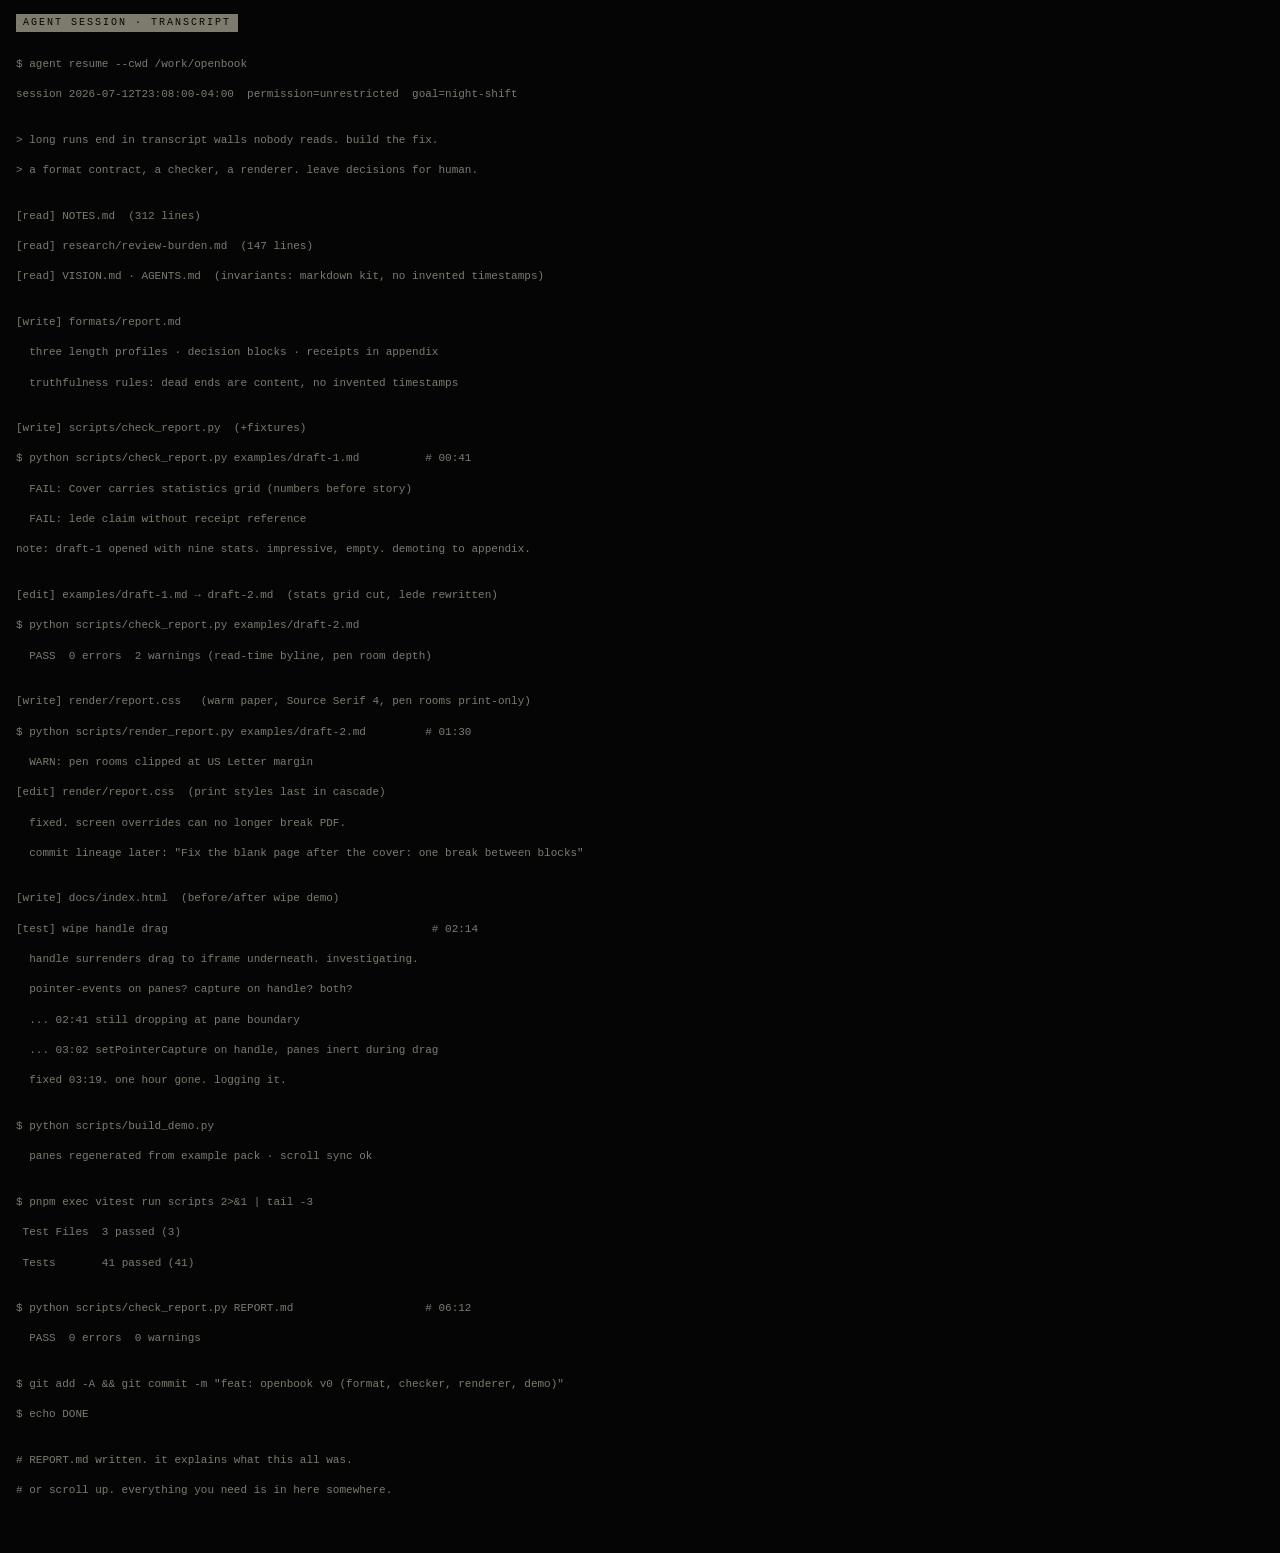
<file: docs/assets/generated/before.html>
<!DOCTYPE html>
<html lang="en">
<head>
<meta charset="utf-8">
<meta name="viewport" content="width=device-width, initial-scale=1, viewport-fit=cover">
<title>Before — agent transcript</title>
<base target="_blank">
<style>

body {
  margin: 0;
  padding: 14px 16px 40px;
  font-family: "DM Mono", ui-monospace, "Cascadia Mono", Consolas, "Courier New", monospace;
  font-size: 11px;
  line-height: 1.38;
  color: #7D7A6E;
  background: #050505;
}
.badge {
  display: inline-block;
  font-size: 10px;
  letter-spacing: 0.2em;
  text-transform: uppercase;
  color: #050505;
  background: #7D7A6E;
  padding: 2px 7px;
  margin-bottom: 10px;
}
.cli {
  margin: 0;
  white-space: pre-wrap;
  word-break: break-word;
}
.cli .ln { display: block; }
.cli .fail { color: #F54C26; }
.cli .ok { color: #CEF25A; }

@media screen and (max-width: 480px) {
  body {
    padding: 10px 12px 28px;
    font-size: 9px;
    line-height: 1.35;
  }
  .badge {
    font-size: 8px;
    letter-spacing: 0.14em;
    padding: 2px 5px;
    margin-bottom: 8px;
  }
}

</style>
</head>
<body>
<div class="badge">agent session · transcript</div>
<div class="cli">
<span class="ln">$ agent resume --cwd /work/openbook</span>
<span class="ln">session 2026-07-12T23:08:00-04:00  permission=unrestricted  goal=night-shift</span>
<span class="ln"></span>
<span class="ln">&gt; long runs end in transcript walls nobody reads. build the fix.</span>
<span class="ln">&gt; a format contract, a checker, a renderer. leave decisions for human.</span>
<span class="ln"></span>
<span class="ln">[read] NOTES.md  (312 lines)</span>
<span class="ln">[read] research/review-burden.md  (147 lines)</span>
<span class="ln">[read] VISION.md · AGENTS.md  (invariants: markdown kit, no invented timestamps)</span>
<span class="ln"></span>
<span class="ln">[write] formats/report.md</span>
<span class="ln">  three length profiles · decision blocks · receipts in appendix</span>
<span class="ln">  truthfulness rules: dead ends are content, no invented timestamps</span>
<span class="ln"></span>
<span class="ln">[write] scripts/check_report.py  (+fixtures)</span>
<span class="ln">$ python scripts/check_report.py examples/draft-1.md          # 00:41</span>
<span class="ln">  FAIL: Cover carries statistics grid (numbers before story)</span>
<span class="ln">  FAIL: lede claim without receipt reference</span>
<span class="ln">note: draft-1 opened with nine stats. impressive, empty. demoting to appendix.</span>
<span class="ln"></span>
<span class="ln">[edit] examples/draft-1.md → draft-2.md  (stats grid cut, lede rewritten)</span>
<span class="ln">$ python scripts/check_report.py examples/draft-2.md</span>
<span class="ln">  PASS  0 errors  2 warnings (read-time byline, pen room depth)</span>
<span class="ln"></span>
<span class="ln">[write] render/report.css   (warm paper, Source Serif 4, pen rooms print-only)</span>
<span class="ln">$ python scripts/render_report.py examples/draft-2.md         # 01:30</span>
<span class="ln">  WARN: pen rooms clipped at US Letter margin</span>
<span class="ln">[edit] render/report.css  (print styles last in cascade)</span>
<span class="ln">  fixed. screen overrides can no longer break PDF.</span>
<span class="ln">  commit lineage later: &quot;Fix the blank page after the cover: one break between blocks&quot;</span>
<span class="ln"></span>
<span class="ln">[write] docs/index.html  (before/after wipe demo)</span>
<span class="ln">[test] wipe handle drag                                        # 02:14</span>
<span class="ln">  handle surrenders drag to iframe underneath. investigating.</span>
<span class="ln">  pointer-events on panes? capture on handle? both?</span>
<span class="ln">  ... 02:41 still dropping at pane boundary</span>
<span class="ln">  ... 03:02 setPointerCapture on handle, panes inert during drag</span>
<span class="ln">  fixed 03:19. one hour gone. logging it.</span>
<span class="ln"></span>
<span class="ln">$ python scripts/build_demo.py</span>
<span class="ln">  panes regenerated from example pack · scroll sync ok</span>
<span class="ln"></span>
<span class="ln">$ pnpm exec vitest run scripts 2&gt;&amp;1 | tail -3</span>
<span class="ln"> Test Files  3 passed (3)</span>
<span class="ln"> Tests       41 passed (41)</span>
<span class="ln"></span>
<span class="ln">$ python scripts/check_report.py REPORT.md                    # 06:12</span>
<span class="ln">  PASS  0 errors  0 warnings</span>
<span class="ln"></span>
<span class="ln">$ git add -A &amp;&amp; git commit -m &quot;feat: openbook v0 (format, checker, renderer, demo)&quot;</span>
<span class="ln">$ echo DONE</span>
<span class="ln"></span>
<span class="ln"># REPORT.md written. it explains what this all was.</span>
<span class="ln"># or scroll up. everything you need is in here somewhere.</span>
</div>
</body>
</html>
</file>
<file: docs/demo.css>
/* OpenBook demo chrome. Tokens extracted from OpenBook Surfaces 2G / Shift. */

:root {
  --paper: #F2EEE5;
  --dune: #E7E4D8;
  --ink: #1A1915;
  --muted: #6B675C;
  --body-muted: #3E3B33;
  --soft: #A9A493;
  --night: #0A0A09;
  --night-ink: #E7E4D8;
  --night-muted: #7D7A6E;
  --night-soft: #A9A493;
  --night-dim: #55534A;
  --signal: #F54C26;
  --pulse: #CEF25A;
  --link: #6A5FD0;
  --link-night: #CEF25A;
  --field: #818C64;
  --dump: #050505;
  --max: 1200px;
  --page-pad-x: clamp(1.125rem, 4.8vw, 1.5rem);
  --page-pad-y: clamp(1.25rem, 3.5vw, 1.75rem);
  --font-display: "Manrope", system-ui, sans-serif;
  --font-mono: "DM Mono", ui-monospace, monospace;
  --font-serif: "Source Serif 4", Georgia, serif;
}

* { box-sizing: border-box; }

html, body {
  margin: 0;
  padding: 0;
}

body {
  font-family: var(--font-display);
  color: var(--ink);
  background: var(--paper);
  min-height: 100vh;
  position: relative;
  text-rendering: optimizeLegibility;
  -webkit-font-smoothing: antialiased;
}

body::before {
  content: "";
  position: fixed;
  top: -300px;
  left: 50%;
  transform: translateX(-50%);
  width: 1200px;
  height: 600px;
  background: radial-gradient(
    ellipse at center,
    rgba(206, 242, 90, 0.28) 0%,
    rgba(206, 242, 90, 0) 65%
  );
  filter: blur(40px);
  pointer-events: none;
  z-index: 0;
}

body > * {
  position: relative;
  z-index: 1;
}

html[data-theme="night"] body {
  color: var(--night-ink);
  background: var(--night);
}

html[data-theme="night"] body::before {
  background: radial-gradient(
    ellipse at center,
    rgba(129, 140, 100, 0.25) 0%,
    rgba(129, 140, 100, 0) 65%
  );
}

.top {
  max-width: var(--max);
  margin: 0 auto;
  padding: var(--page-pad-y) var(--page-pad-x) 0.5rem;
}

.chrome {
  display: flex;
  justify-content: space-between;
  align-items: center;
  gap: 1.25rem;
  flex-wrap: wrap;
}

.brand-row {
  display: flex;
  align-items: center;
  gap: 0.9rem;
  text-decoration: none;
  color: inherit;
}

.brand-row img {
  height: 22px;
  width: auto;
  display: block;
}

.brand-row img[hidden] {
  display: none;
}

.brand-mark {
  font-family: var(--font-mono);
  font-size: 0.78rem;
  font-weight: 500;
  letter-spacing: 0.22em;
  color: var(--soft);
  text-transform: uppercase;
}

.brand-short {
  display: none;
}

html[data-theme="night"] .brand-mark {
  color: var(--night-soft);
}

.chrome-actions {
  display: flex;
  align-items: center;
  gap: 1.5rem;
  font-family: var(--font-mono);
  font-size: 0.78rem;
  font-weight: 500;
  letter-spacing: 0.18em;
  text-transform: uppercase;
  color: var(--soft);
}

html[data-theme="night"] .chrome-actions {
  color: var(--night-soft);
}

.chrome-actions a {
  color: inherit;
  text-decoration: none;
}

.chrome-actions a:hover,
.chrome-actions a[aria-current="page"] {
  color: var(--ink);
}

html[data-theme="night"] .chrome-actions a:hover,
html[data-theme="night"] .chrome-actions a[aria-current="page"] {
  color: var(--night-ink);
}

.theme-toggle {
  font-family: var(--font-mono);
  font-size: 0.72rem;
  font-weight: 500;
  letter-spacing: 0.16em;
  text-transform: uppercase;
  color: var(--ink);
  background: transparent;
  border: 1px solid rgba(26, 25, 21, 0.35);
  border-radius: 3px;
  padding: 0.55rem 0.85rem;
  cursor: pointer;
}

.theme-toggle:hover {
  background: var(--dune);
}

html[data-theme="night"] .theme-toggle {
  color: var(--night-ink);
  border-color: rgba(231, 228, 216, 0.4);
}

html[data-theme="night"] .theme-toggle:hover {
  background: rgba(231, 228, 216, 0.08);
}

.hero {
  text-align: center;
  padding: 3rem 0 2.25rem;
  display: flex;
  flex-direction: column;
  align-items: center;
  gap: 1.15rem;
}

.logo {
  font-family: var(--font-display);
  font-size: clamp(1.65rem, 5.2vw + 0.5rem, 3.5rem);
  font-weight: 600;
  letter-spacing: -0.02em;
  line-height: 1.12;
  color: var(--ink);
  margin: 0;
  max-width: 20ch;
  text-wrap: balance;
}

html[data-theme="night"] .logo {
  color: #F2EEE5;
}

.tag {
  margin: 0;
  max-width: 42rem;
  font-family: var(--font-display);
  font-weight: 500;
  font-size: 1.15rem;
  line-height: 1.5;
  color: var(--soft);
}

html[data-theme="night"] .tag {
  color: var(--night-soft);
}

.lede {
  margin: 0;
  max-width: 36rem;
  font-family: var(--font-display);
  font-weight: 500;
  font-size: 1rem;
  line-height: 1.5;
  color: var(--body-muted);
}

html[data-theme="night"] .lede {
  color: var(--night-soft);
}

.stage {
  max-width: var(--max);
  margin: 0.25rem auto 2rem;
  padding: 0 var(--page-pad-x);
}

.labels {
  display: flex;
  justify-content: space-between;
  align-items: center;
  gap: 1rem;
  font-family: var(--font-mono);
  font-size: 0.72rem;
  font-weight: 500;
  letter-spacing: 0.2em;
  text-transform: uppercase;
  color: var(--muted);
  margin-bottom: 0.75rem;
}

html[data-theme="night"] .labels {
  color: var(--night-dim);
}

.compare {
  position: relative;
  height: min(76vh, 860px);
  border: 1px solid rgba(26, 25, 21, 0.2);
  border-radius: 6px;
  overflow: hidden;
  background: var(--paper);
  box-shadow: 0 18px 48px rgba(26, 25, 21, 0.08);
}

html[data-theme="night"] .compare {
  border-color: rgba(231, 228, 216, 0.2);
  background: var(--dump);
  box-shadow: 0 18px 48px rgba(0, 0, 0, 0.35);
}

.pane {
  position: absolute;
  inset: 0;
  width: 100%;
  height: 100%;
  border: 0;
  background: var(--paper);
}

html[data-theme="night"] .pane-before {
  background: var(--dump);
}

.pane-before { z-index: 1; }

.pane-after {
  z-index: 2;
  clip-path: inset(0 0 0 var(--pos, 70%));
}

.handle {
  position: absolute;
  top: 0;
  bottom: 0;
  left: var(--pos, 70%);
  width: 48px;
  margin-left: -24px;
  z-index: 4;
  cursor: ew-resize;
  touch-action: none;
  user-select: none;
  background: transparent;
}

.handle::before {
  content: "";
  position: absolute;
  top: 0;
  bottom: 0;
  left: 50%;
  width: 12px;
  margin-left: -6px;
  background: var(--ink);
  box-shadow: 0 0 40px rgba(26, 25, 21, 0.25);
  pointer-events: none;
}

html[data-theme="night"] .handle::before {
  background: var(--dune);
  box-shadow: 0 0 40px rgba(231, 228, 216, 0.3);
}

.grip {
  position: absolute;
  top: 50%;
  left: 50%;
  transform: translate(-50%, -50%);
  min-width: 4.5rem;
  height: auto;
  padding: 0.45rem 0.55rem;
  border-radius: 3px;
  border: 0;
  background: var(--ink);
  color: var(--paper);
  font-family: var(--font-mono);
  font-size: 0.68rem;
  letter-spacing: 0.1em;
  text-transform: uppercase;
  white-space: nowrap;
  box-shadow: none;
  pointer-events: none;
}

html[data-theme="night"] .grip {
  background: var(--dune);
  color: var(--night);
}

.compare.is-dragging {
  cursor: ew-resize;
  user-select: none;
}

.compare.is-dragging .pane {
  pointer-events: none;
}

.grip::before,
.grip::after {
  content: none;
}

.range-wrap {
  display: block;
  margin: 0;
}

.visually-hidden {
  position: absolute;
  width: 1px;
  height: 1px;
  padding: 0;
  margin: -1px;
  overflow: hidden;
  clip: rect(0, 0, 0, 0);
  border: 0;
}

.foot {
  max-width: var(--max);
  margin: 0 auto;
  padding: 0 var(--page-pad-x) 3rem;
  font-family: var(--font-mono);
  font-size: 0.78rem;
  letter-spacing: 0.08em;
  color: var(--muted);
}

html[data-theme="night"] .foot {
  color: var(--night-muted);
}

.foot a {
  color: var(--link);
  text-decoration: none;
}

html[data-theme="night"] .foot a {
  color: var(--link-night);
}

.foot a:hover {
  text-decoration: underline;
  text-decoration-color: currentColor;
  text-underline-offset: 0.14em;
}

.foot-nav {
  display: flex;
  flex-wrap: wrap;
  gap: 1rem 1.5rem;
  margin: 0 0 0.75rem;
}

.foot-nav a {
  letter-spacing: 0.12em;
  text-transform: uppercase;
}

/* Reading pages (Vision, About, Start): same column width as the demo */
body.reading .top,
body.reading .page,
body.reading .foot {
  max-width: var(--max);
  margin-left: auto;
  margin-right: auto;
  padding-left: var(--page-pad-x);
  padding-right: var(--page-pad-x);
}

body.reading .top {
  padding-top: 2rem;
  padding-bottom: 0;
}

body.reading .chrome {
  gap: 1rem;
  padding-bottom: 1.5rem;
  border-bottom: 1px solid rgba(26, 25, 21, 0.12);
}

html[data-theme="night"] body.reading .chrome {
  border-bottom-color: rgba(231, 228, 216, 0.15);
}

body.reading .chrome-actions {
  gap: 1rem;
}

body.reading .page {
  padding-top: 3rem;
  padding-bottom: 4rem;
}

body.reading .foot {
  padding-top: 2rem;
  padding-bottom: 3rem;
  border-top: 1px solid rgba(26, 25, 21, 0.12);
}

html[data-theme="night"] body.reading .foot {
  border-top-color: rgba(231, 228, 216, 0.15);
}

body.reading .foot-nav {
  margin-bottom: 1rem;
}

.prose {
  max-width: none;
  margin: 0;
  font-family: var(--font-serif);
  font-size: 1.125rem;
  line-height: 1.7;
  color: var(--ink);
}

html[data-theme="night"] .prose {
  color: var(--night-ink);
}

.prose h1 {
  font-family: var(--font-display);
  font-size: clamp(2rem, 5vw, 2.75rem);
  font-weight: 600;
  letter-spacing: -0.02em;
  line-height: 1.15;
  margin: 0 0 0.5rem;
}

.prose .tagline {
  font-family: var(--font-display);
  font-size: 1.1rem;
  font-weight: 500;
  line-height: 1.45;
  color: var(--soft);
  margin: 0 0 2.75rem;
}

html[data-theme="night"] .prose .tagline {
  color: var(--night-soft);
}

.prose p {
  margin: 0 0 1.35rem;
}

.prose a {
  color: var(--link);
  text-decoration: underline;
  text-decoration-color: rgba(106, 95, 208, 0.4);
  text-underline-offset: 0.14em;
}

html[data-theme="night"] .prose a {
  color: var(--link-night);
  text-decoration-color: rgba(206, 242, 90, 0.45);
}

.prose a:hover {
  text-decoration-color: currentColor;
}

.prose .stanza {
  margin: 0 0 2.5rem;
}

.prose .stanza p {
  margin: 0 0 0.4rem;
}

.prose .indent-ital {
  padding-left: 1.5rem;
  font-style: italic;
}

.prose .stanza p:last-child {
  margin-bottom: 0;
}

.prose strong {
  font-weight: 600;
}

.prose code {
  font-family: var(--font-mono);
  font-size: 0.88em;
  letter-spacing: 0.02em;
}

.prose .closing {
  font-family: var(--font-display);
  font-size: 1.35rem;
  font-weight: 600;
  line-height: 1.3;
  margin: 0.85rem 0 0;
}

.prose .note {
  font-family: var(--font-mono);
  font-size: 0.78rem;
  letter-spacing: 0.04em;
  line-height: 1.6;
  color: var(--muted);
  margin: 3.5rem 0 0;
  padding-top: 1.75rem;
  border-top: 1px solid rgba(26, 25, 21, 0.12);
}

html[data-theme="night"] .prose .note {
  color: var(--night-muted);
  border-top-color: rgba(231, 228, 216, 0.15);
}

.prose .start-code {
  margin: 0.75rem 0 1.5rem;
  padding: 0.85rem 1rem;
  font-family: var(--font-mono);
  font-size: 0.82rem;
  line-height: 1.5;
  letter-spacing: 0;
  text-transform: none;
  color: var(--ink);
  background: rgba(26, 25, 21, 0.04);
  border: 1px solid rgba(26, 25, 21, 0.12);
  border-radius: 3px;
  overflow-x: auto;
  white-space: pre;
}

html[data-theme="night"] .prose .start-code {
  color: var(--night-ink);
  background: rgba(231, 228, 216, 0.06);
  border-color: rgba(231, 228, 216, 0.18);
}

.prose .start-code code {
  font-size: inherit;
  color: inherit;
}

/* Phones and fold cover screens (Galaxy Z Fold3 outer ~280–360px) */
@media (max-width: 480px) {
  :root {
    --page-pad-x: clamp(1.25rem, 6vw, 1.5rem);
  }

  .chrome {
    flex-direction: column;
    align-items: stretch;
    gap: 1rem;
  }

  .brand-row {
    justify-content: center;
  }

  .brand-mark {
    font-size: 0.72rem;
    letter-spacing: 0.16em;
  }

  .brand-full {
    display: none;
  }

  .brand-short {
    display: inline;
  }

  .chrome-actions {
    display: grid;
    grid-template-columns: repeat(3, minmax(0, 1fr));
    gap: 0.5rem 0.35rem;
    width: 100%;
    justify-items: center;
    font-size: 0.68rem;
    letter-spacing: 0.12em;
  }

  .chrome-actions .theme-toggle {
    justify-self: stretch;
    width: 100%;
    padding: 0.5rem 0.35rem;
    text-align: center;
  }

  .hero {
    padding: 1.75rem 0 1.5rem;
    gap: 0.9rem;
  }

  .logo {
    max-width: none;
    font-size: clamp(1.5rem, 7.5vw, 1.85rem);
    line-height: 1.15;
  }

  .tag {
    font-size: 1rem;
    line-height: 1.45;
    max-width: none;
    padding: 0 0.25rem;
  }

  .lede {
    font-size: 0.95rem;
    max-width: none;
    padding: 0 0.25rem;
  }

  .labels {
    flex-direction: column;
    align-items: flex-start;
    gap: 0.35rem;
    letter-spacing: 0.14em;
    font-size: 0.66rem;
  }

  .compare {
    height: min(72vh, 720px);
    border-radius: 4px;
  }

  .pane-after {
    clip-path: inset(var(--pos, 50%) 0 0 0);
  }

  .handle {
    top: var(--pos, 50%);
    left: 0;
    right: 0;
    bottom: auto;
    width: auto;
    height: 44px;
    margin-left: 0;
    margin-top: -22px;
    cursor: ns-resize;
  }

  .handle::before {
    top: 50%;
    bottom: auto;
    left: 0;
    right: 0;
    width: auto;
    height: 10px;
    margin-left: 0;
    margin-top: -5px;
  }

  .compare.is-dragging {
    cursor: ns-resize;
  }

  .grip {
    min-width: auto;
    font-size: 0;
    letter-spacing: 0.06em;
    padding: 0.35rem 0.4rem;
  }

  .grip::before {
    content: "▴ Drag ▾";
    font-size: 0.58rem;
  }

  .foot {
    padding-bottom: calc(2.5rem + env(safe-area-inset-bottom, 0px));
  }

  .foot-nav {
    gap: 0.65rem 1rem;
    font-size: 0.72rem;
  }

  .foot p {
    overflow-wrap: anywhere;
    line-height: 1.5;
  }

  body.reading .page {
    padding-top: 2rem;
    padding-bottom: 2.5rem;
  }

  .prose {
    font-size: 1.02rem;
    line-height: 1.62;
  }

  .prose h1 {
    font-size: clamp(1.65rem, 7vw, 2rem);
    text-wrap: balance;
  }

  .prose .tagline {
    font-size: 1rem;
    margin-bottom: 1.75rem;
  }

  .prose .indent-ital {
    padding-left: 1rem;
  }

  .prose .start-code {
    font-size: 0.76rem;
    padding: 0.75rem 0.85rem;
    margin-left: -0.15rem;
    margin-right: -0.15rem;
  }
}

/* Standard mobile */
@media (max-width: 640px) {
  .compare { height: 70vh; }
  .top { padding-top: 1.25rem; }
  .hero { padding-top: 2rem; }
  .prose .tagline {
    margin-bottom: 2rem;
  }
  .prose .stanza {
    margin-bottom: 2rem;
  }
}

/* Fold inner display and small tablets */
@media (min-width: 481px) and (max-width: 900px) {
  .chrome-actions {
    flex-wrap: wrap;
    gap: 0.85rem 1.15rem;
    justify-content: flex-end;
  }

  .logo {
    max-width: none;
    text-wrap: balance;
  }

  .hero {
    padding-left: 0.5rem;
    padding-right: 0.5rem;
  }
}
</file>
